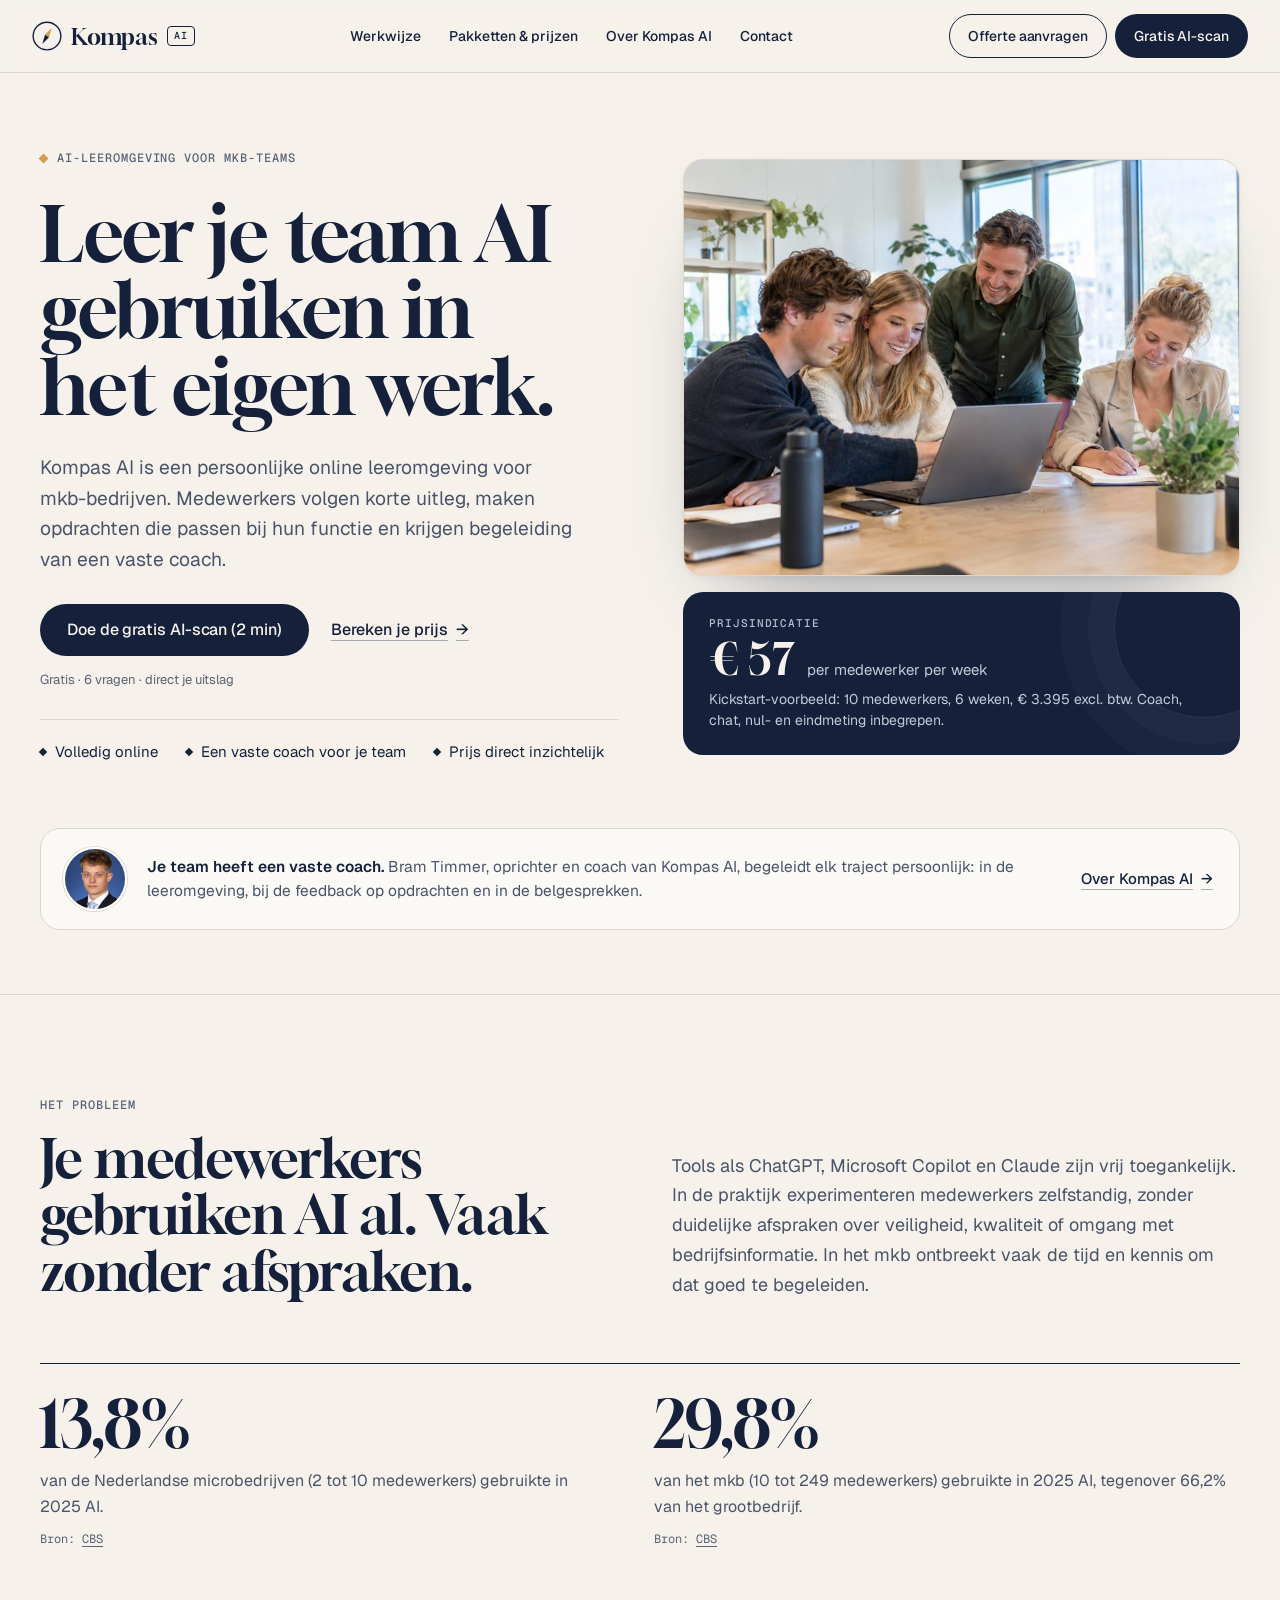
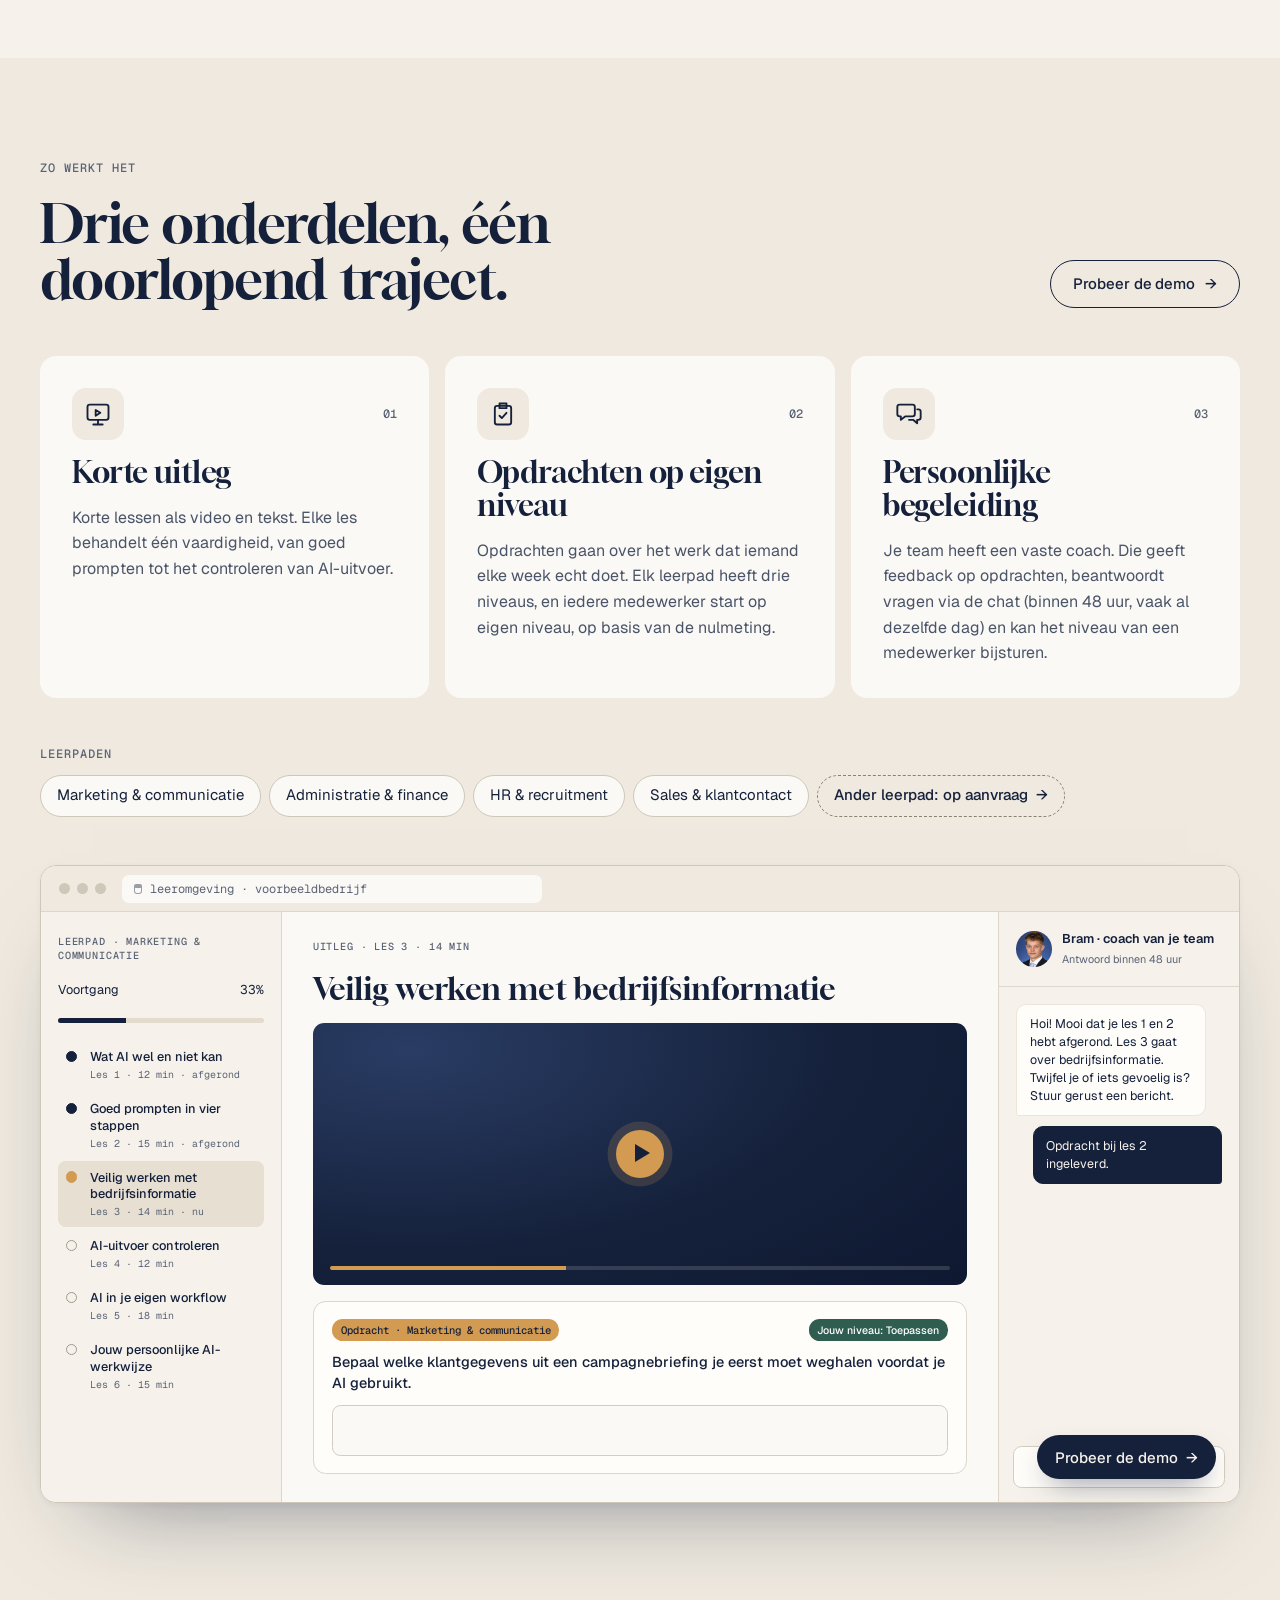
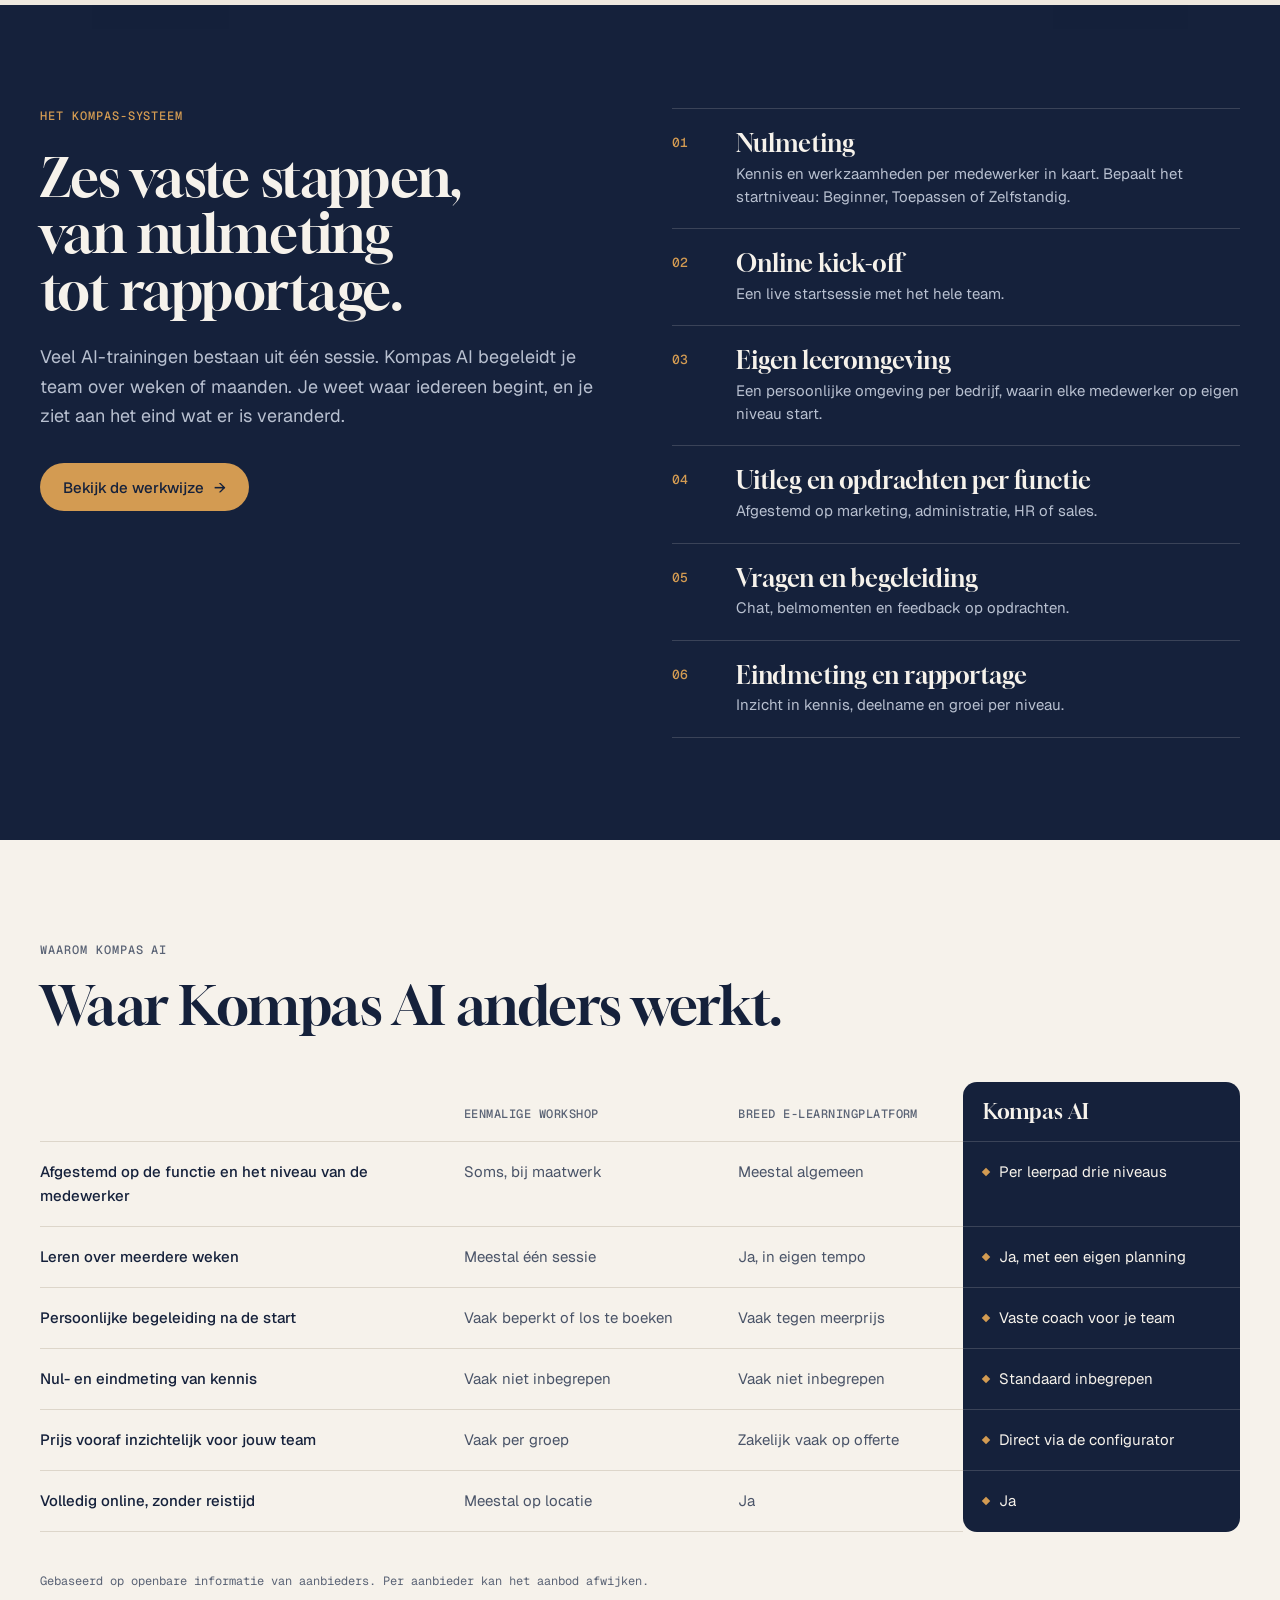
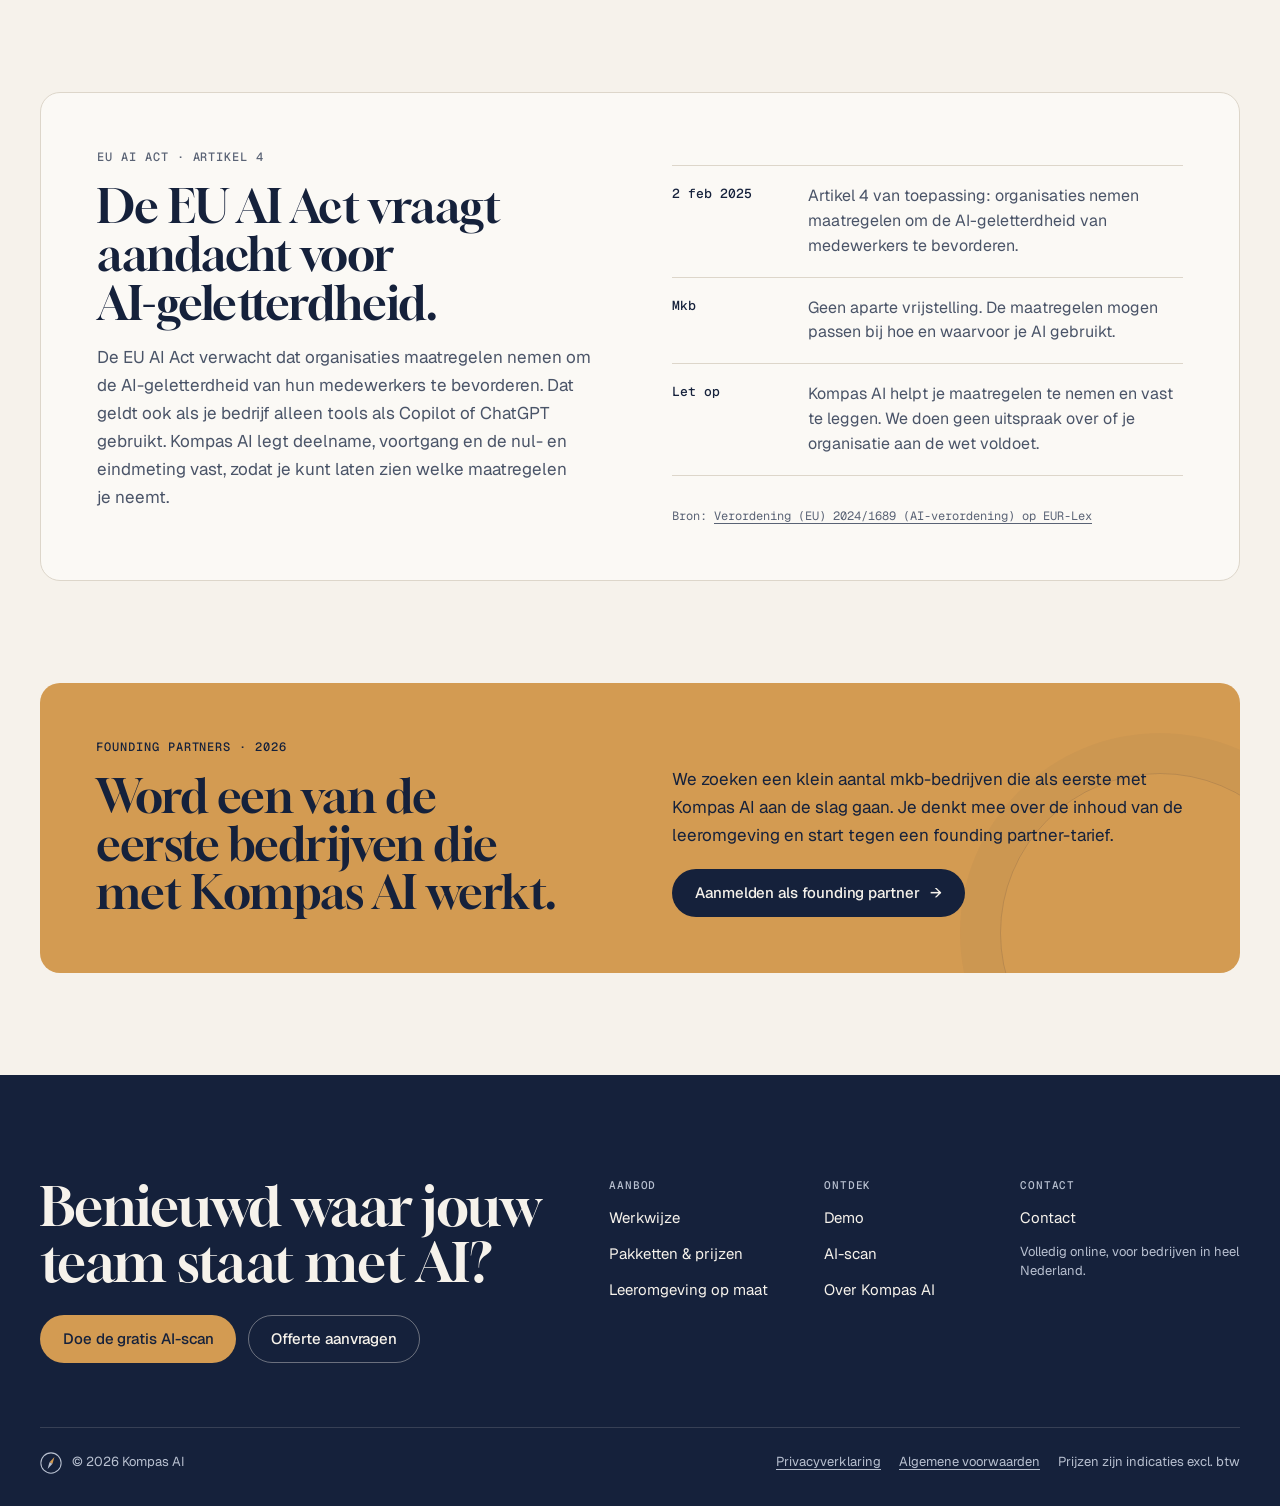
<file: index.html>
<!doctype html>
<html lang="nl">
<head>
<meta charset="utf-8">
<meta name="viewport" content="width=device-width, initial-scale=1">
<title>Kompas AI · AI-leeromgeving voor mkb-teams</title>
<meta name="description" content="Kompas AI is een persoonlijke online leeromgeving voor mkb-bedrijven. Korte uitleg, opdrachten per functie en een vaste coach. Bereken direct je prijs of doe de gratis AI-scan.">
<meta name="theme-color" content="#f6f2eb">
<link rel="icon" href="assets/img/favicon.svg" type="image/svg+xml">
<link rel="icon" href="assets/img/favicon-32.png" sizes="32x32" type="image/png">
<link rel="apple-touch-icon" href="assets/img/apple-touch-icon.png">
<meta property="og:type" content="website">
<meta property="og:locale" content="nl_NL">
<meta property="og:site_name" content="Kompas AI">
<meta property="og:title" content="Kompas AI · Leer je team AI gebruiken in het eigen werk">
<meta property="og:description" content="Persoonlijke online AI-leeromgeving voor mkb-teams: korte uitleg, opdrachten op eigen niveau en een vaste coach.">
<meta property="og:image" content="assets/img/og-image.jpg">
<meta name="twitter:card" content="summary_large_image">
<link rel="preconnect" href="https://fonts.googleapis.com">
<link rel="preconnect" href="https://fonts.gstatic.com" crossorigin>
<link rel="stylesheet" href="https://fonts.googleapis.com/css2?family=Geist:wght@400;500;600&amp;family=Geist+Mono:wght@400;500&amp;family=Gloock&amp;display=swap">
<link rel="stylesheet" href="assets/css/styles.css">
<link rel="preload" as="image" href="assets/img/team-800.jpg" imagesrcset="assets/img/team-800.jpg 800w, assets/img/team-1400.jpg 1400w" imagesizes="(min-width: 1024px) 590px, 100vw">
<script>document.documentElement.className += ' js';</script>
<script src="assets/js/config.js" defer></script>
<script src="assets/js/core.js" defer></script>
<script src="assets/js/site.js" defer></script>
<script type="application/ld+json">
{"@context":"https://schema.org","@type":"Organization","name":"Kompas AI","description":"Persoonlijke online AI-leeromgeving voor mkb-teams, met korte uitleg, opdrachten per functie en een vaste coach.","areaServed":{"@type":"Country","name":"Nederland"},"founder":{"@type":"Person","name":"Bram Timmer"}}
</script>
</head>
<body data-page="home">
<a class="skip-link" href="#main">Naar de inhoud</a>

<header class="site-header" data-header>
  <div class="header__bar">
    <a class="brand" href="index.html" aria-label="Kompas AI, naar de homepage">
      <svg class="brand__mark" viewBox="0 0 32 32" aria-hidden="true"><circle cx="16" cy="16" r="14.75" fill="none" stroke="currentColor" stroke-width="1.5"/><g transform="rotate(30 16 16)"><path d="M16 6 18.5 16h-5z" fill="#d39b52"/><path d="M13.5 16h5L16 26z" fill="currentColor"/></g></svg>
      <span class="brand__name">Kompas</span><span class="brand__tag">AI</span>
    </a>
    <nav class="nav" aria-label="Hoofdmenu">
      <a href="werkwijze.html" data-nav="werkwijze">Werkwijze</a>
      <a href="pakketten.html" data-nav="pakketten">Pakketten &amp; prijzen</a>
      <a href="over.html" data-nav="over">Over Kompas AI</a>
      <a href="contact.html" data-nav="contact">Contact</a>
    </nav>
    <div class="header__actions">
      <a class="header__login" href="#" data-login hidden>Inloggen</a>
      <a class="btn btn--outline btn--sm header__offerte" href="contact.html?type=offerte" data-cta="Offerte">Offerte aanvragen</a>
      <a class="btn btn--primary btn--sm" href="ai-scan.html" data-hide-on-scan><span class="label-lg">Gratis AI-scan</span><span class="label-sm">Gratis scan</span></a>
      <button class="menu-toggle" type="button" data-menu-toggle aria-expanded="false" aria-controls="mobiel-menu" aria-label="Menu openen"><span></span><span></span><span></span></button>
    </div>
  </div>
  <nav class="mobile-menu" id="mobiel-menu" aria-label="Hoofdmenu" hidden>
    <a class="mobile-menu__scan" href="ai-scan.html" data-nav="ai-scan">Gratis AI-scan <span class="arrow" aria-hidden="true">→</span></a>
    <a href="werkwijze.html" data-nav="werkwijze">Werkwijze</a>
    <a href="pakketten.html" data-nav="pakketten">Pakketten &amp; prijzen</a>
    <a href="over.html" data-nav="over">Over Kompas AI</a>
    <a href="contact.html" data-nav="contact">Contact</a>
    <a class="mobile-menu__offerte" href="contact.html?type=offerte" data-cta="Offerte">Offerte aanvragen</a>
    <a class="mobile-menu__login" href="#" data-login hidden>Inloggen</a>
  </nav>
</header>

<main id="main">

  <!-- Hero -->
  <section class="hero">
    <div class="container">
      <div class="hero__grid">
        <div class="hero__copy">
          <p class="eyebrow eyebrow--dot">AI-leeromgeving voor mkb-teams</p>
          <h1 class="display">Leer je team AI gebruiken in het eigen werk.</h1>
          <p class="lead">Kompas AI is een persoonlijke online leeromgeving voor mkb-bedrijven. Medewerkers volgen korte uitleg, maken opdrachten die passen bij hun functie en krijgen begeleiding van een vaste coach.</p>
          <div class="hero__ctas">
            <a class="btn btn--primary btn--lg" href="ai-scan.html">Doe de gratis AI-scan (2 min)</a>
            <a class="link-arrow" href="pakketten.html">Bereken je prijs <span class="arrow" aria-hidden="true">→</span></a>
          </div>
          <p class="hero__micro">Gratis · 6 vragen · direct je uitslag</p>
          <ul class="trust-row">
            <li>Volledig online</li>
            <li>Een vaste coach voor je team</li>
            <li>Prijs direct inzichtelijk</li>
          </ul>
        </div>
        <div class="hero__media">
          <figure class="media media--4x3 hero__photo">
            <img src="assets/img/team-800.jpg" srcset="assets/img/team-800.jpg 800w, assets/img/team-1400.jpg 1400w" sizes="(min-width: 1024px) 590px, 100vw" width="1400" height="1050" alt="Vier collega’s kijken samen naar een laptop aan een vergadertafel" fetchpriority="high">
          </figure>
          <div class="price-anchor">
            <span class="price-anchor__label">Prijsindicatie</span>
            <span class="price-anchor__amount"><span data-anchor="pw">€ 57</span> <small>per medewerker per week</small></span>
            <span class="price-anchor__note">Kickstart-voorbeeld: <span data-anchor="emp">10</span> medewerkers, <span data-anchor="weeks">6</span> weken, <span data-anchor="total">€ 3.395</span> excl. btw. Coach, chat, nul- en eindmeting inbegrepen.</span>
          </div>
        </div>
      </div>

      <div class="coach-band reveal">
        <img class="coach-band__photo" src="assets/img/bram-240.jpg" width="64" height="64" alt="Portret van Bram Timmer" loading="lazy">
        <p class="coach-band__text"><strong>Je team heeft een vaste coach.</strong> Bram Timmer, oprichter en coach van Kompas AI, begeleidt elk traject persoonlijk: in de leeromgeving, bij de feedback op opdrachten en in de belgesprekken.</p>
        <a class="link-arrow link-arrow--sm" href="over.html">Over Kompas AI <span class="arrow" aria-hidden="true">→</span></a>
      </div>
    </div>
  </section>

  <!-- Het probleem -->
  <section class="section section--line">
    <div class="container">
      <div class="split split--end reveal">
        <div class="stack-16">
          <p class="eyebrow">Het probleem</p>
          <h2 class="h2">Je medewerkers gebruiken AI al. Vaak zonder afspraken.</h2>
        </div>
        <p class="text-lg">Tools als ChatGPT, Microsoft Copilot en Claude zijn vrij toegankelijk. In de praktijk experimenteren medewerkers zelfstandig, zonder duidelijke afspraken over veiligheid, kwaliteit of omgang met bedrijfsinformatie. In het mkb ontbreekt vaak de tijd en kennis om dat goed te begeleiden.</p>
      </div>
      <div class="stats" data-stats data-stagger>
        <div class="stat">
          <div class="stat__num">13,8%</div>
          <p class="text">van de Nederlandse microbedrijven (2 tot 10 medewerkers) gebruikte in 2025 AI.</p>
          <span class="stat__src">Bron: <a href="https://www.cbs.nl/nl-nl/longread/rapportages/2026/gebruik-van-ai-technologie-door-nederlandse-microbedrijven" target="_blank" rel="noopener">CBS</a></span>
        </div>
        <div class="stat">
          <div class="stat__num">29,8%</div>
          <p class="text">van het mkb (10 tot 249 medewerkers) gebruikte in 2025 AI, tegenover 66,2% van het grootbedrijf.</p>
          <span class="stat__src">Bron: <a href="https://www.cbs.nl/nl-nl/longread/rapportages/2026/gebruik-van-ai-technologie-door-nederlandse-microbedrijven" target="_blank" rel="noopener">CBS</a></span>
        </div>
        <div class="stat" data-kvk-stat hidden>
          <div class="stat__num">7%</div>
          <p class="text">van de Nederlandse ondernemers is goed op de hoogte van de EU AI Act.</p>
          <span class="stat__src">Bron: KVK, via <span data-bind="kvkBron"></span></span>
        </div>
      </div>
    </div>
  </section>

  <!-- Zo werkt het -->
  <section class="section section--sand">
    <div class="container stack-48">
      <div class="section-head section-head--row reveal">
        <div>
          <p class="eyebrow">Zo werkt het</p>
          <h2 class="h2">Drie onderdelen, één doorlopend traject.</h2>
        </div>
        <a class="btn btn--outline" href="demo.html">Probeer de demo <span class="arrow" aria-hidden="true">→</span></a>
      </div>
      <div class="grid cols-3" data-stagger>
        <article class="card">
          <div class="card__top">
            <span class="icon-tile"><svg viewBox="0 0 24 24" fill="none" stroke="currentColor" stroke-width="1.6" stroke-linecap="round" stroke-linejoin="round" aria-hidden="true"><rect x="3" y="4" width="18" height="13" rx="2"/><path d="M10 8.5v5l4-2.5z"/><path d="M8 21h8M12 17v4"/></svg></span>
            <span class="card__num">01</span>
          </div>
          <h3 class="h3">Korte uitleg</h3>
          <p class="text">Korte lessen als video en tekst. Elke les behandelt één vaardigheid, van goed prompten tot het controleren van AI-uitvoer.</p>
        </article>
        <article class="card">
          <div class="card__top">
            <span class="icon-tile"><svg viewBox="0 0 24 24" fill="none" stroke="currentColor" stroke-width="1.6" stroke-linecap="round" stroke-linejoin="round" aria-hidden="true"><rect x="5" y="5" width="14" height="16" rx="2"/><path d="M9 3h6v4H9z"/><path d="M9 13.5l2 2 4-4.5"/></svg></span>
            <span class="card__num">02</span>
          </div>
          <h3 class="h3">Opdrachten op eigen niveau</h3>
          <p class="text">Opdrachten gaan over het werk dat iemand elke week echt doet. Elk leerpad heeft drie niveaus, en iedere medewerker start op eigen niveau, op basis van de nulmeting.</p>
        </article>
        <article class="card">
          <div class="card__top">
            <span class="icon-tile"><svg viewBox="0 0 24 24" fill="none" stroke="currentColor" stroke-width="1.6" stroke-linecap="round" stroke-linejoin="round" aria-hidden="true"><path d="M4 4h11a2 2 0 0 1 2 2v6a2 2 0 0 1-2 2H9l-4 3v-3H4a2 2 0 0 1-2-2V6a2 2 0 0 1 2-2z"/><path d="M19 8h1a2 2 0 0 1 2 2v5a2 2 0 0 1-2 2h-1v3l-3.5-3H12"/></svg></span>
            <span class="card__num">03</span>
          </div>
          <h3 class="h3">Persoonlijke begeleiding</h3>
          <p class="text">Je team heeft een vaste coach. Die geeft feedback op opdrachten, beantwoordt vragen via de chat (<span data-bind="chatReactietijd">binnen 48 uur, vaak al dezelfde dag</span>) en kan het niveau van een medewerker bijsturen.</p>
        </article>
      </div>
      <div class="stack-12 reveal">
        <span class="eyebrow">Leerpaden</span>
        <div class="chip-row" data-leerpaden="chip">
          <span class="chip" data-lp>Marketing &amp; communicatie</span>
          <span class="chip" data-lp>Administratie &amp; finance</span>
          <span class="chip" data-lp>HR &amp; recruitment</span>
          <span class="chip" data-lp>Sales &amp; klantcontact</span>
          <a class="chip chip--dashed" href="contact.html?type=leerpad-op-aanvraag" data-cta="Leerpad op aanvraag">Ander leerpad: op aanvraag <span class="arrow" aria-hidden="true">→</span></a>
        </div>
      </div>

      <a class="shot reveal" href="demo.html" aria-label="Probeer de demo van de leeromgeving">
        <div class="window" aria-hidden="true">
          <div class="window__bar"><span class="window__dots"><i></i><i></i><i></i></span><span class="window__url">leeromgeving · voorbeeldbedrijf</span></div>
          <div class="mock">
            <div class="mock__side">
              <span class="mock__label">Leerpad · Marketing &amp; communicatie</span>
              <div class="mock__prog"><span>Voortgang</span><span class="mono">33%</span></div>
              <div class="mock__track"><i></i></div>
              <ul class="mock__lessons">
                <li class="done"><span>Wat AI wel en niet kan<small>Les 1 · 12 min · afgerond</small></span></li>
                <li class="done"><span>Goed prompten in vier stappen<small>Les 2 · 15 min · afgerond</small></span></li>
                <li class="now"><span>Veilig werken met bedrijfsinformatie<small>Les 3 · 14 min · nu</small></span></li>
                <li><span>AI-uitvoer controleren<small>Les 4 · 12 min</small></span></li>
                <li><span>AI in je eigen workflow<small>Les 5 · 18 min</small></span></li>
                <li><span>Jouw persoonlijke AI-werkwijze<small>Les 6 · 15 min</small></span></li>
              </ul>
            </div>
            <div class="mock__main">
              <span class="mock__label">Uitleg · Les 3 · 14 min</span>
              <span class="mock__title">Veilig werken met bedrijfsinformatie</span>
              <div class="mock__video"><span class="mock__play"></span></div>
              <div class="mock__task">
                <div class="mock__badges"><span class="b1">Opdracht · Marketing &amp; communicatie</span><span class="b2">Jouw niveau: Toepassen</span></div>
                <p>Bepaal welke klantgegevens uit een campagnebriefing je eerst moet weghalen voordat je AI gebruikt.</p>
                <div class="mock__input"></div>
              </div>
            </div>
            <div class="mock__chat">
              <div class="mock__coach"><img src="assets/img/bram-240.jpg" alt="" width="40" height="40" loading="lazy"><span><b>Bram · coach van je team</b><small>Antwoord binnen 48 uur</small></span></div>
              <div class="mock__msgs">
                <div class="mock__msg">Hoi! Mooi dat je les 1 en 2 hebt afgerond. Les 3 gaat over bedrijfsinformatie. Twijfel je of iets gevoelig is? Stuur gerust een bericht.</div>
                <div class="mock__msg mock__msg--me">Opdracht bij les 2 ingeleverd.</div>
              </div>
              <div class="mock__send"></div>
            </div>
          </div>
        </div>
        <span class="shot__cta">Probeer de demo <span class="arrow" aria-hidden="true">→</span></span>
      </a>
    </div>
  </section>

  <!-- Het Kompas-systeem -->
  <section class="section section--ink on-ink">
    <div class="container split">
      <div class="stack-24 reveal" style="align-items:flex-start">
        <p class="eyebrow">Het Kompas-systeem</p>
        <h2 class="h2">Zes vaste stappen, van nulmeting tot rapportage.</h2>
        <p class="text-lg">Veel AI-trainingen bestaan uit één sessie. Kompas AI begeleidt je team over weken of maanden. Je weet waar iedereen begint, en je ziet aan het eind wat er is veranderd.</p>
        <a class="btn btn--accent" href="werkwijze.html" style="margin-top:8px">Bekijk de werkwijze <span class="arrow" aria-hidden="true">→</span></a>
      </div>
      <ol class="step-rows" data-stagger>
        <li><span class="step-rows__n">01</span><div><div class="step-rows__t">Nulmeting</div><div class="step-rows__d">Kennis en werkzaamheden per medewerker in kaart. Bepaalt het startniveau: Beginner, Toepassen of Zelfstandig.</div></div></li>
        <li><span class="step-rows__n">02</span><div><div class="step-rows__t">Online kick-off</div><div class="step-rows__d">Een live startsessie met het hele team.</div></div></li>
        <li><span class="step-rows__n">03</span><div><div class="step-rows__t">Eigen leeromgeving</div><div class="step-rows__d">Een persoonlijke omgeving per bedrijf, waarin elke medewerker op eigen niveau start.</div></div></li>
        <li><span class="step-rows__n">04</span><div><div class="step-rows__t">Uitleg en opdrachten per functie</div><div class="step-rows__d">Afgestemd op marketing, administratie, HR of sales.</div></div></li>
        <li><span class="step-rows__n">05</span><div><div class="step-rows__t">Vragen en begeleiding</div><div class="step-rows__d">Chat, belmomenten en feedback op opdrachten.</div></div></li>
        <li><span class="step-rows__n">06</span><div><div class="step-rows__t">Eindmeting en rapportage</div><div class="step-rows__d">Inzicht in kennis, deelname en groei per niveau.</div></div></li>
      </ol>
    </div>
  </section>

  <!-- Waarom Kompas AI -->
  <section class="section">
    <div class="container stack-40">
      <div class="section-head reveal">
        <p class="eyebrow">Waarom Kompas AI</p>
        <h2 class="h2">Waar Kompas AI anders werkt.</h2>
      </div>
      <div class="compare reveal">
        <table class="compare-table">
          <caption class="sr-only">Vergelijking van Kompas AI met een eenmalige workshop en een breed e-learningplatform</caption>
          <thead>
            <tr><td></td><th scope="col">Eenmalige workshop</th><th scope="col">Breed e-learningplatform</th><th scope="col" class="is-kompas">Kompas AI</th></tr>
          </thead>
          <tbody>
            <tr><th scope="row">Afgestemd op de functie en het niveau van de medewerker</th><td>Soms, bij maatwerk</td><td>Meestal algemeen</td><td class="is-kompas">Per leerpad drie niveaus</td></tr>
            <tr><th scope="row">Leren over meerdere weken</th><td>Meestal één sessie</td><td>Ja, in eigen tempo</td><td class="is-kompas">Ja, met een eigen planning</td></tr>
            <tr><th scope="row">Persoonlijke begeleiding na de start</th><td>Vaak beperkt of los te boeken</td><td>Vaak tegen meerprijs</td><td class="is-kompas">Vaste coach voor je team</td></tr>
            <tr><th scope="row">Nul- en eindmeting van kennis</th><td>Vaak niet inbegrepen</td><td>Vaak niet inbegrepen</td><td class="is-kompas">Standaard inbegrepen</td></tr>
            <tr><th scope="row">Prijs vooraf inzichtelijk voor jouw team</th><td>Vaak per groep</td><td>Zakelijk vaak op offerte</td><td class="is-kompas">Direct via de configurator</td></tr>
            <tr><th scope="row">Volledig online, zonder reistijd</th><td>Meestal op locatie</td><td>Ja</td><td class="is-kompas">Ja</td></tr>
          </tbody>
        </table>
        <div class="compare-cards">
          <div class="compare-card"><h3>Afgestemd op de functie en het niveau van de medewerker</h3><div class="compare-card__k"><span>Kompas AI</span><span>Per leerpad drie niveaus</span></div><div class="compare-card__o"><div><span>Eenmalige workshop</span><span>Soms, bij maatwerk</span></div><div><span>E-learningplatform</span><span>Meestal algemeen</span></div></div></div>
          <div class="compare-card"><h3>Leren over meerdere weken</h3><div class="compare-card__k"><span>Kompas AI</span><span>Ja, met een eigen planning</span></div><div class="compare-card__o"><div><span>Eenmalige workshop</span><span>Meestal één sessie</span></div><div><span>E-learningplatform</span><span>Ja, in eigen tempo</span></div></div></div>
          <div class="compare-card"><h3>Persoonlijke begeleiding na de start</h3><div class="compare-card__k"><span>Kompas AI</span><span>Vaste coach voor je team</span></div><div class="compare-card__o"><div><span>Eenmalige workshop</span><span>Vaak beperkt of los te boeken</span></div><div><span>E-learningplatform</span><span>Vaak tegen meerprijs</span></div></div></div>
          <div class="compare-card"><h3>Nul- en eindmeting van kennis</h3><div class="compare-card__k"><span>Kompas AI</span><span>Standaard inbegrepen</span></div><div class="compare-card__o"><div><span>Eenmalige workshop</span><span>Vaak niet inbegrepen</span></div><div><span>E-learningplatform</span><span>Vaak niet inbegrepen</span></div></div></div>
          <div class="compare-card"><h3>Prijs vooraf inzichtelijk voor jouw team</h3><div class="compare-card__k"><span>Kompas AI</span><span>Direct via de configurator</span></div><div class="compare-card__o"><div><span>Eenmalige workshop</span><span>Vaak per groep</span></div><div><span>E-learningplatform</span><span>Zakelijk vaak op offerte</span></div></div></div>
          <div class="compare-card"><h3>Volledig online, zonder reistijd</h3><div class="compare-card__k"><span>Kompas AI</span><span>Ja</span></div><div class="compare-card__o"><div><span>Eenmalige workshop</span><span>Meestal op locatie</span></div><div><span>E-learningplatform</span><span>Ja</span></div></div></div>
        </div>
      </div>
      <p class="mono-sm">Gebaseerd op openbare informatie van aanbieders<span data-bind="cmpDatum"></span>. Per aanbieder kan het aanbod afwijken.</p>
    </div>
  </section>

  <!-- EU AI Act — [CONTROLEER bij EUR-Lex voor publicatie] -->
  <section class="section section--flush-top">
    <div class="container">
      <div class="ai-act split reveal" data-check="[CONTROLEER bij EUR-Lex voor publicatie]">
        <div class="stack-16">
          <p class="eyebrow">EU AI Act · artikel 4</p>
          <h2 class="h2 h2--sm">De EU AI Act vraagt aandacht voor AI-geletterdheid.</h2>
          <p class="text-md">De EU AI Act verwacht dat organisaties maatregelen nemen om de AI-geletterdheid van hun medewerkers te bevorderen. Dat geldt ook als je bedrijf alleen tools als Copilot of ChatGPT gebruikt. Kompas AI legt deelname, voortgang en de nul- en eindmeting vast, zodat je kunt laten zien welke maatregelen je neemt.</p>
        </div>
        <div class="stack-16">
          <dl class="def-rows">
            <div><dt>2 feb 2025</dt><dd>Artikel 4 van toepassing: organisaties nemen maatregelen om de AI-geletterdheid van medewerkers te bevorderen.</dd></div>
            <div><dt>Mkb</dt><dd>Geen aparte vrijstelling. De maatregelen mogen passen bij hoe en waarvoor je AI gebruikt.</dd></div>
            <div><dt>Let op</dt><dd>Kompas AI helpt je maatregelen te nemen en vast te leggen. We doen geen uitspraak over of je organisatie aan de wet voldoet.</dd></div>
          </dl>
          <p class="source-link">Bron: <a href="https://eur-lex.europa.eu/eli/reg/2024/1689/oj" target="_blank" rel="noopener">Verordening (EU) 2024/1689 (AI-verordening) op EUR-Lex</a></p>
        </div>
      </div>
    </div>
  </section>

  <!-- Founding partners -->
  <section class="section section--flush-top" data-founding>
    <div class="container">
      <div class="founding split split--end reveal">
        <div class="stack-16">
          <p class="eyebrow">Founding partners · 2026</p>
          <h2 class="h2 h2--sm">Word een van de eerste bedrijven die met Kompas AI werkt.</h2>
        </div>
        <div class="stack-20" style="align-items:flex-start">
          <p class="text-md" style="color:var(--ink)">We zoeken een klein aantal mkb-bedrijven die als eerste met Kompas AI aan de slag gaan. Je denkt mee over de inhoud van de leeromgeving en start tegen een founding partner-tarief.</p>
          <a class="btn btn--primary" href="contact.html?type=founding-partner" data-cta="Founding partner">Aanmelden als founding partner <span class="arrow" aria-hidden="true">→</span></a>
        </div>
      </div>
    </div>
  </section>

</main>

<footer class="site-footer">
  <div class="container footer__inner">
    <div class="footer__top">
      <div class="footer__cta">
        <h2 class="h2">Benieuwd waar jouw team staat met AI?</h2>
        <div class="row">
          <a class="btn btn--accent" href="ai-scan.html" data-hide-on-scan>Doe de gratis AI-scan</a>
          <a class="btn btn--ghost-light" href="contact.html?type=offerte" data-cta="Offerte">Offerte aanvragen</a>
        </div>
      </div>
      <div class="footer__cols">
        <div class="footer__col"><span class="footer__head">Aanbod</span><a href="werkwijze.html">Werkwijze</a><a href="pakketten.html">Pakketten &amp; prijzen</a><a href="leeromgeving-op-maat.html">Leeromgeving op maat</a></div>
        <div class="footer__col"><span class="footer__head">Ontdek</span><a href="demo.html">Demo</a><a href="ai-scan.html">AI-scan</a><a href="over.html">Over Kompas AI</a><a href="#" data-login hidden>Inloggen</a></div>
        <div class="footer__col"><span class="footer__head">Contact</span><a href="contact.html" data-cta="Kennismaking">Contact</a><a href="#" data-email data-if="contactEmail" hidden></a><p class="footer__note">Volledig online, voor bedrijven in heel Nederland.</p></div>
      </div>
    </div>
    <div class="footer__bottom">
      <div class="footer__legal">
        <svg class="footer__mark" viewBox="0 0 32 32" aria-hidden="true"><circle cx="16" cy="16" r="14.75" fill="none" stroke="currentColor" stroke-width="1.5"/><g transform="rotate(30 16 16)"><path d="M16 6 18.5 16h-5z" fill="#d39b52"/><path d="M13.5 16h5L16 26z" fill="currentColor"/></g></svg>
        <span>© <span data-year>2026</span> Kompas AI</span><span data-bedrijfsregel hidden></span>
      </div>
      <div class="footer__links"><a href="privacy.html">Privacyverklaring</a><a href="voorwaarden.html">Algemene voorwaarden</a><span>Prijzen zijn indicaties excl. btw</span></div>
    </div>
  </div>
</footer>
<!-- Cloudflare Web Analytics --><script type='module' src='https://static.cloudflareinsights.com/beacon.min.js' data-cf-beacon='{"token": "598e565c293a40a98e3f20c729a58fe7"}'></script><!-- End Cloudflare Web Analytics -->
</body>
</html>
</file>
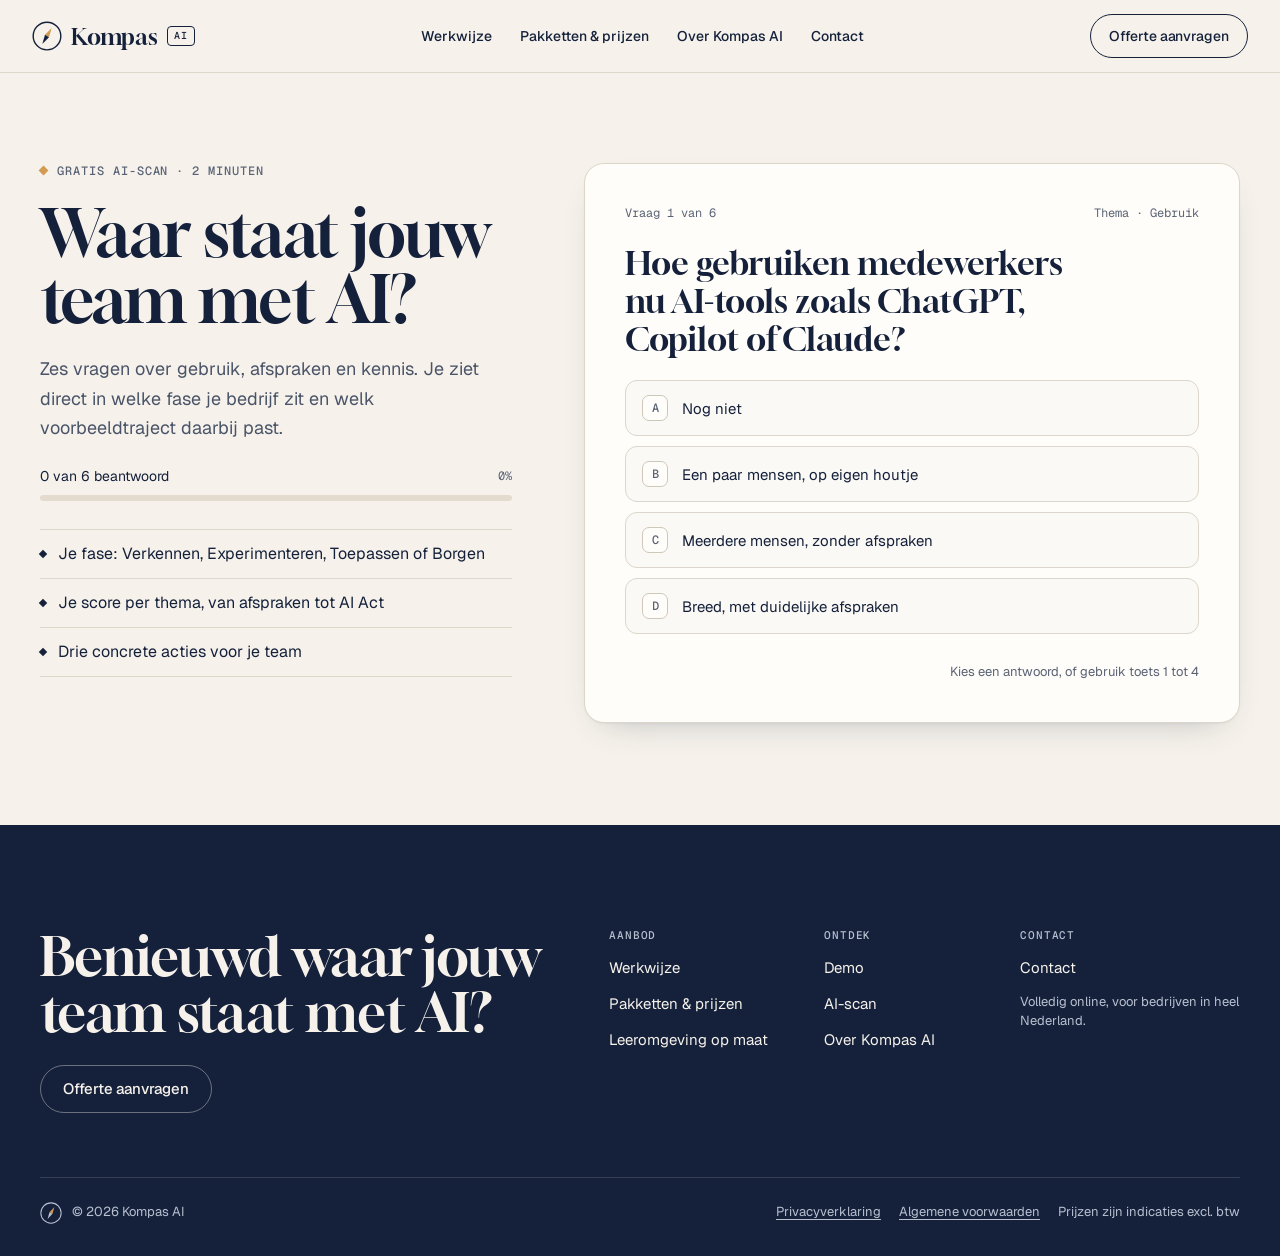
<file: ai-scan.html>
<!doctype html>
<html lang="nl">
<head>
<meta charset="utf-8">
<meta name="viewport" content="width=device-width, initial-scale=1">
<title>Gratis AI-scan · Waar staat jouw team met AI? · Kompas AI</title>
<meta name="description" content="Doe de gratis AI-scan: zes vragen over gebruik, afspraken en kennis. Je ziet direct in welke fase je bedrijf zit, je score per thema en drie concrete acties.">
<meta name="theme-color" content="#f6f2eb">
<link rel="icon" href="assets/img/favicon.svg" type="image/svg+xml">
<link rel="icon" href="assets/img/favicon-32.png" sizes="32x32" type="image/png">
<link rel="apple-touch-icon" href="assets/img/apple-touch-icon.png">
<meta property="og:type" content="website">
<meta property="og:locale" content="nl_NL">
<meta property="og:site_name" content="Kompas AI">
<meta property="og:title" content="Gratis AI-scan · Waar staat jouw team met AI?">
<meta property="og:description" content="Zes vragen, twee minuten. Direct je fase en drie concrete acties.">
<meta property="og:image" content="assets/img/og-image.jpg">
<meta name="twitter:card" content="summary_large_image">
<link rel="preconnect" href="https://fonts.googleapis.com">
<link rel="preconnect" href="https://fonts.gstatic.com" crossorigin>
<link rel="stylesheet" href="https://fonts.googleapis.com/css2?family=Geist:wght@400;500;600&amp;family=Geist+Mono:wght@400;500&amp;family=Gloock&amp;display=swap">
<link rel="stylesheet" href="assets/css/styles.css">
<script>document.documentElement.className += ' js';</script>
<script src="assets/js/config.js" defer></script>
<script src="assets/js/core.js" defer></script>
<script src="assets/js/site.js" defer></script>
<script src="assets/js/forms.js" defer></script>
<script src="assets/js/scan.js" defer></script>
</head>
<body data-page="ai-scan">
<a class="skip-link" href="#main">Naar de inhoud</a>

<header class="site-header" data-header>
  <div class="header__bar">
    <a class="brand" href="index.html" aria-label="Kompas AI, naar de homepage">
      <svg class="brand__mark" viewBox="0 0 32 32" aria-hidden="true"><circle cx="16" cy="16" r="14.75" fill="none" stroke="currentColor" stroke-width="1.5"/><g transform="rotate(30 16 16)"><path d="M16 6 18.5 16h-5z" fill="#d39b52"/><path d="M13.5 16h5L16 26z" fill="currentColor"/></g></svg>
      <span class="brand__name">Kompas</span><span class="brand__tag">AI</span>
    </a>
    <nav class="nav" aria-label="Hoofdmenu">
      <a href="werkwijze.html" data-nav="werkwijze">Werkwijze</a>
      <a href="pakketten.html" data-nav="pakketten">Pakketten &amp; prijzen</a>
      <a href="over.html" data-nav="over">Over Kompas AI</a>
      <a href="contact.html" data-nav="contact">Contact</a>
    </nav>
    <div class="header__actions">
      <a class="header__login" href="#" data-login hidden>Inloggen</a>
      <a class="btn btn--outline btn--sm header__offerte" href="contact.html?type=offerte" data-cta="Offerte">Offerte aanvragen</a>
      <a class="btn btn--primary btn--sm" href="ai-scan.html" data-hide-on-scan><span class="label-lg">Gratis AI-scan</span><span class="label-sm">Gratis scan</span></a>
      <button class="menu-toggle" type="button" data-menu-toggle aria-expanded="false" aria-controls="mobiel-menu" aria-label="Menu openen"><span></span><span></span><span></span></button>
    </div>
  </div>
  <nav class="mobile-menu" id="mobiel-menu" aria-label="Hoofdmenu" hidden>
    <a class="mobile-menu__scan" href="ai-scan.html" data-nav="ai-scan">Gratis AI-scan <span class="arrow" aria-hidden="true">→</span></a>
    <a href="werkwijze.html" data-nav="werkwijze">Werkwijze</a>
    <a href="pakketten.html" data-nav="pakketten">Pakketten &amp; prijzen</a>
    <a href="over.html" data-nav="over">Over Kompas AI</a>
    <a href="contact.html" data-nav="contact">Contact</a>
    <a class="mobile-menu__offerte" href="contact.html?type=offerte" data-cta="Offerte">Offerte aanvragen</a>
    <a class="mobile-menu__login" href="#" data-login hidden>Inloggen</a>
  </nav>
</header>

<main id="main">
  <section class="container scan">
    <div class="scan__intro">
      <p class="eyebrow eyebrow--dot">Gratis AI-scan · 2 minuten</p>
      <h1 class="title title--md">Waar staat jouw team met AI?</h1>
      <p class="text-lg">Zes vragen over gebruik, afspraken en kennis. Je ziet direct in welke fase je bedrijf zit en welk voorbeeldtraject daarbij past.</p>
      <div class="stack-8">
        <div class="row" style="justify-content:space-between;font-size:14px"><span><span data-scan-count>0</span> van 6 beantwoord</span><span class="mono-sm" data-scan-pct>0%</span></div>
        <div class="progress progress--gold"><i data-scan-bar style="width:0"></i></div>
      </div>
      <ul class="check-list" style="margin-top:6px">
        <li>Je fase: Verkennen, Experimenteren, Toepassen of Borgen</li>
        <li>Je score per thema, van afspraken tot AI Act</li>
        <li>Drie concrete acties voor je team</li>
      </ul>
    </div>

    <div aria-live="polite">
      <div class="scan__card" data-scan>
        <noscript><p class="text">Zet JavaScript aan om de AI-scan te doen. Je kunt ook direct <a href="contact.html">contact opnemen</a>.</p></noscript>
      </div>
      <div data-scan-result hidden></div>
    </div>
  </section>
</main>

<footer class="site-footer">
  <div class="container footer__inner">
    <div class="footer__top">
      <div class="footer__cta">
        <h2 class="h2">Benieuwd waar jouw team staat met AI?</h2>
        <div class="row">
          <a class="btn btn--accent" href="ai-scan.html" data-hide-on-scan>Doe de gratis AI-scan</a>
          <a class="btn btn--ghost-light" href="contact.html?type=offerte" data-cta="Offerte">Offerte aanvragen</a>
        </div>
      </div>
      <div class="footer__cols">
        <div class="footer__col"><span class="footer__head">Aanbod</span><a href="werkwijze.html">Werkwijze</a><a href="pakketten.html">Pakketten &amp; prijzen</a><a href="leeromgeving-op-maat.html">Leeromgeving op maat</a></div>
        <div class="footer__col"><span class="footer__head">Ontdek</span><a href="demo.html">Demo</a><a href="ai-scan.html">AI-scan</a><a href="over.html">Over Kompas AI</a><a href="#" data-login hidden>Inloggen</a></div>
        <div class="footer__col"><span class="footer__head">Contact</span><a href="contact.html" data-cta="Kennismaking">Contact</a><a href="#" data-email data-if="contactEmail" hidden></a><p class="footer__note">Volledig online, voor bedrijven in heel Nederland.</p></div>
      </div>
    </div>
    <div class="footer__bottom">
      <div class="footer__legal">
        <svg class="footer__mark" viewBox="0 0 32 32" aria-hidden="true"><circle cx="16" cy="16" r="14.75" fill="none" stroke="currentColor" stroke-width="1.5"/><g transform="rotate(30 16 16)"><path d="M16 6 18.5 16h-5z" fill="#d39b52"/><path d="M13.5 16h5L16 26z" fill="currentColor"/></g></svg>
        <span>© <span data-year>2026</span> Kompas AI</span><span data-bedrijfsregel hidden></span>
      </div>
      <div class="footer__links"><a href="privacy.html">Privacyverklaring</a><a href="voorwaarden.html">Algemene voorwaarden</a><span>Prijzen zijn indicaties excl. btw</span></div>
    </div>
  </div>
</footer>
<!-- Cloudflare Web Analytics --><script type='module' src='https://static.cloudflareinsights.com/beacon.min.js' data-cf-beacon='{"token": "598e565c293a40a98e3f20c729a58fe7"}'></script><!-- End Cloudflare Web Analytics -->
</body>
</html>
</file>
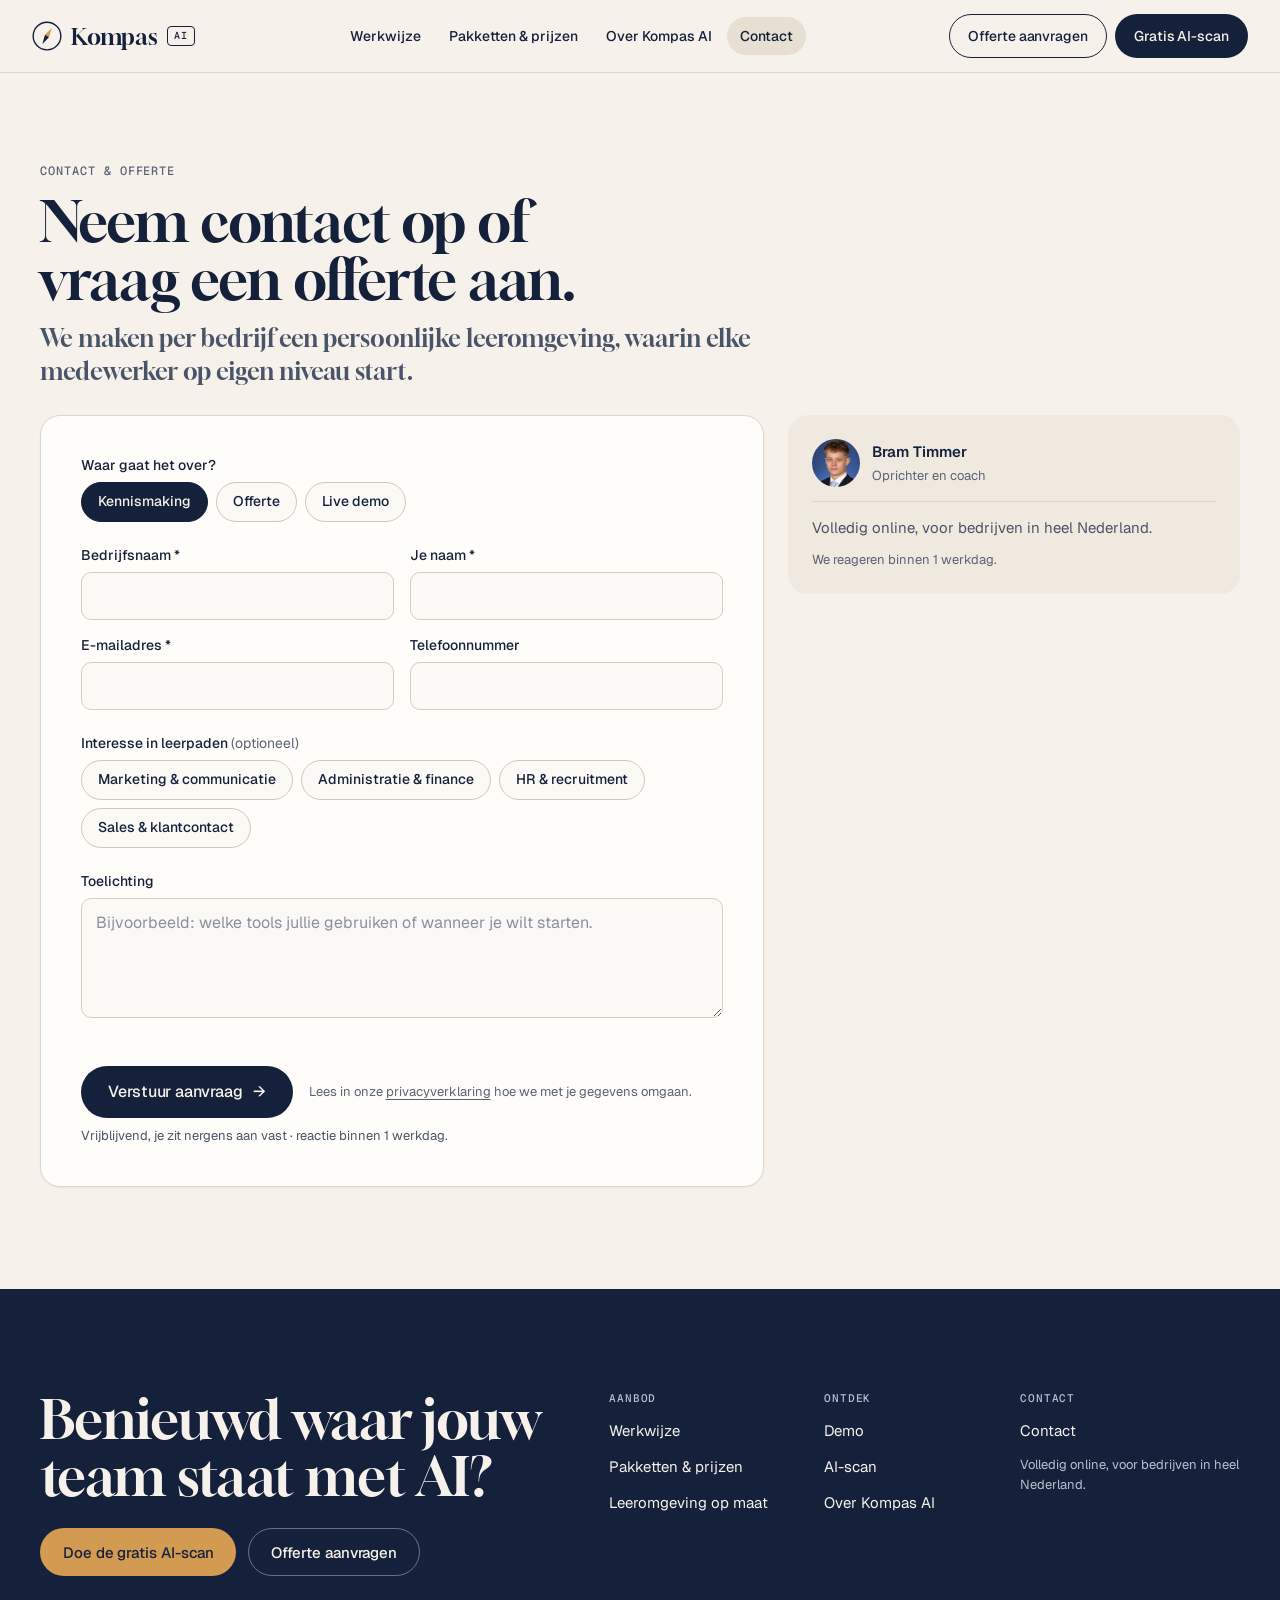
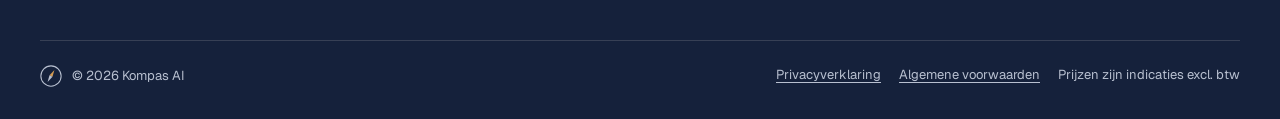
<file: contact.html>
<!doctype html>
<html lang="nl">
<head>
<meta charset="utf-8">
<meta name="viewport" content="width=device-width, initial-scale=1">
<title>Contact en offerte · Kompas AI</title>
<meta name="description" content="Neem contact op met Kompas AI of vraag een vrijblijvende offerte aan. Je configuratie en planning gaan direct mee met je aanvraag.">
<meta name="theme-color" content="#f6f2eb">
<link rel="icon" href="assets/img/favicon.svg" type="image/svg+xml">
<link rel="icon" href="assets/img/favicon-32.png" sizes="32x32" type="image/png">
<link rel="apple-touch-icon" href="assets/img/apple-touch-icon.png">
<meta property="og:type" content="website">
<meta property="og:locale" content="nl_NL">
<meta property="og:site_name" content="Kompas AI">
<meta property="og:title" content="Contact en offerte · Kompas AI">
<meta property="og:description" content="Neem contact op of vraag een offerte aan.">
<meta property="og:image" content="assets/img/og-image.jpg">
<meta name="twitter:card" content="summary_large_image">
<link rel="preconnect" href="https://fonts.googleapis.com">
<link rel="preconnect" href="https://fonts.gstatic.com" crossorigin>
<link rel="stylesheet" href="https://fonts.googleapis.com/css2?family=Geist:wght@400;500;600&amp;family=Geist+Mono:wght@400;500&amp;family=Gloock&amp;display=swap">
<link rel="stylesheet" href="assets/css/styles.css">
<script>document.documentElement.className += ' js';</script>
<script src="assets/js/config.js" defer></script>
<script src="assets/js/core.js" defer></script>
<script src="assets/js/site.js" defer></script>
<script src="assets/js/planner.js" defer></script>
<script src="assets/js/forms.js" defer></script>
<script src="assets/js/contact.js" defer></script>
</head>
<body data-page="contact">
<a class="skip-link" href="#main">Naar de inhoud</a>

<header class="site-header" data-header>
  <div class="header__bar">
    <a class="brand" href="index.html" aria-label="Kompas AI, naar de homepage">
      <svg class="brand__mark" viewBox="0 0 32 32" aria-hidden="true"><circle cx="16" cy="16" r="14.75" fill="none" stroke="currentColor" stroke-width="1.5"/><g transform="rotate(30 16 16)"><path d="M16 6 18.5 16h-5z" fill="#d39b52"/><path d="M13.5 16h5L16 26z" fill="currentColor"/></g></svg>
      <span class="brand__name">Kompas</span><span class="brand__tag">AI</span>
    </a>
    <nav class="nav" aria-label="Hoofdmenu">
      <a href="werkwijze.html" data-nav="werkwijze">Werkwijze</a>
      <a href="pakketten.html" data-nav="pakketten">Pakketten &amp; prijzen</a>
      <a href="over.html" data-nav="over">Over Kompas AI</a>
      <a href="contact.html" data-nav="contact">Contact</a>
    </nav>
    <div class="header__actions">
      <a class="header__login" href="#" data-login hidden>Inloggen</a>
      <a class="btn btn--outline btn--sm header__offerte" href="contact.html?type=offerte" data-cta="Offerte">Offerte aanvragen</a>
      <a class="btn btn--primary btn--sm" href="ai-scan.html" data-hide-on-scan><span class="label-lg">Gratis AI-scan</span><span class="label-sm">Gratis scan</span></a>
      <button class="menu-toggle" type="button" data-menu-toggle aria-expanded="false" aria-controls="mobiel-menu" aria-label="Menu openen"><span></span><span></span><span></span></button>
    </div>
  </div>
  <nav class="mobile-menu" id="mobiel-menu" aria-label="Hoofdmenu" hidden>
    <a class="mobile-menu__scan" href="ai-scan.html" data-nav="ai-scan">Gratis AI-scan <span class="arrow" aria-hidden="true">→</span></a>
    <a href="werkwijze.html" data-nav="werkwijze">Werkwijze</a>
    <a href="pakketten.html" data-nav="pakketten">Pakketten &amp; prijzen</a>
    <a href="over.html" data-nav="over">Over Kompas AI</a>
    <a href="contact.html" data-nav="contact">Contact</a>
    <a class="mobile-menu__offerte" href="contact.html?type=offerte" data-cta="Offerte">Offerte aanvragen</a>
    <a class="mobile-menu__login" href="#" data-login hidden>Inloggen</a>
  </nav>
</header>

<main id="main">
  <!-- Formulier -->
  <div data-view="form">
    <section class="container page-head" style="padding-bottom:28px;gap:14px">
      <p class="eyebrow">Contact &amp; offerte</p>
      <h1 class="title" id="form-titel" style="font-size:clamp(36px,4.4vw,60px);max-width:900px">Neem contact op of vraag een offerte aan.</h1>
      <p class="serif-lead" style="max-width:760px">We maken per bedrijf een persoonlijke leeromgeving, waarin elke medewerker op eigen niveau start.</p>
    </section>

    <div class="container contact-layout">
      <div class="stack-16" style="min-width:0">
        <form class="form-card" id="aanvraag" novalidate aria-labelledby="form-titel">
          <span class="test-notice" data-show="testMode" hidden>Testmodus: dit formulier verstuurt nog niets</span>
          <div class="stack-8" role="group" aria-labelledby="type-label">
            <span class="field-label" id="type-label">Waar gaat het over?</span>
            <div class="chip-row" data-list="formTypes"></div>
          </div>
          <div class="form-grid">
            <div class="field">
              <label class="field__label" for="f-bedrijf">Bedrijfsnaam *</label>
              <input class="input" id="f-bedrijf" name="bedrijf" type="text" autocomplete="organization" aria-required="true" data-attr="aria-invalid:ai.bedrijf;aria-describedby:ad.bedrijf">
              <span class="field__error" id="f-bedrijf-fout" data-show="err.bedrijf" hidden>Vul de bedrijfsnaam in.</span>
            </div>
            <div class="field">
              <label class="field__label" for="f-naam">Je naam *</label>
              <input class="input" id="f-naam" name="naam" type="text" autocomplete="name" aria-required="true" data-attr="aria-invalid:ai.naam;aria-describedby:ad.naam">
              <span class="field__error" id="f-naam-fout" data-show="err.naam" hidden>Vul je naam in.</span>
            </div>
            <div class="field">
              <label class="field__label" for="f-email">E-mailadres *</label>
              <input class="input" id="f-email" name="email" type="email" autocomplete="email" aria-required="true" data-attr="aria-invalid:ai.email;aria-describedby:ad.email">
              <span class="field__error" id="f-email-fout" data-show="err.email" hidden>Vul een geldig e-mailadres in, bijvoorbeeld naam@bedrijf.nl.</span>
            </div>
            <div class="field">
              <label class="field__label" for="f-telefoon">Telefoonnummer</label>
              <input class="input" id="f-telefoon" name="telefoon" type="tel" autocomplete="tel">
            </div>
          </div>

          <div class="stack-8" role="group" aria-labelledby="lp-label" data-show="isB" hidden>
            <span class="field-label" id="lp-label">Voor welke leerpaden?</span>
            <div class="chip-row" data-list="lpChips"></div>
            <span class="field__hint">Gekoppeld aan je configuratie. We verdelen de medewerkers automatisch; het aantal per leerpad pas je aan bij Pakketten &amp; prijzen.</span>
          </div>
          <div class="field" data-show="anderField" hidden>
            <label class="field__label" for="f-ander">Ander leerpad: welke functie of afdeling?</label>
            <input class="input" id="f-ander" type="text" placeholder="Bijvoorbeeld: klantenservice">
          </div>
          <div class="stack-8" role="group" aria-labelledby="lpi-label" data-show="isA">
            <span class="field-label" id="lpi-label">Interesse in leerpaden <span style="font-weight:400;color:var(--text-3)">(optioneel)</span></span>
            <div class="chip-row" data-list="lpiChips"></div>
          </div>

          <div class="field">
            <label class="field__label" for="f-bericht">Toelichting</label>
            <textarea class="textarea" id="f-bericht" name="bericht" placeholder="Bijvoorbeeld: welke tools jullie gebruiken of wanneer je wilt starten."></textarea>
          </div>
          <label class="checkbox" data-show="showCfgOpt" hidden>
            <input type="checkbox" id="f-config">
            <span class="checkbox__box" aria-hidden="true"><svg viewBox="0 0 12 12"><path d="M2.5 6.2 5 8.6l4.5-5" fill="none" stroke="currentColor" stroke-width="1.8" stroke-linecap="round" stroke-linejoin="round"/></svg></span>
            Stuur mijn configuratie mee
          </label>
          <p class="text-sm" data-show="isB" hidden>Je configuratie en planning gaan mee met deze aanvraag.</p>
          <div class="hp" aria-hidden="true"><label>Laat dit veld leeg <input type="text" id="f-website" tabindex="-1" autocomplete="off"></label></div>
          <div aria-live="polite" class="stack-8">
            <div class="notice notice--error" data-show="hasErrors" hidden>Controleer de gemarkeerde velden.</div>
            <div class="notice notice--error" data-show="sendError" hidden data-text="sendError"></div>
          </div>
          <div class="submit-row">
            <button type="submit" class="btn btn--primary btn--lg" data-attr="disabled:sending"><span data-text="submitLabel">Verstuur aanvraag</span> <span class="arrow" aria-hidden="true">→</span></button>
            <span class="text-xs">Lees in onze <a href="privacy.html">privacyverklaring</a> hoe we met je gegevens omgaan.</span>
            <span class="text-xs" style="flex-basis:100%;order:3;color:var(--text-2)" data-bind="vrijblijvend">Vrijblijvend, je zit nergens aan vast · reactie binnen 1 werkdag.</span>
          </div>
        </form>

        <section class="summary" data-show="isB" hidden aria-labelledby="cfg-titel">
          <div class="summary__head">
            <h2 class="h4" id="cfg-titel">Jouw configuratie</h2>
            <a class="btn btn--gold-line btn--xxs" href="pakketten.html#configurator">Pas aan</a>
          </div>
          <dl class="kv" data-list="summaryRows"></dl>
          <div class="total" style="flex-direction:row;flex-wrap:wrap;justify-content:space-between;align-items:flex-end;gap:12px">
            <div class="stack" style="gap:2px">
              <span class="total__label">Indicatie, excl. btw</span>
              <span class="total__amount total__amount--sm" data-text="totalFmt"></span>
              <span class="total__pp"><span data-text="perEmpFmt"></span> per medewerker<span data-show="cfg.ander.on" hidden> · exclusief leerpaden op aanvraag</span></span>
            </div>
            <button type="button" class="btn btn--ghost-light btn--xs" data-action="togglePlan" aria-controls="volledige-planning" data-attr="aria-expanded:planExp" data-text="planLabel">Bekijk volledige planning</button>
          </div>
          <span class="total__note" data-show="groot" hidden>Groot voorstel: bij deze omvang stemmen we de begeleiding en planning eerst met je af.</span>
        </section>
        <div class="cfg-panel" style="padding:clamp(18px,3vw,28px)" id="volledige-planning" data-show="showPlan" hidden><div data-planner="form"></div></div>
      </div>

      <aside class="contact-aside" aria-label="Direct contact">
        <div class="contact-aside__photo">
          <img src="assets/img/bram-240.jpg" alt="" width="48" height="48" loading="lazy">
          <div class="stack" style="gap:2px"><b style="font-weight:600">Bram Timmer</b><span class="text-xs">Oprichter en coach</span></div>
        </div>
        <span class="eyebrow" style="font-size:11px" data-if="contactEmail" hidden>Direct contact</span>
        <a href="#" data-email data-if="contactEmail" hidden></a>
        <span class="text" style="font-size:15px">Volledig online, voor bedrijven in heel Nederland.</span>
        <span class="text-xs" data-if="contactReactietijd">We reageren <span data-bind="contactReactietijd">binnen 1 werkdag</span>.</span>
      </aside>
    </div>
  </div>

  <!-- Bevestiging -->
  <section class="container stack-48" data-view="sent" hidden style="max-width:1180px;padding-block:clamp(56px,7vw,96px) clamp(64px,8vw,112px)">
    <div class="stack-16" style="align-items:flex-start">
      <span class="confirm-icon" aria-hidden="true"><span></span></span>
      <span class="eyebrow">Aanvraag · <span data-text="sent.type"></span></span>
      <h1 class="title title--md" id="bedankt-titel" tabindex="-1" style="outline:none">Bedankt, <span data-text="sent.naam"></span>.</h1>
      <p class="text-lg" style="max-width:720px">We hebben de aanvraag voor <span data-text="sent.bedrijf"></span> ontvangen.</p>
      <span class="test-notice" data-show="sent.test" hidden>Testmodus: er is niets verstuurd. Zo ziet de bevestiging eruit.</span>
    </div>

    <div class="stack-16" data-show="sentA" hidden style="padding-top:28px;border-top:1px solid var(--ink)">
      <h2 class="h2" style="font-size:clamp(28px,3.2vw,40px)">We nemen contact op om een moment te plannen.</h2>
      <p class="text" data-if="contactReactietijd">We nemen <span data-bind="contactReactietijd">binnen 1 werkdag</span> contact met je op.</p>
      <p class="text" data-show="sent.cfgSent" hidden>Je configuratie is meegestuurd.</p>
      <button type="button" class="btn btn--soft btn--sm" style="align-self:flex-start" data-action="newForm">Nieuwe aanvraag</button>
    </div>

    <div class="stack-20" data-show="sentB" hidden>
      <h2 class="h2" style="font-size:clamp(30px,3.4vw,44px)">Dit maken we voor jullie</h2>
      <div class="grid cols-2">
        <div class="card card--ink" style="padding:28px;gap:10px"><span class="mono-sm" style="color:var(--gold);font-weight:500">01 · PER BEDRIJF</span><span class="h4" style="line-height:1.2">Een eigen, persoonlijke leeromgeving</span><span class="text" style="font-size:15px">Ingericht op jullie tools, functies, leerpaden en afspraken. Leerpaden: <span data-text="lpSummary"></span>.</span></div>
        <div class="card card--line" style="padding:28px;gap:10px"><span class="mono-sm" style="font-weight:500">02 · PER MEDEWERKER</span><span class="h4" style="line-height:1.2">Een start op eigen niveau</span><span class="text" style="font-size:15px">Op basis van de nulmeting start iedere medewerker als Beginner, Toepassen of Zelfstandig. Opdrachten en tempo sluiten daarop aan.</span></div>
      </div>
      <div class="cfg-panel" style="padding:clamp(18px,3vw,32px);gap:18px;display:flex;flex-direction:column">
        <div class="row" style="justify-content:space-between;align-items:flex-end">
          <div class="stack" style="gap:6px"><span class="mono-sm" style="font-weight:500">03 · DE PLANNING</span><span class="h4" style="line-height:1.2">Zoals jullie die hebben ingesteld</span></div>
          <a class="btn btn--outline btn--sm" href="pakketten.html#configurator">Pas aan en verstuur opnieuw</a>
        </div>
        <div data-planner="sent"></div>
        <div class="row" style="justify-content:space-between;padding-top:14px;border-top:1px solid var(--line-3);font-size:14px;color:var(--text-2)">
          <span><span data-text="emp"></span> medewerkers · <span data-text="werkdagen"></span> werkdagen · <span data-text="leren"></span></span>
          <span style="font:400 24px var(--font-serif);color:var(--ink)"><span data-text="totalFmt"></span> <span style="font:400 13px var(--font-sans);color:var(--text-3)">indicatie excl. btw</span></span>
        </div>
      </div>
      <div class="stack-16" style="margin-top:28px">
        <h2 class="h2" style="font-size:clamp(26px,3vw,36px)">Zo gaat het verder</h2>
        <p class="text" data-if="contactReactietijd">We nemen <span data-bind="contactReactietijd">binnen 1 werkdag</span> contact met je op.</p>
        <ol class="next-steps">
          <li><span>01</span><span>Een online intakegesprek van ongeveer 30 minuten.</span></li>
          <li><span>02</span><span>Daarna een definitieve offerte op basis van jullie traject.</span></li>
        </ol>
        <button type="button" class="btn btn--soft btn--sm" style="align-self:flex-start" data-action="newForm">Nieuwe aanvraag</button>
      </div>
    </div>
  </section>
</main>

<footer class="site-footer">
  <div class="container footer__inner">
    <div class="footer__top">
      <div class="footer__cta">
        <h2 class="h2">Benieuwd waar jouw team staat met AI?</h2>
        <div class="row">
          <a class="btn btn--accent" href="ai-scan.html" data-hide-on-scan>Doe de gratis AI-scan</a>
          <a class="btn btn--ghost-light" href="contact.html?type=offerte" data-cta="Offerte">Offerte aanvragen</a>
        </div>
      </div>
      <div class="footer__cols">
        <div class="footer__col"><span class="footer__head">Aanbod</span><a href="werkwijze.html">Werkwijze</a><a href="pakketten.html">Pakketten &amp; prijzen</a><a href="leeromgeving-op-maat.html">Leeromgeving op maat</a></div>
        <div class="footer__col"><span class="footer__head">Ontdek</span><a href="demo.html">Demo</a><a href="ai-scan.html">AI-scan</a><a href="over.html">Over Kompas AI</a><a href="#" data-login hidden>Inloggen</a></div>
        <div class="footer__col"><span class="footer__head">Contact</span><a href="contact.html" data-cta="Kennismaking">Contact</a><a href="#" data-email data-if="contactEmail" hidden></a><p class="footer__note">Volledig online, voor bedrijven in heel Nederland.</p></div>
      </div>
    </div>
    <div class="footer__bottom">
      <div class="footer__legal">
        <svg class="footer__mark" viewBox="0 0 32 32" aria-hidden="true"><circle cx="16" cy="16" r="14.75" fill="none" stroke="currentColor" stroke-width="1.5"/><g transform="rotate(30 16 16)"><path d="M16 6 18.5 16h-5z" fill="#d39b52"/><path d="M13.5 16h5L16 26z" fill="currentColor"/></g></svg>
        <span>© <span data-year>2026</span> Kompas AI</span><span data-bedrijfsregel hidden></span>
      </div>
      <div class="footer__links"><a href="privacy.html">Privacyverklaring</a><a href="voorwaarden.html">Algemene voorwaarden</a><span>Prijzen zijn indicaties excl. btw</span></div>
    </div>
  </div>
</footer>
<!-- Cloudflare Web Analytics --><script type='module' src='https://static.cloudflareinsights.com/beacon.min.js' data-cf-beacon='{"token": "598e565c293a40a98e3f20c729a58fe7"}'></script><!-- End Cloudflare Web Analytics -->
</body>
</html>
</file>
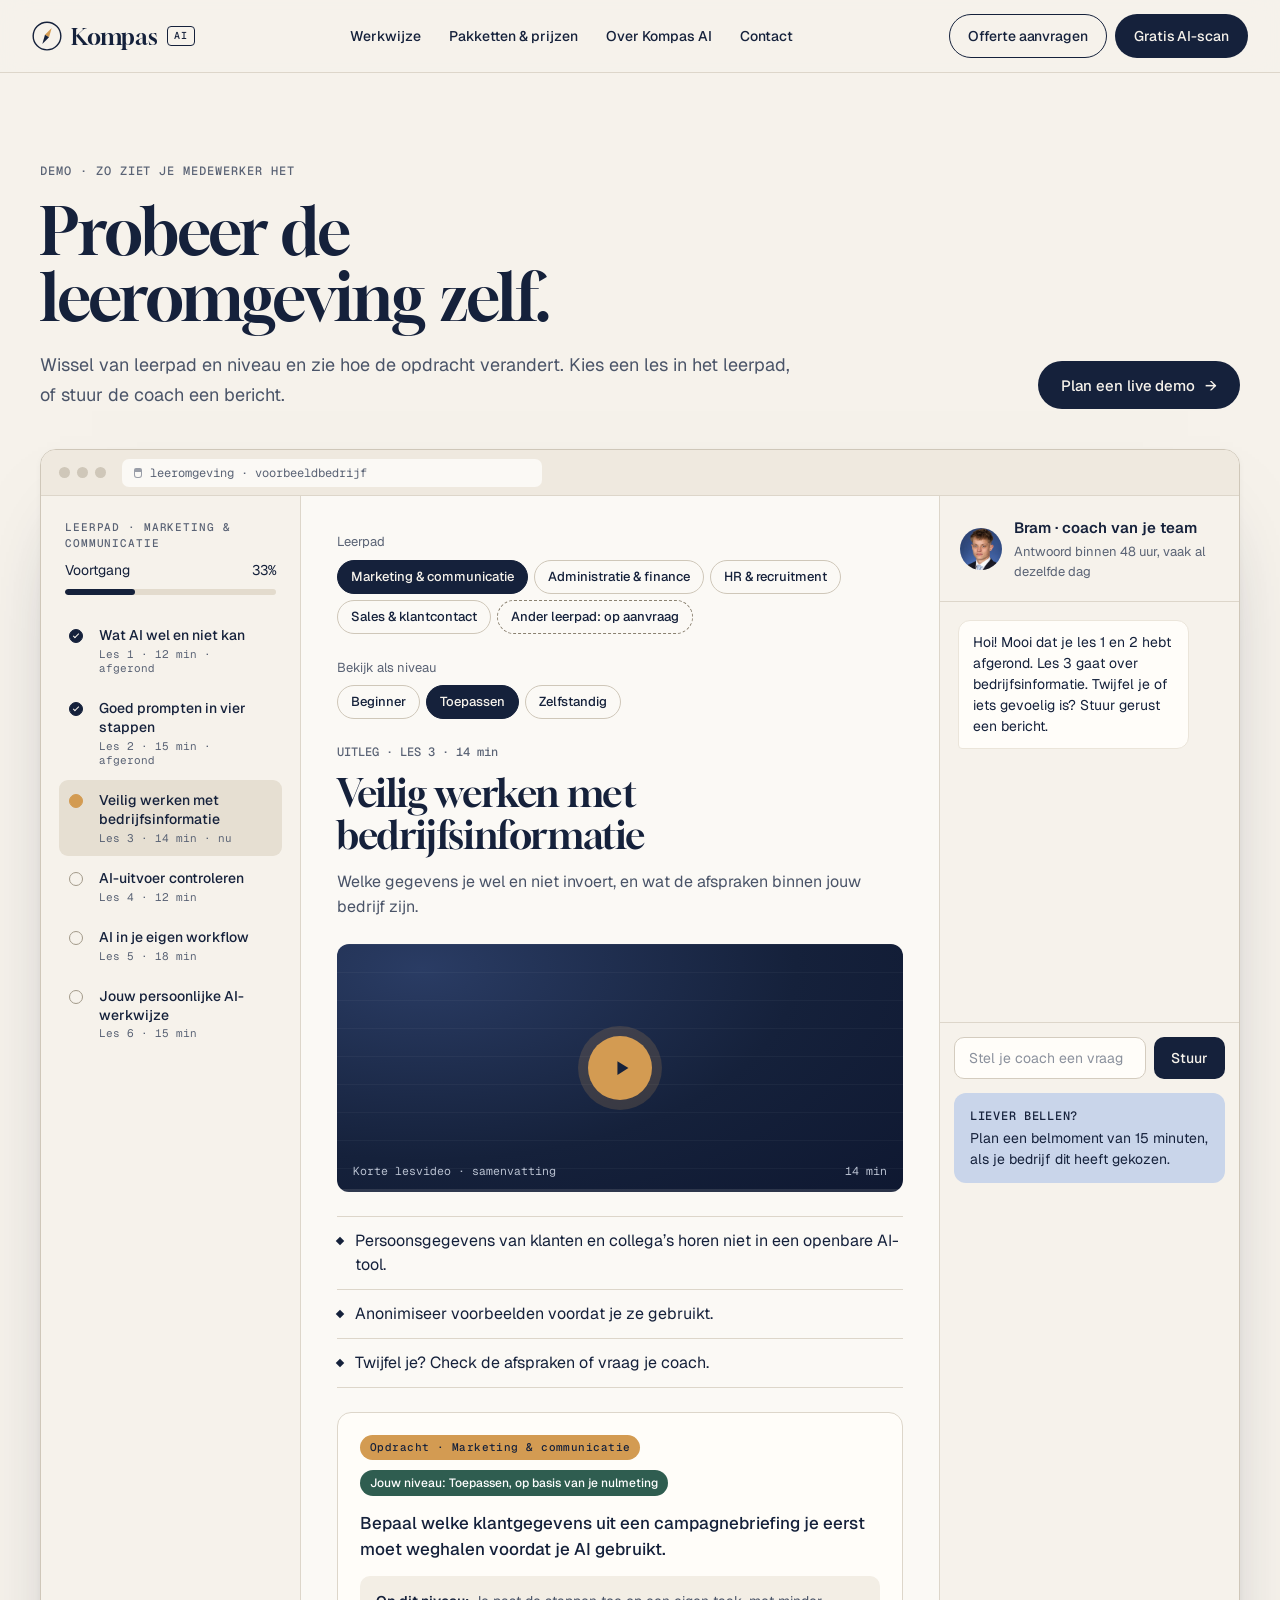
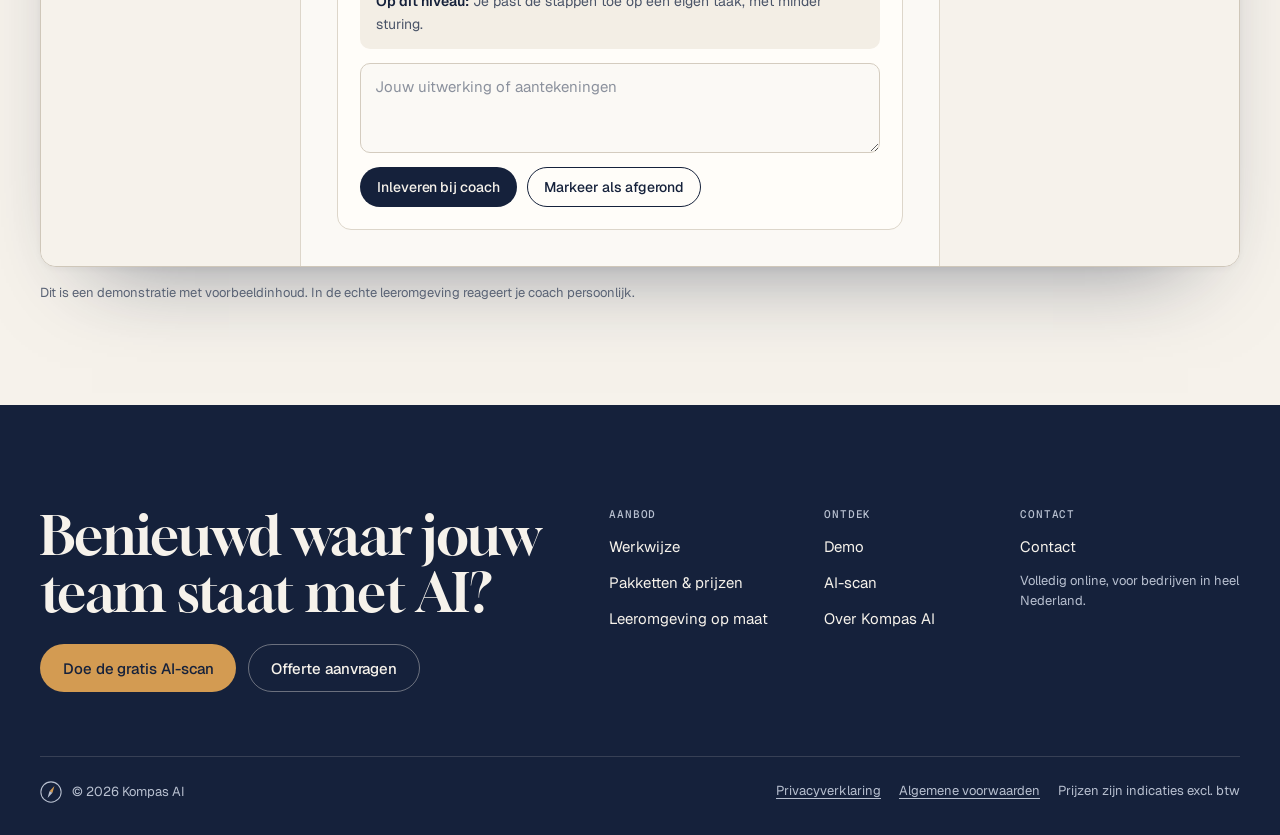
<file: demo.html>
<!doctype html>
<html lang="nl">
<head>
<meta charset="utf-8">
<meta name="viewport" content="width=device-width, initial-scale=1">
<title>Demo · Probeer de leeromgeving · Kompas AI</title>
<meta name="description" content="Probeer de Kompas AI-leeromgeving zelf: wissel van leerpad en niveau, bekijk een les en stuur de coach een bericht.">
<meta name="theme-color" content="#f6f2eb">
<link rel="icon" href="assets/img/favicon.svg" type="image/svg+xml">
<link rel="icon" href="assets/img/favicon-32.png" sizes="32x32" type="image/png">
<link rel="apple-touch-icon" href="assets/img/apple-touch-icon.png">
<meta property="og:type" content="website">
<meta property="og:locale" content="nl_NL">
<meta property="og:site_name" content="Kompas AI">
<meta property="og:title" content="Probeer de leeromgeving · Kompas AI">
<meta property="og:description" content="Wissel van leerpad en niveau en zie hoe de opdracht verandert.">
<meta property="og:image" content="assets/img/og-image.jpg">
<meta name="twitter:card" content="summary_large_image">
<link rel="preconnect" href="https://fonts.googleapis.com">
<link rel="preconnect" href="https://fonts.gstatic.com" crossorigin>
<link rel="stylesheet" href="https://fonts.googleapis.com/css2?family=Geist:wght@400;500;600&amp;family=Geist+Mono:wght@400;500&amp;family=Gloock&amp;display=swap">
<link rel="stylesheet" href="assets/css/styles.css">
<script>document.documentElement.className += ' js';</script>
<script src="assets/js/config.js" defer></script>
<script src="assets/js/core.js" defer></script>
<script src="assets/js/site.js" defer></script>
<script src="assets/js/demo.js" defer></script>
</head>
<body data-page="demo">
<a class="skip-link" href="#main">Naar de inhoud</a>

<header class="site-header" data-header>
  <div class="header__bar">
    <a class="brand" href="index.html" aria-label="Kompas AI, naar de homepage">
      <svg class="brand__mark" viewBox="0 0 32 32" aria-hidden="true"><circle cx="16" cy="16" r="14.75" fill="none" stroke="currentColor" stroke-width="1.5"/><g transform="rotate(30 16 16)"><path d="M16 6 18.5 16h-5z" fill="#d39b52"/><path d="M13.5 16h5L16 26z" fill="currentColor"/></g></svg>
      <span class="brand__name">Kompas</span><span class="brand__tag">AI</span>
    </a>
    <nav class="nav" aria-label="Hoofdmenu">
      <a href="werkwijze.html" data-nav="werkwijze">Werkwijze</a>
      <a href="pakketten.html" data-nav="pakketten">Pakketten &amp; prijzen</a>
      <a href="over.html" data-nav="over">Over Kompas AI</a>
      <a href="contact.html" data-nav="contact">Contact</a>
    </nav>
    <div class="header__actions">
      <a class="header__login" href="#" data-login hidden>Inloggen</a>
      <a class="btn btn--outline btn--sm header__offerte" href="contact.html?type=offerte" data-cta="Offerte">Offerte aanvragen</a>
      <a class="btn btn--primary btn--sm" href="ai-scan.html" data-hide-on-scan><span class="label-lg">Gratis AI-scan</span><span class="label-sm">Gratis scan</span></a>
      <button class="menu-toggle" type="button" data-menu-toggle aria-expanded="false" aria-controls="mobiel-menu" aria-label="Menu openen"><span></span><span></span><span></span></button>
    </div>
  </div>
  <nav class="mobile-menu" id="mobiel-menu" aria-label="Hoofdmenu" hidden>
    <a class="mobile-menu__scan" href="ai-scan.html" data-nav="ai-scan">Gratis AI-scan <span class="arrow" aria-hidden="true">→</span></a>
    <a href="werkwijze.html" data-nav="werkwijze">Werkwijze</a>
    <a href="pakketten.html" data-nav="pakketten">Pakketten &amp; prijzen</a>
    <a href="over.html" data-nav="over">Over Kompas AI</a>
    <a href="contact.html" data-nav="contact">Contact</a>
    <a class="mobile-menu__offerte" href="contact.html?type=offerte" data-cta="Offerte">Offerte aanvragen</a>
    <a class="mobile-menu__login" href="#" data-login hidden>Inloggen</a>
  </nav>
</header>

<main id="main">
  <section class="container page-head" style="padding-bottom:40px">
    <div class="row" style="justify-content:space-between;align-items:flex-end;gap:24px">
      <div class="stack-20" style="max-width:760px">
        <p class="eyebrow">Demo · zo ziet je medewerker het</p>
        <h1 class="title title--md">Probeer de leeromgeving zelf.</h1>
        <p class="text-lg">Wissel van leerpad en niveau en zie hoe de opdracht verandert. Kies een les in het leerpad, of stuur de coach een bericht.</p>
      </div>
      <a class="btn btn--primary" href="contact.html?type=live-demo" data-cta="Live demo">Plan een live demo <span class="arrow" aria-hidden="true">→</span></a>
    </div>
  </section>

  <section class="container" style="padding-bottom:var(--section-y)">
    <div class="window" data-demo>
      <div class="window__bar"><span class="window__dots" aria-hidden="true"><i></i><i></i><i></i></span><span class="window__url">leeromgeving · voorbeeldbedrijf</span></div>
      <div class="app-tabs" role="group" aria-label="Toon onderdeel van de leeromgeving">
        <button type="button" aria-controls="paneel-lessen" aria-pressed="false" data-tab="lessen">Lessen</button>
        <button type="button" aria-controls="paneel-les" aria-pressed="true" data-tab="les">Les &amp; opdracht</button>
        <button type="button" aria-controls="paneel-coach" aria-pressed="false" data-tab="coach">Coach</button>
      </div>
      <div class="app">
        <aside class="app__side" id="paneel-lessen" data-panel="lessen" aria-label="Leerpad">
          <div class="stack-8" style="padding:0 6px">
            <span class="eyebrow" style="font-size:11px">Leerpad · <span data-demo="roleName">Marketing &amp; communicatie</span></span>
            <div class="row" style="justify-content:space-between;font-size:14px"><span>Voortgang</span><span class="mono" data-demo="progress">33%</span></div>
            <div class="progress"><i data-demo="progressBar" style="width:33%"></i></div>
          </div>
          <ol class="lesson-list" data-demo="lessons"></ol>
        </aside>

        <div class="app__main is-active" id="paneel-les" data-panel="les">
          <div class="stack-8">
            <span class="text-xs">Leerpad</span>
            <div class="chip-row" style="gap:6px" role="group" aria-label="Leerpad" data-demo="roles"></div>
          </div>
          <div class="stack-8">
            <span class="text-xs">Bekijk als niveau</span>
            <div class="chip-row" style="gap:6px" role="group" aria-label="Niveau" data-demo="levels"></div>
          </div>
          <div class="stack-12">
            <span class="mono-sm" style="font-weight:500" data-demo="lessonMeta">UITLEG · LES 3 · 14 min</span>
            <h2 class="h2" style="font-size:clamp(28px,3vw,38px);line-height:1.1" data-demo="lessonTitle">Veilig werken met bedrijfsinformatie</h2>
            <p class="text" data-demo="lessonSum"></p>
          </div>
          <div class="video" data-demo="video">
            <button type="button" class="video__play" data-demo="play" aria-label="Speel de samenvatting van deze les af"><svg viewBox="0 0 24 24" aria-hidden="true"><path d="M7 4.5v15l12-7.5z" fill="currentColor"/></svg></button>
            <div class="video__meta"><span>Korte lesvideo · samenvatting</span><span data-demo="videoDur">14 min</span></div>
            <div class="video__bar"><i data-demo="videoBar"></i></div>
          </div>
          <ul class="check-list" style="border:0" data-demo="points"></ul>
          <div class="task">
            <div class="row" style="justify-content:space-between;gap:10px">
              <span class="badge badge--gold">Opdracht · <span data-demo="roleName2">Marketing &amp; communicatie</span></span>
              <span class="badge badge--green">Jouw niveau: <span data-demo="levelName">Toepassen</span>, op basis van je nulmeting</span>
            </div>
            <p style="font-size:17px;line-height:1.55;font-weight:500" data-demo="task"></p>
            <p class="explain" style="font-size:14px"><span><b>Op dit niveau:</b> <span data-demo="levelHint"></span></span></p>
            <label class="sr-only" for="taak-invoer">Jouw uitwerking</label>
            <textarea class="textarea" id="taak-invoer" placeholder="Jouw uitwerking of aantekeningen" style="min-height:90px;font-size:15px"></textarea>
            <div class="row" style="gap:10px">
              <button type="button" class="btn btn--primary btn--xs" data-demo="submit">Inleveren bij coach</button>
              <button type="button" class="btn btn--outline btn--xs" data-demo="done">Markeer als afgerond</button>
            </div>
          </div>
        </div>

        <aside class="app__chat" id="paneel-coach" data-panel="coach" aria-label="Chat met je coach">
          <div class="chat-head">
            <span class="avatar"><img src="assets/img/bram-240.jpg" alt="" width="42" height="42" loading="lazy"></span>
            <div class="stack" style="gap:2px"><span style="font-weight:600;font-size:15px">Bram · coach van je team</span><span class="text-xs">Antwoord <span data-bind="chatReactietijd">binnen 48 uur, vaak al dezelfde dag</span></span></div>
          </div>
          <div class="chat-log" data-demo="chat" role="log" aria-live="polite" aria-label="Berichten"></div>
          <form class="chat-form" data-demo="chatForm">
            <label class="sr-only" for="chat-invoer">Bericht aan je coach</label>
            <input class="input" id="chat-invoer" type="text" placeholder="Stel je coach een vraag" autocomplete="off">
            <button type="submit" class="btn btn--primary btn--xs" style="border-radius:10px;height:42px">Stuur</button>
          </form>
          <div class="call-note"><span class="mono-sm" style="font-weight:500;letter-spacing:.06em;text-transform:uppercase;color:var(--ink)">Liever bellen?</span><span style="font-size:14px;line-height:1.45">Plan een belmoment van 15 minuten, als je bedrijf dit heeft gekozen.</span></div>
        </aside>
      </div>
    </div>
    <p class="text-xs" style="margin-top:16px">Dit is een demonstratie met voorbeeldinhoud. In de echte leeromgeving reageert je coach persoonlijk.</p>
  </section>
</main>

<footer class="site-footer">
  <div class="container footer__inner">
    <div class="footer__top">
      <div class="footer__cta">
        <h2 class="h2">Benieuwd waar jouw team staat met AI?</h2>
        <div class="row">
          <a class="btn btn--accent" href="ai-scan.html" data-hide-on-scan>Doe de gratis AI-scan</a>
          <a class="btn btn--ghost-light" href="contact.html?type=offerte" data-cta="Offerte">Offerte aanvragen</a>
        </div>
      </div>
      <div class="footer__cols">
        <div class="footer__col"><span class="footer__head">Aanbod</span><a href="werkwijze.html">Werkwijze</a><a href="pakketten.html">Pakketten &amp; prijzen</a><a href="leeromgeving-op-maat.html">Leeromgeving op maat</a></div>
        <div class="footer__col"><span class="footer__head">Ontdek</span><a href="demo.html">Demo</a><a href="ai-scan.html">AI-scan</a><a href="over.html">Over Kompas AI</a><a href="#" data-login hidden>Inloggen</a></div>
        <div class="footer__col"><span class="footer__head">Contact</span><a href="contact.html" data-cta="Kennismaking">Contact</a><a href="#" data-email data-if="contactEmail" hidden></a><p class="footer__note">Volledig online, voor bedrijven in heel Nederland.</p></div>
      </div>
    </div>
    <div class="footer__bottom">
      <div class="footer__legal">
        <svg class="footer__mark" viewBox="0 0 32 32" aria-hidden="true"><circle cx="16" cy="16" r="14.75" fill="none" stroke="currentColor" stroke-width="1.5"/><g transform="rotate(30 16 16)"><path d="M16 6 18.5 16h-5z" fill="#d39b52"/><path d="M13.5 16h5L16 26z" fill="currentColor"/></g></svg>
        <span>© <span data-year>2026</span> Kompas AI</span><span data-bedrijfsregel hidden></span>
      </div>
      <div class="footer__links"><a href="privacy.html">Privacyverklaring</a><a href="voorwaarden.html">Algemene voorwaarden</a><span>Prijzen zijn indicaties excl. btw</span></div>
    </div>
  </div>
</footer>
<!-- Cloudflare Web Analytics --><script type='module' src='https://static.cloudflareinsights.com/beacon.min.js' data-cf-beacon='{"token": "598e565c293a40a98e3f20c729a58fe7"}'></script><!-- End Cloudflare Web Analytics -->
</body>
</html>
</file>
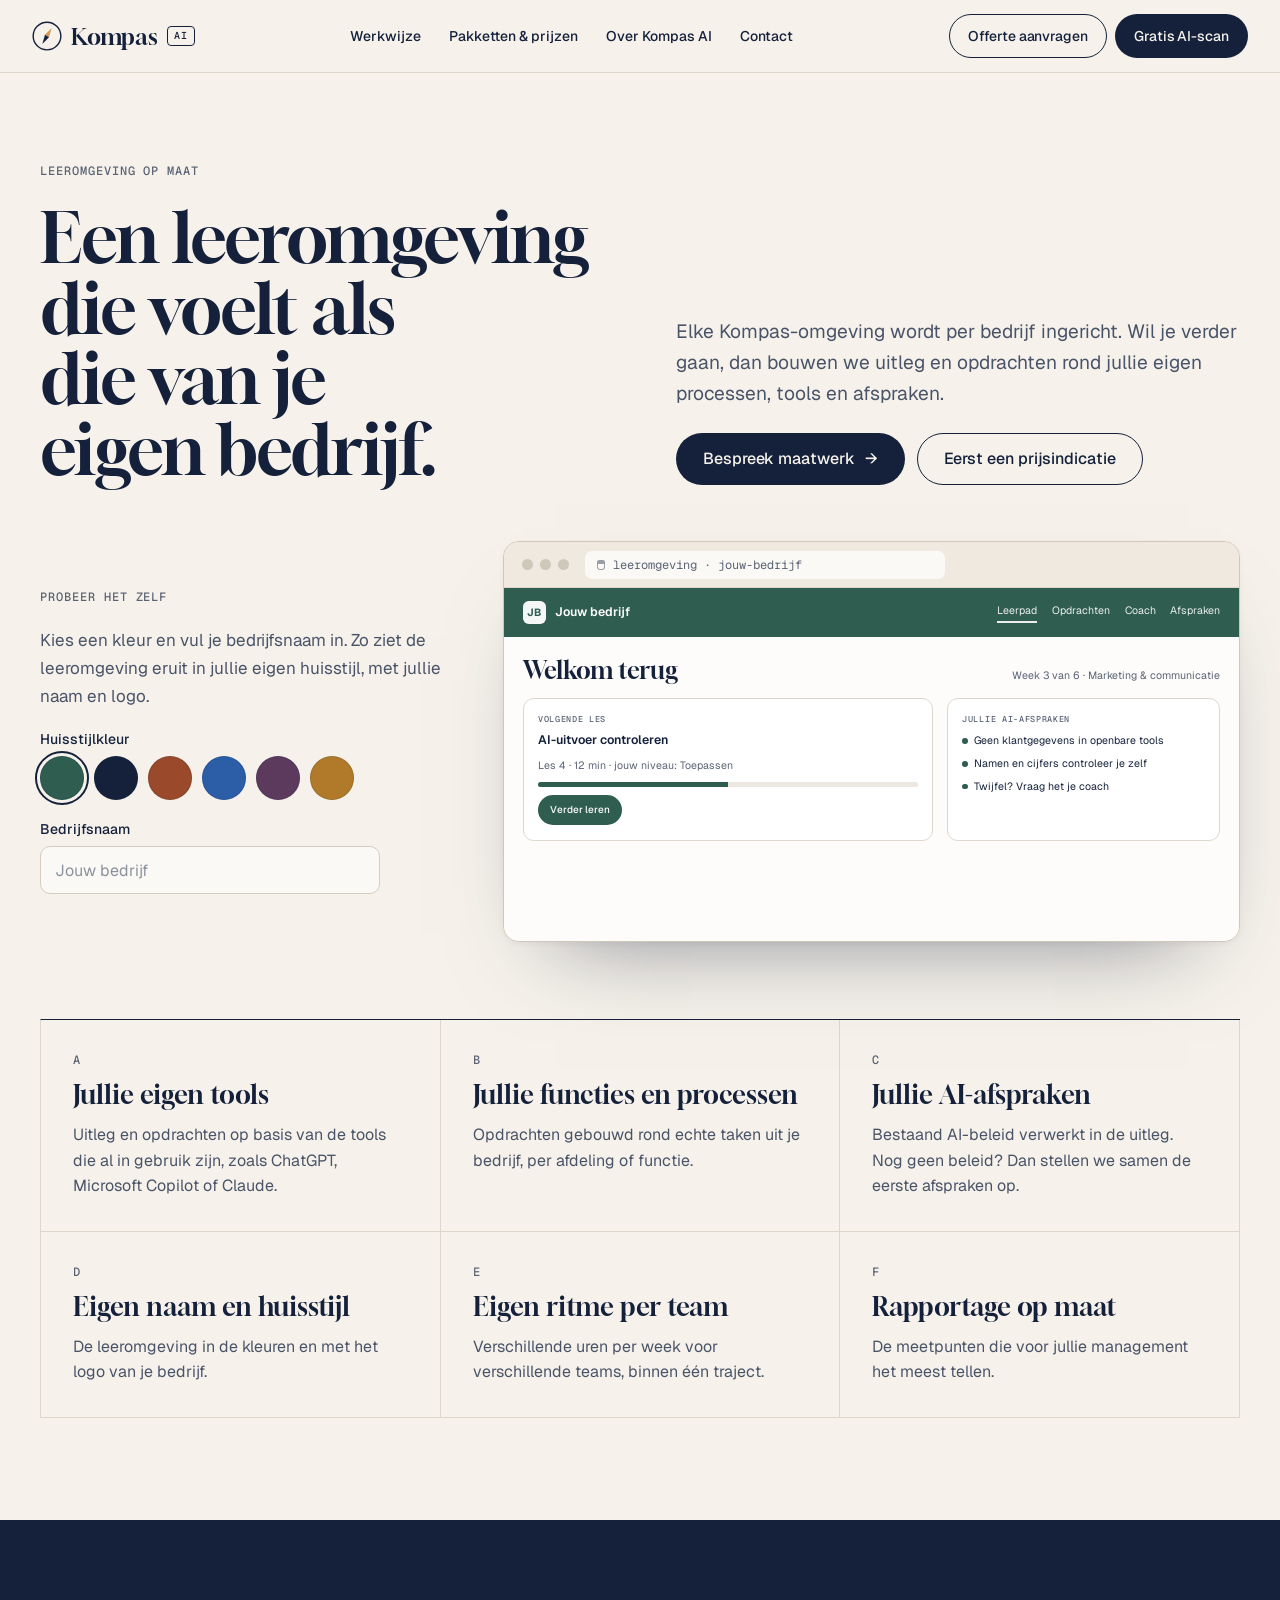
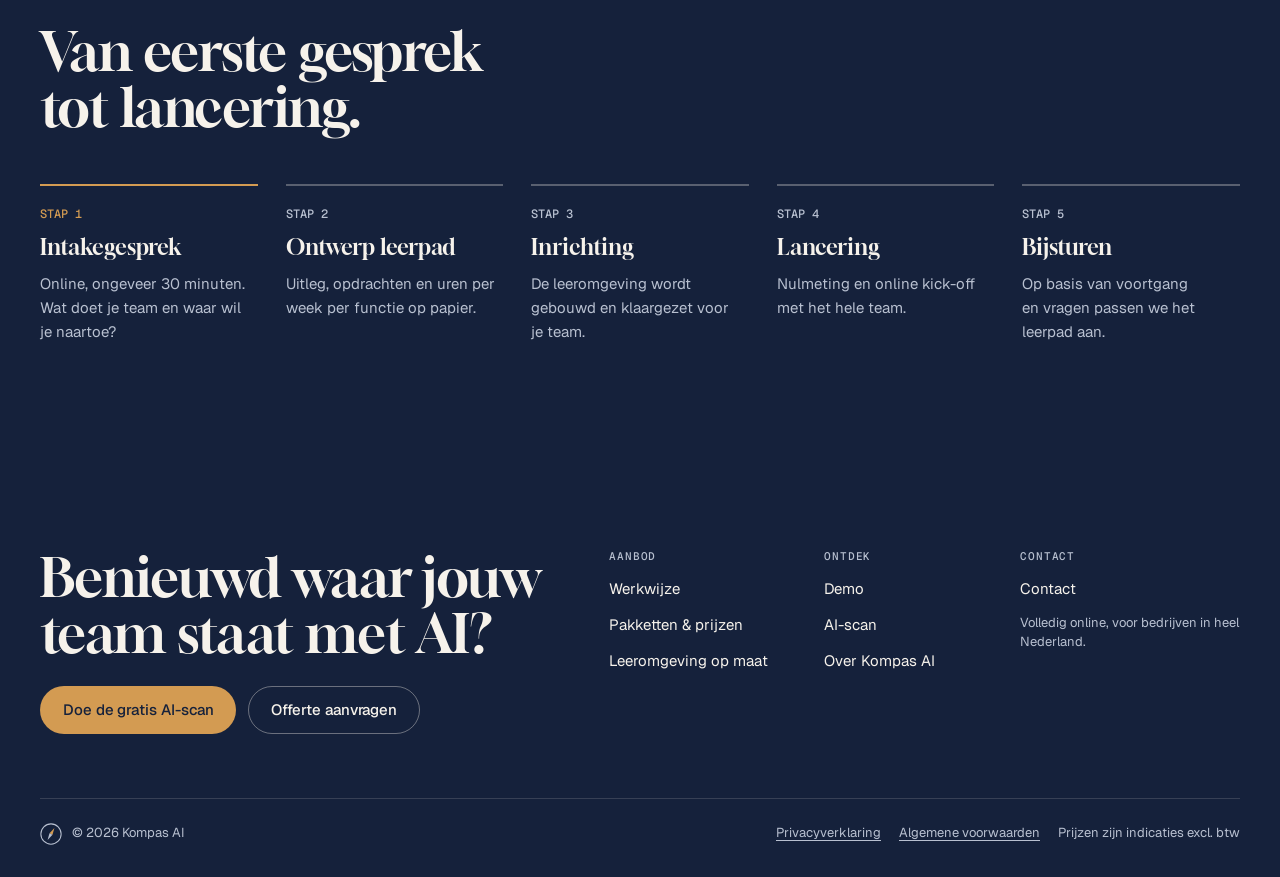
<file: leeromgeving-op-maat.html>
<!doctype html>
<html lang="nl">
<head>
<meta charset="utf-8">
<meta name="viewport" content="width=device-width, initial-scale=1">
<title>Leeromgeving op maat · Kompas AI</title>
<meta name="description" content="Een AI-leeromgeving die voelt als die van je eigen bedrijf: jullie tools, functies, processen, AI-afspraken en huisstijl.">
<meta name="theme-color" content="#f6f2eb">
<link rel="icon" href="assets/img/favicon.svg" type="image/svg+xml">
<link rel="icon" href="assets/img/favicon-32.png" sizes="32x32" type="image/png">
<link rel="apple-touch-icon" href="assets/img/apple-touch-icon.png">
<meta property="og:type" content="website">
<meta property="og:locale" content="nl_NL">
<meta property="og:site_name" content="Kompas AI">
<meta property="og:title" content="Leeromgeving op maat · Kompas AI">
<meta property="og:description" content="Een leeromgeving die voelt als die van je eigen bedrijf.">
<meta property="og:image" content="assets/img/og-image.jpg">
<meta name="twitter:card" content="summary_large_image">
<link rel="preconnect" href="https://fonts.googleapis.com">
<link rel="preconnect" href="https://fonts.gstatic.com" crossorigin>
<link rel="stylesheet" href="https://fonts.googleapis.com/css2?family=Geist:wght@400;500;600&amp;family=Geist+Mono:wght@400;500&amp;family=Gloock&amp;display=swap">
<link rel="stylesheet" href="assets/css/styles.css">
<script>document.documentElement.className += ' js';</script>
<script src="assets/js/config.js" defer></script>
<script src="assets/js/core.js" defer></script>
<script src="assets/js/site.js" defer></script>
<script src="assets/js/maatwerk.js" defer></script>
</head>
<body data-page="maatwerk">
<a class="skip-link" href="#main">Naar de inhoud</a>

<header class="site-header" data-header>
  <div class="header__bar">
    <a class="brand" href="index.html" aria-label="Kompas AI, naar de homepage">
      <svg class="brand__mark" viewBox="0 0 32 32" aria-hidden="true"><circle cx="16" cy="16" r="14.75" fill="none" stroke="currentColor" stroke-width="1.5"/><g transform="rotate(30 16 16)"><path d="M16 6 18.5 16h-5z" fill="#d39b52"/><path d="M13.5 16h5L16 26z" fill="currentColor"/></g></svg>
      <span class="brand__name">Kompas</span><span class="brand__tag">AI</span>
    </a>
    <nav class="nav" aria-label="Hoofdmenu">
      <a href="werkwijze.html" data-nav="werkwijze">Werkwijze</a>
      <a href="pakketten.html" data-nav="pakketten">Pakketten &amp; prijzen</a>
      <a href="over.html" data-nav="over">Over Kompas AI</a>
      <a href="contact.html" data-nav="contact">Contact</a>
    </nav>
    <div class="header__actions">
      <a class="header__login" href="#" data-login hidden>Inloggen</a>
      <a class="btn btn--outline btn--sm header__offerte" href="contact.html?type=offerte" data-cta="Offerte">Offerte aanvragen</a>
      <a class="btn btn--primary btn--sm" href="ai-scan.html" data-hide-on-scan><span class="label-lg">Gratis AI-scan</span><span class="label-sm">Gratis scan</span></a>
      <button class="menu-toggle" type="button" data-menu-toggle aria-expanded="false" aria-controls="mobiel-menu" aria-label="Menu openen"><span></span><span></span><span></span></button>
    </div>
  </div>
  <nav class="mobile-menu" id="mobiel-menu" aria-label="Hoofdmenu" hidden>
    <a class="mobile-menu__scan" href="ai-scan.html" data-nav="ai-scan">Gratis AI-scan <span class="arrow" aria-hidden="true">→</span></a>
    <a href="werkwijze.html" data-nav="werkwijze">Werkwijze</a>
    <a href="pakketten.html" data-nav="pakketten">Pakketten &amp; prijzen</a>
    <a href="over.html" data-nav="over">Over Kompas AI</a>
    <a href="contact.html" data-nav="contact">Contact</a>
    <a class="mobile-menu__offerte" href="contact.html?type=offerte" data-cta="Offerte">Offerte aanvragen</a>
    <a class="mobile-menu__login" href="#" data-login hidden>Inloggen</a>
  </nav>
</header>

<main id="main">
  <section class="container page-head" style="padding-bottom:clamp(40px,5vw,56px)">
    <div class="split split--end" style="gap:40px 72px">
      <div class="stack-24">
        <p class="eyebrow">Leeromgeving op maat</p>
        <h1 class="title">Een leeromgeving die voelt als die van je eigen bedrijf.</h1>
      </div>
      <div class="stack-24" style="align-items:flex-start">
        <p class="lead">Elke Kompas-omgeving wordt per bedrijf ingericht. Wil je verder gaan, dan bouwen we uitleg en opdrachten rond jullie eigen processen, tools en afspraken.</p>
        <div class="row">
          <a class="btn btn--primary btn--lg" href="contact.html?type=offerte" data-cta="Offerte">Bespreek maatwerk <span class="arrow" aria-hidden="true">→</span></a>
          <a class="btn btn--outline btn--lg" href="pakketten.html">Eerst een prijsindicatie</a>
        </div>
      </div>
    </div>
  </section>

  <section class="container" style="padding-bottom:clamp(48px,6vw,80px)">
    <div class="brand-demo reveal" data-brand-demo>
      <div class="stack-20">
        <p class="eyebrow">Probeer het zelf</p>
        <p class="text-md">Kies een kleur en vul je bedrijfsnaam in. Zo ziet de leeromgeving eruit in jullie eigen huisstijl, met jullie naam en logo.</p>
        <div class="stack-8">
          <span class="field-label" id="swatch-label">Huisstijlkleur</span>
          <div class="swatches" role="group" aria-labelledby="swatch-label">
            <button type="button" class="swatch" style="--sw:#2f5d50" data-color="#2f5d50" aria-label="Groen" aria-pressed="true"></button>
            <button type="button" class="swatch" style="--sw:#15213b" data-color="#15213b" aria-label="Donkerblauw" aria-pressed="false"></button>
            <button type="button" class="swatch" style="--sw:#9a4a2b" data-color="#9a4a2b" aria-label="Terracotta" aria-pressed="false"></button>
            <button type="button" class="swatch" style="--sw:#2b5ea7" data-color="#2b5ea7" aria-label="Blauw" aria-pressed="false"></button>
            <button type="button" class="swatch" style="--sw:#5b3a5e" data-color="#5b3a5e" aria-label="Aubergine" aria-pressed="false"></button>
            <button type="button" class="swatch" style="--sw:#b07a2a" data-color="#b07a2a" aria-label="Oker" aria-pressed="false"></button>
          </div>
        </div>
        <label class="field" style="max-width:340px"><span class="field__label">Bedrijfsnaam</span><input class="input" type="text" maxlength="28" placeholder="Jouw bedrijf" data-brand-name autocomplete="organization"></label>
      </div>
      <div class="window bmock" aria-hidden="true" data-brand-mock>
        <div class="window__bar"><span class="window__dots"><i></i><i></i><i></i></span><span class="window__url" data-brand-url>leeromgeving · jouw-bedrijf</span></div>
        <div class="bm">
          <div class="bm__top">
            <span class="bm__logo"><i data-brand-initials>JB</i><span data-brand-label>Jouw bedrijf</span></span>
            <span class="bm__nav"><span>Leerpad</span><span>Opdrachten</span><span>Coach</span><span>Afspraken</span></span>
          </div>
          <div class="bm__body">
            <div class="bm__hello"><h3>Welkom terug</h3><span>Week 3 van 6 · Marketing &amp; communicatie</span></div>
            <div class="bm__card">
              <small>Volgende les</small>
              <b>AI-uitvoer controleren</b>
              <span style="font-size:.9em;color:var(--text-3)">Les 4 · 12 min · jouw niveau: Toepassen</span>
              <div class="bm__bar"><i></i></div>
              <span class="bm__btn">Verder leren</span>
            </div>
            <div class="bm__card">
              <small>Jullie AI-afspraken</small>
              <div class="bm__list"><span>Geen klantgegevens in openbare tools</span><span>Namen en cijfers controleer je zelf</span><span>Twijfel? Vraag het je coach</span></div>
            </div>
          </div>
        </div>
      </div>
    </div>
  </section>

  <section class="container" style="padding-bottom:var(--section-y)">
    <div class="feature-grid" data-stagger>
      <div><span class="card__num">A</span><h2 class="h4" style="font-size:26px">Jullie eigen tools</h2><p class="text">Uitleg en opdrachten op basis van de tools die al in gebruik zijn, zoals ChatGPT, Microsoft Copilot of Claude.</p></div>
      <div><span class="card__num">B</span><h2 class="h4" style="font-size:26px">Jullie functies en processen</h2><p class="text">Opdrachten gebouwd rond echte taken uit je bedrijf, per afdeling of functie.</p></div>
      <div><span class="card__num">C</span><h2 class="h4" style="font-size:26px">Jullie AI-afspraken</h2><p class="text">Bestaand AI-beleid verwerkt in de uitleg. Nog geen beleid? Dan stellen we samen de eerste afspraken op.</p></div>
      <div><span class="card__num">D</span><h2 class="h4" style="font-size:26px">Eigen naam en huisstijl</h2><p class="text">De leeromgeving in de kleuren en met het logo van je bedrijf.</p></div>
      <div><span class="card__num">E</span><h2 class="h4" style="font-size:26px">Eigen ritme per team</h2><p class="text">Verschillende uren per week voor verschillende teams, binnen één traject.</p></div>
      <div><span class="card__num">F</span><h2 class="h4" style="font-size:26px">Rapportage op maat</h2><p class="text">De meetpunten die voor jullie management het meest tellen.</p></div>
    </div>
  </section>

  <section class="section section--ink on-ink">
    <div class="container stack-48">
      <h2 class="h2 reveal" style="max-width:720px">Van eerste gesprek tot lancering.</h2>
      <ol class="grid cols-5 grid--28" role="list" data-stagger style="list-style:none;padding:0">
        <li class="phase"><span class="phase__n">STAP 1</span><span class="h5">Intakegesprek</span><span class="text" style="font-size:15px">Online, ongeveer 30 minuten. Wat doet je team en waar wil je naartoe?</span></li>
        <li class="phase"><span class="phase__n">STAP 2</span><span class="h5">Ontwerp leerpad</span><span class="text" style="font-size:15px">Uitleg, opdrachten en uren per week per functie op papier.</span></li>
        <li class="phase"><span class="phase__n">STAP 3</span><span class="h5">Inrichting</span><span class="text" style="font-size:15px">De leeromgeving wordt gebouwd en klaargezet voor je team.</span></li>
        <li class="phase"><span class="phase__n">STAP 4</span><span class="h5">Lancering</span><span class="text" style="font-size:15px">Nulmeting en online kick-off met het hele team.</span></li>
        <li class="phase"><span class="phase__n">STAP 5</span><span class="h5">Bijsturen</span><span class="text" style="font-size:15px">Op basis van voortgang en vragen passen we het leerpad aan.</span></li>
      </ol>
    </div>
  </section>
</main>

<footer class="site-footer">
  <div class="container footer__inner">
    <div class="footer__top">
      <div class="footer__cta">
        <h2 class="h2">Benieuwd waar jouw team staat met AI?</h2>
        <div class="row">
          <a class="btn btn--accent" href="ai-scan.html" data-hide-on-scan>Doe de gratis AI-scan</a>
          <a class="btn btn--ghost-light" href="contact.html?type=offerte" data-cta="Offerte">Offerte aanvragen</a>
        </div>
      </div>
      <div class="footer__cols">
        <div class="footer__col"><span class="footer__head">Aanbod</span><a href="werkwijze.html">Werkwijze</a><a href="pakketten.html">Pakketten &amp; prijzen</a><a href="leeromgeving-op-maat.html">Leeromgeving op maat</a></div>
        <div class="footer__col"><span class="footer__head">Ontdek</span><a href="demo.html">Demo</a><a href="ai-scan.html">AI-scan</a><a href="over.html">Over Kompas AI</a><a href="#" data-login hidden>Inloggen</a></div>
        <div class="footer__col"><span class="footer__head">Contact</span><a href="contact.html" data-cta="Kennismaking">Contact</a><a href="#" data-email data-if="contactEmail" hidden></a><p class="footer__note">Volledig online, voor bedrijven in heel Nederland.</p></div>
      </div>
    </div>
    <div class="footer__bottom">
      <div class="footer__legal">
        <svg class="footer__mark" viewBox="0 0 32 32" aria-hidden="true"><circle cx="16" cy="16" r="14.75" fill="none" stroke="currentColor" stroke-width="1.5"/><g transform="rotate(30 16 16)"><path d="M16 6 18.5 16h-5z" fill="#d39b52"/><path d="M13.5 16h5L16 26z" fill="currentColor"/></g></svg>
        <span>© <span data-year>2026</span> Kompas AI</span><span data-bedrijfsregel hidden></span>
      </div>
      <div class="footer__links"><a href="privacy.html">Privacyverklaring</a><a href="voorwaarden.html">Algemene voorwaarden</a><span>Prijzen zijn indicaties excl. btw</span></div>
    </div>
  </div>
</footer>
<!-- Cloudflare Web Analytics --><script type='module' src='https://static.cloudflareinsights.com/beacon.min.js' data-cf-beacon='{"token": "598e565c293a40a98e3f20c729a58fe7"}'></script><!-- End Cloudflare Web Analytics -->
</body>
</html>
</file>
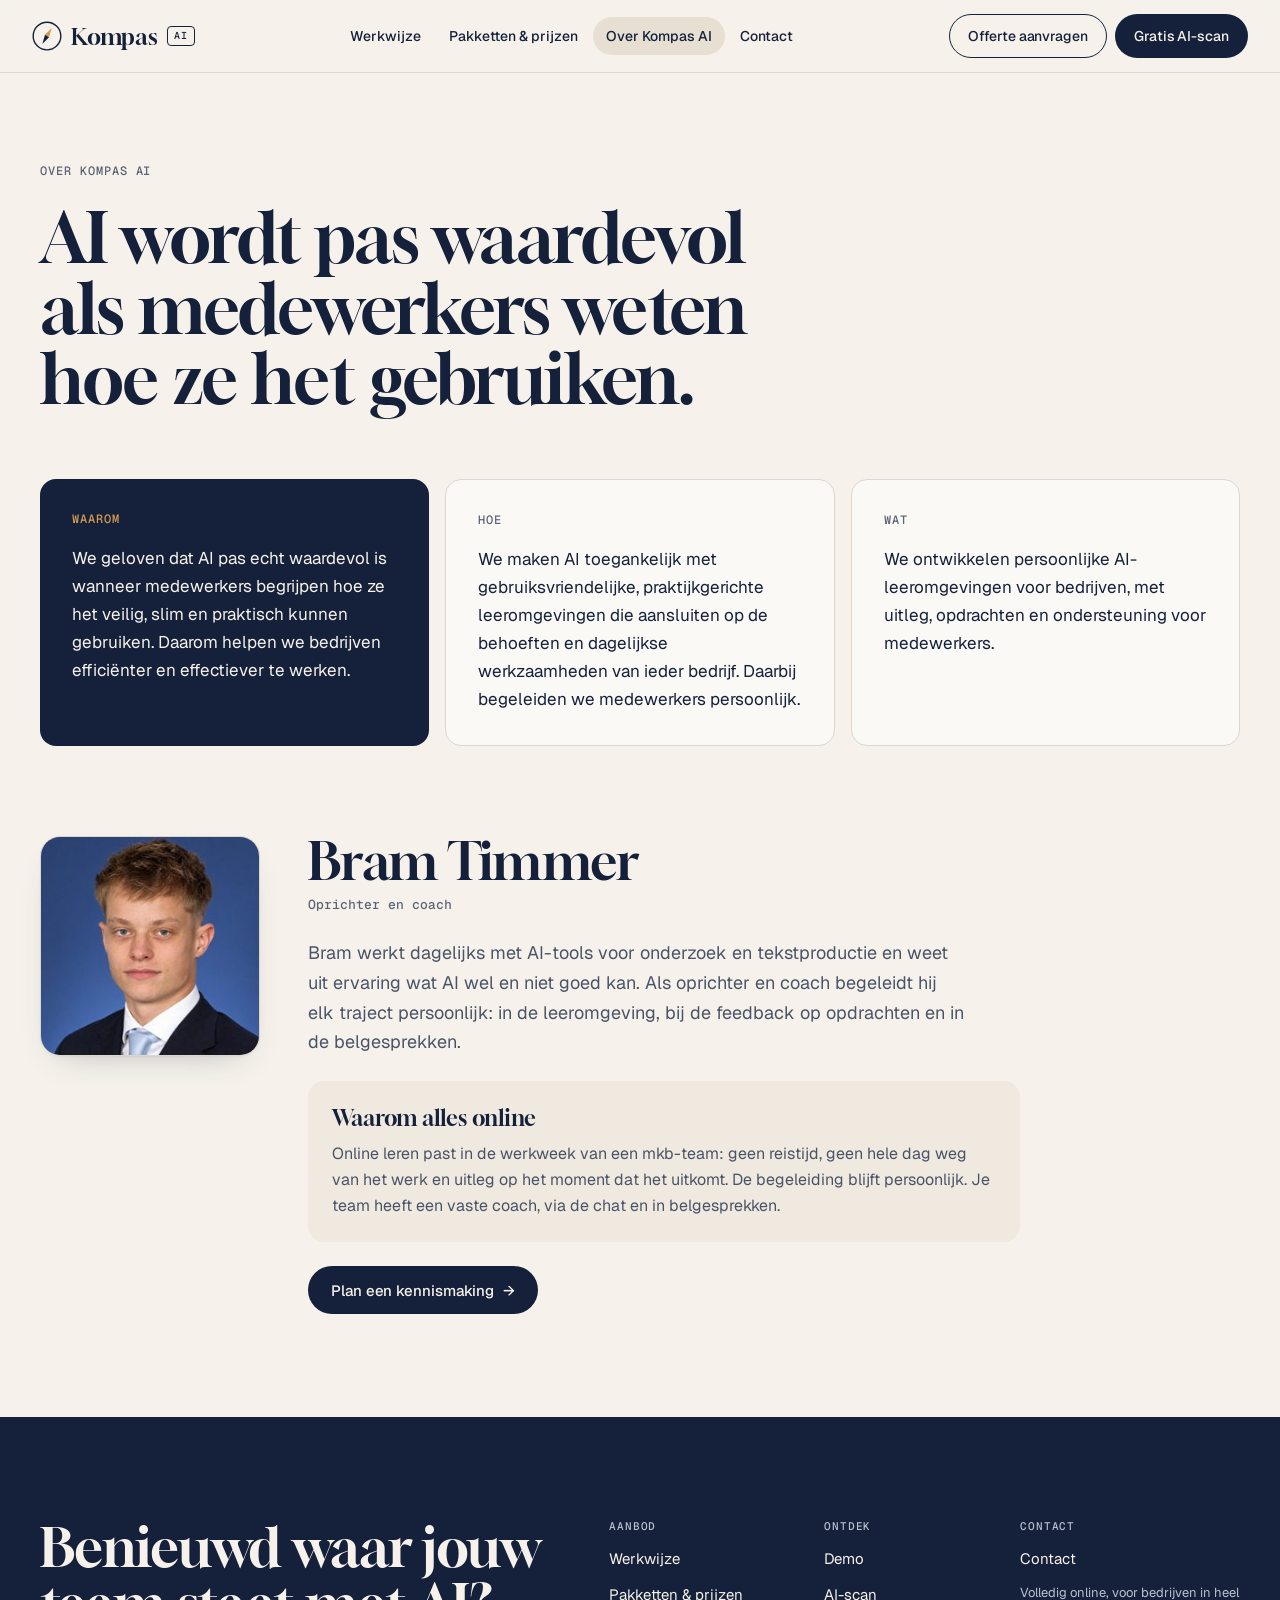
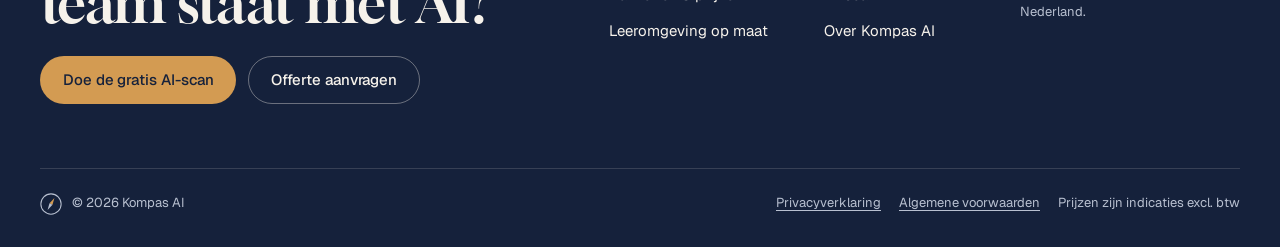
<file: over.html>
<!doctype html>
<html lang="nl">
<head>
<meta charset="utf-8">
<meta name="viewport" content="width=device-width, initial-scale=1">
<title>Over Kompas AI · Kompas AI</title>
<meta name="description" content="Kompas AI helpt mkb-bedrijven AI veilig, slim en praktisch te gebruiken, met persoonlijke online leeromgevingen en een vaste coach: oprichter Bram Timmer.">
<meta name="theme-color" content="#f6f2eb">
<link rel="icon" href="assets/img/favicon.svg" type="image/svg+xml">
<link rel="icon" href="assets/img/favicon-32.png" sizes="32x32" type="image/png">
<link rel="apple-touch-icon" href="assets/img/apple-touch-icon.png">
<meta property="og:type" content="website">
<meta property="og:locale" content="nl_NL">
<meta property="og:site_name" content="Kompas AI">
<meta property="og:title" content="Over Kompas AI">
<meta property="og:description" content="AI wordt pas waardevol als medewerkers weten hoe ze het gebruiken.">
<meta property="og:image" content="assets/img/og-image.jpg">
<meta name="twitter:card" content="summary_large_image">
<link rel="preconnect" href="https://fonts.googleapis.com">
<link rel="preconnect" href="https://fonts.gstatic.com" crossorigin>
<link rel="stylesheet" href="https://fonts.googleapis.com/css2?family=Geist:wght@400;500;600&amp;family=Geist+Mono:wght@400;500&amp;family=Gloock&amp;display=swap">
<link rel="stylesheet" href="assets/css/styles.css">
<script>document.documentElement.className += ' js';</script>
<script src="assets/js/config.js" defer></script>
<script src="assets/js/core.js" defer></script>
<script src="assets/js/site.js" defer></script>
</head>
<body data-page="over">
<a class="skip-link" href="#main">Naar de inhoud</a>

<header class="site-header" data-header>
  <div class="header__bar">
    <a class="brand" href="index.html" aria-label="Kompas AI, naar de homepage">
      <svg class="brand__mark" viewBox="0 0 32 32" aria-hidden="true"><circle cx="16" cy="16" r="14.75" fill="none" stroke="currentColor" stroke-width="1.5"/><g transform="rotate(30 16 16)"><path d="M16 6 18.5 16h-5z" fill="#d39b52"/><path d="M13.5 16h5L16 26z" fill="currentColor"/></g></svg>
      <span class="brand__name">Kompas</span><span class="brand__tag">AI</span>
    </a>
    <nav class="nav" aria-label="Hoofdmenu">
      <a href="werkwijze.html" data-nav="werkwijze">Werkwijze</a>
      <a href="pakketten.html" data-nav="pakketten">Pakketten &amp; prijzen</a>
      <a href="over.html" data-nav="over">Over Kompas AI</a>
      <a href="contact.html" data-nav="contact">Contact</a>
    </nav>
    <div class="header__actions">
      <a class="header__login" href="#" data-login hidden>Inloggen</a>
      <a class="btn btn--outline btn--sm header__offerte" href="contact.html?type=offerte" data-cta="Offerte">Offerte aanvragen</a>
      <a class="btn btn--primary btn--sm" href="ai-scan.html" data-hide-on-scan><span class="label-lg">Gratis AI-scan</span><span class="label-sm">Gratis scan</span></a>
      <button class="menu-toggle" type="button" data-menu-toggle aria-expanded="false" aria-controls="mobiel-menu" aria-label="Menu openen"><span></span><span></span><span></span></button>
    </div>
  </div>
  <nav class="mobile-menu" id="mobiel-menu" aria-label="Hoofdmenu" hidden>
    <a class="mobile-menu__scan" href="ai-scan.html" data-nav="ai-scan">Gratis AI-scan <span class="arrow" aria-hidden="true">→</span></a>
    <a href="werkwijze.html" data-nav="werkwijze">Werkwijze</a>
    <a href="pakketten.html" data-nav="pakketten">Pakketten &amp; prijzen</a>
    <a href="over.html" data-nav="over">Over Kompas AI</a>
    <a href="contact.html" data-nav="contact">Contact</a>
    <a class="mobile-menu__offerte" href="contact.html?type=offerte" data-cta="Offerte">Offerte aanvragen</a>
    <a class="mobile-menu__login" href="#" data-login hidden>Inloggen</a>
  </nav>
</header>

<main id="main">
  <section class="container page-head">
    <p class="eyebrow">Over Kompas AI</p>
    <h1 class="title" style="max-width:980px">AI wordt pas waardevol als medewerkers weten hoe ze het gebruiken.</h1>
  </section>

  <section class="container" style="padding-bottom:var(--section-y)">
    <div class="grid cols-3" data-stagger>
      <article class="card card--ink"><span class="eyebrow eyebrow--gold">Waarom</span><p class="text-md" style="color:var(--on-ink)">We geloven dat AI pas echt waardevol is wanneer medewerkers begrijpen hoe ze het veilig, slim en praktisch kunnen gebruiken. Daarom helpen we bedrijven efficiënter en effectiever te werken.</p></article>
      <article class="card card--line"><span class="eyebrow">Hoe</span><p class="text-md" style="color:var(--ink)">We maken AI toegankelijk met gebruiksvriendelijke, praktijkgerichte leeromgevingen die aansluiten op de behoeften en dagelijkse werkzaamheden van ieder bedrijf. Daarbij begeleiden we medewerkers persoonlijk.</p></article>
      <article class="card card--line"><span class="eyebrow">Wat</span><p class="text-md" style="color:var(--ink)">We ontwikkelen persoonlijke AI-leeromgevingen voor bedrijven, met uitleg, opdrachten en ondersteuning voor medewerkers.</p></article>
    </div>

    <div class="bio reveal" style="margin-top:clamp(56px,7vw,96px)">
      <figure class="bio__photo"><img src="assets/img/bram-640.jpg" srcset="assets/img/bram-240.jpg 240w, assets/img/bram-640.jpg 640w" sizes="220px" width="640" height="640" alt="Portret van Bram Timmer" loading="lazy"></figure>
      <div class="stack-24">
        <div class="stack-8">
          <h2 class="h2" style="font-size:clamp(36px,4vw,52px);line-height:1">Bram Timmer</h2>
          <span class="mono-sm" style="font-size:13px;font-weight:500">Oprichter en coach</span>
        </div>
        <p class="text-lg">Bram werkt dagelijks met AI-tools voor onderzoek en tekstproductie en weet uit ervaring wat AI wel en niet goed kan. Als oprichter en coach begeleidt hij elk traject persoonlijk: in de leeromgeving, bij de feedback op opdrachten en in de belgesprekken.</p>
        <a class="link-arrow link-arrow--sm" href="#" target="_blank" rel="noopener" data-linkedin hidden>Bekijk het LinkedIn-profiel <span class="arrow" aria-hidden="true">→</span></a>
        <div class="card card--sand" style="padding:24px;gap:10px">
          <span class="h5">Waarom alles online</span>
          <p class="text">Online leren past in de werkweek van een mkb-team: geen reistijd, geen hele dag weg van het werk en uitleg op het moment dat het uitkomt. De begeleiding blijft persoonlijk. Je team heeft een vaste coach, via de chat en in belgesprekken.</p>
        </div>
        <div class="row">
          <a class="btn btn--primary" href="contact.html?type=kennismaking" data-cta="Kennismaking">Plan een kennismaking <span class="arrow" aria-hidden="true">→</span></a>
          <a class="text-link" href="#" data-email data-if="contactEmail" hidden></a>
        </div>
      </div>
    </div>
  </section>
</main>

<footer class="site-footer">
  <div class="container footer__inner">
    <div class="footer__top">
      <div class="footer__cta">
        <h2 class="h2">Benieuwd waar jouw team staat met AI?</h2>
        <div class="row">
          <a class="btn btn--accent" href="ai-scan.html" data-hide-on-scan>Doe de gratis AI-scan</a>
          <a class="btn btn--ghost-light" href="contact.html?type=offerte" data-cta="Offerte">Offerte aanvragen</a>
        </div>
      </div>
      <div class="footer__cols">
        <div class="footer__col"><span class="footer__head">Aanbod</span><a href="werkwijze.html">Werkwijze</a><a href="pakketten.html">Pakketten &amp; prijzen</a><a href="leeromgeving-op-maat.html">Leeromgeving op maat</a></div>
        <div class="footer__col"><span class="footer__head">Ontdek</span><a href="demo.html">Demo</a><a href="ai-scan.html">AI-scan</a><a href="over.html">Over Kompas AI</a><a href="#" data-login hidden>Inloggen</a></div>
        <div class="footer__col"><span class="footer__head">Contact</span><a href="contact.html" data-cta="Kennismaking">Contact</a><a href="#" data-email data-if="contactEmail" hidden></a><p class="footer__note">Volledig online, voor bedrijven in heel Nederland.</p></div>
      </div>
    </div>
    <div class="footer__bottom">
      <div class="footer__legal">
        <svg class="footer__mark" viewBox="0 0 32 32" aria-hidden="true"><circle cx="16" cy="16" r="14.75" fill="none" stroke="currentColor" stroke-width="1.5"/><g transform="rotate(30 16 16)"><path d="M16 6 18.5 16h-5z" fill="#d39b52"/><path d="M13.5 16h5L16 26z" fill="currentColor"/></g></svg>
        <span>© <span data-year>2026</span> Kompas AI</span><span data-bedrijfsregel hidden></span>
      </div>
      <div class="footer__links"><a href="privacy.html">Privacyverklaring</a><a href="voorwaarden.html">Algemene voorwaarden</a><span>Prijzen zijn indicaties excl. btw</span></div>
    </div>
  </div>
</footer>
<!-- Cloudflare Web Analytics --><script type='module' src='https://static.cloudflareinsights.com/beacon.min.js' data-cf-beacon='{"token": "598e565c293a40a98e3f20c729a58fe7"}'></script><!-- End Cloudflare Web Analytics -->
</body>
</html>
</file>
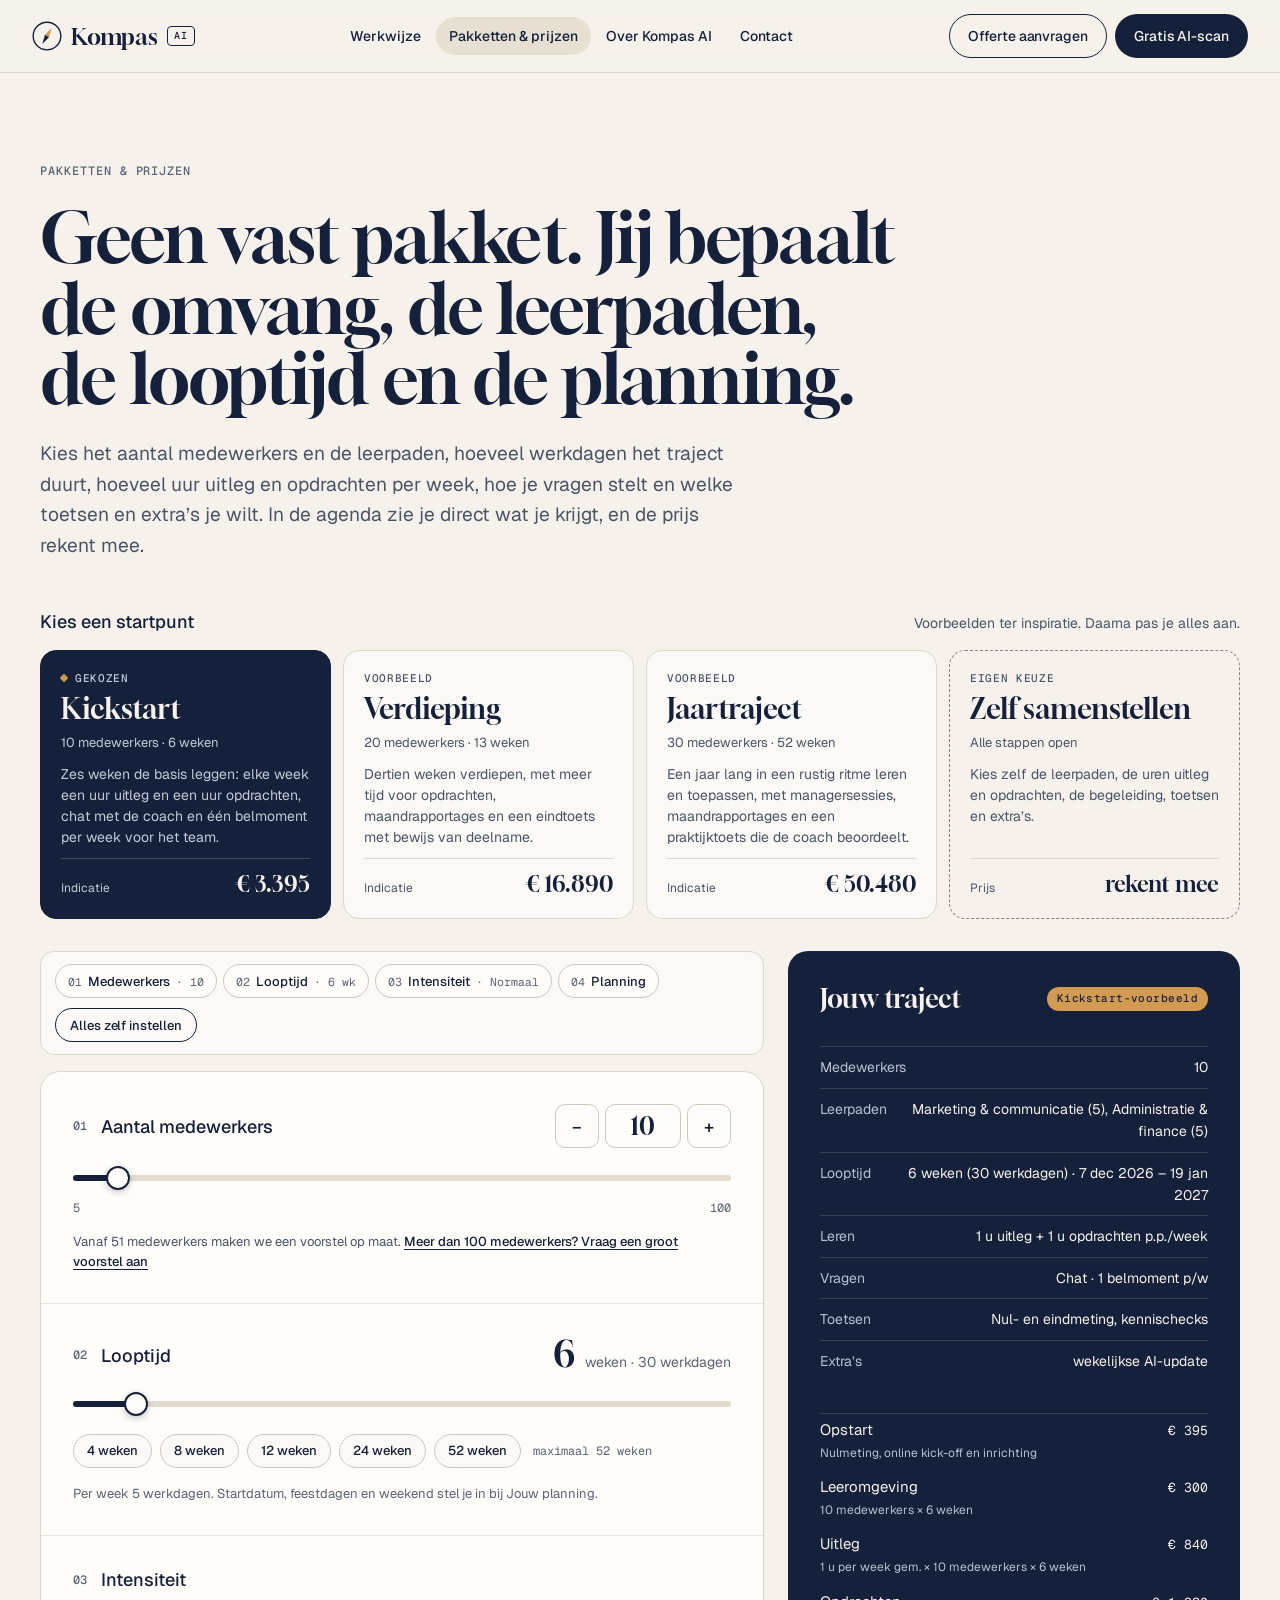
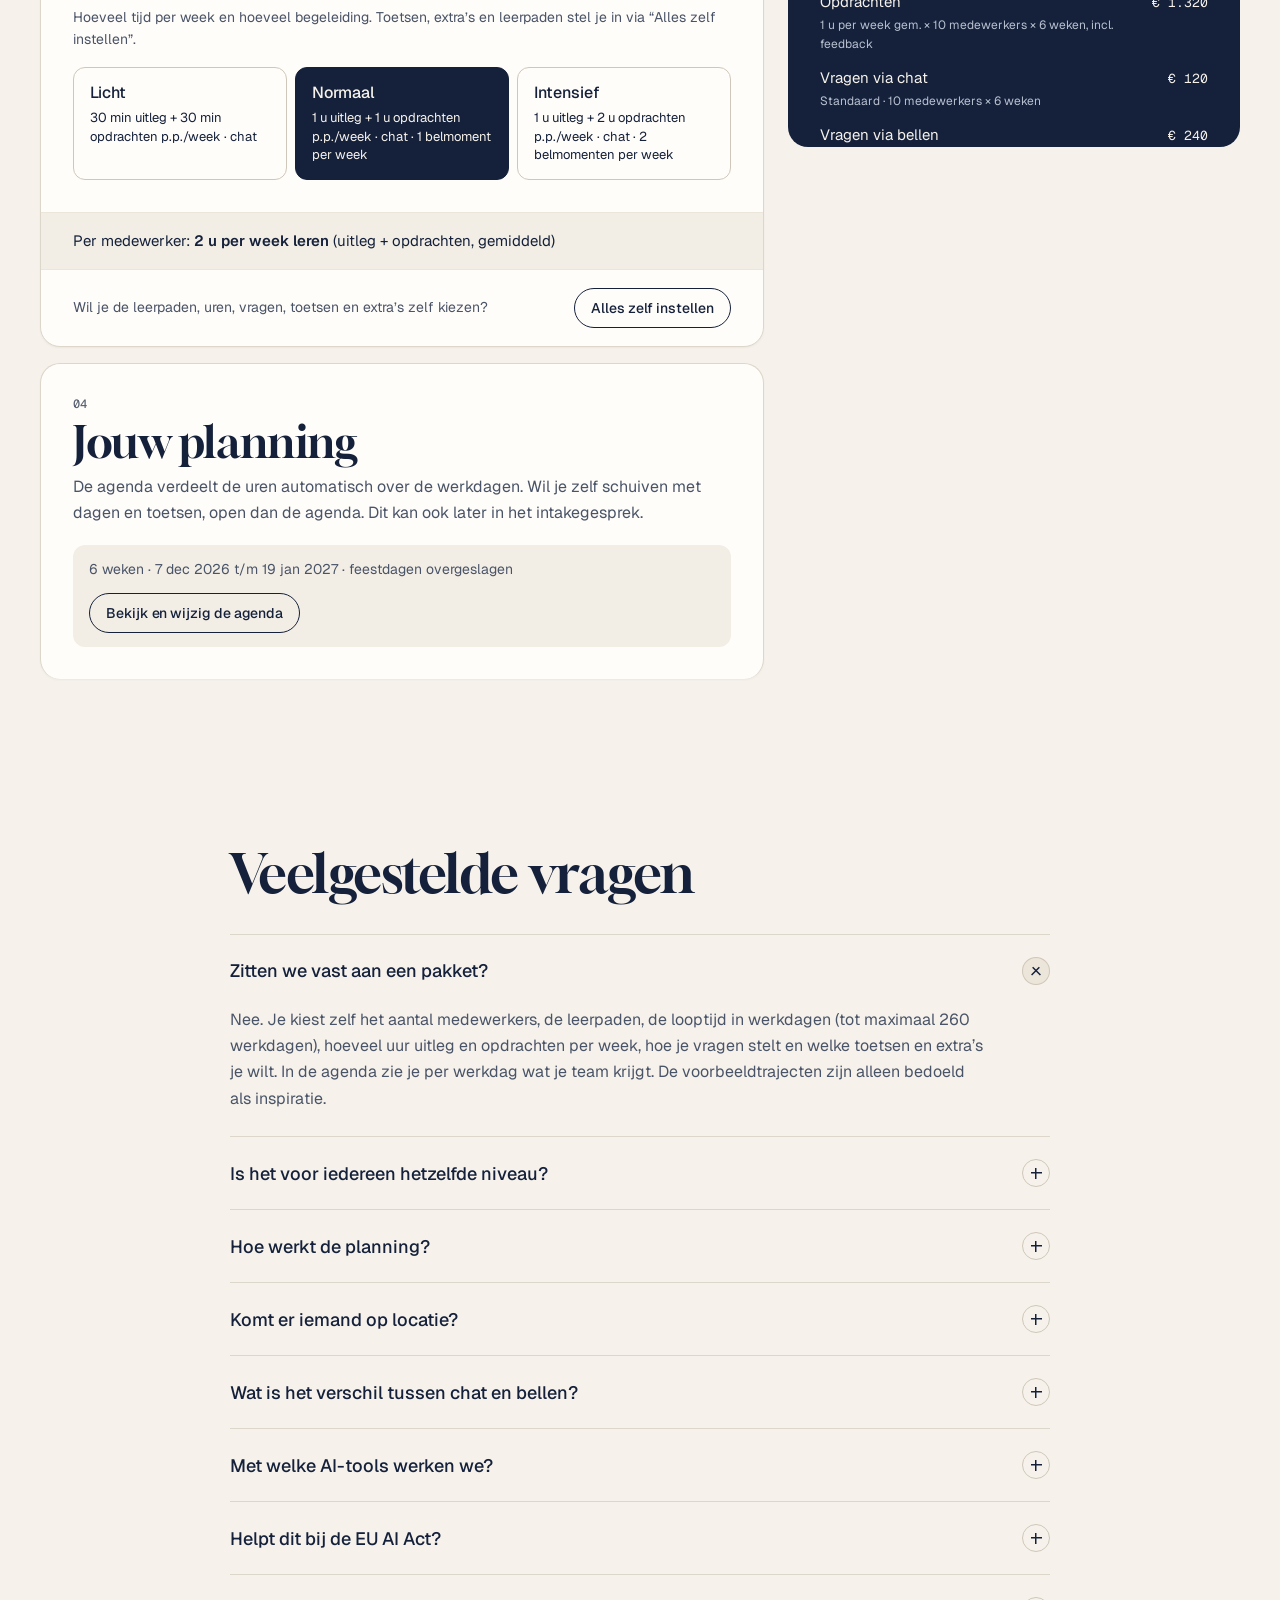
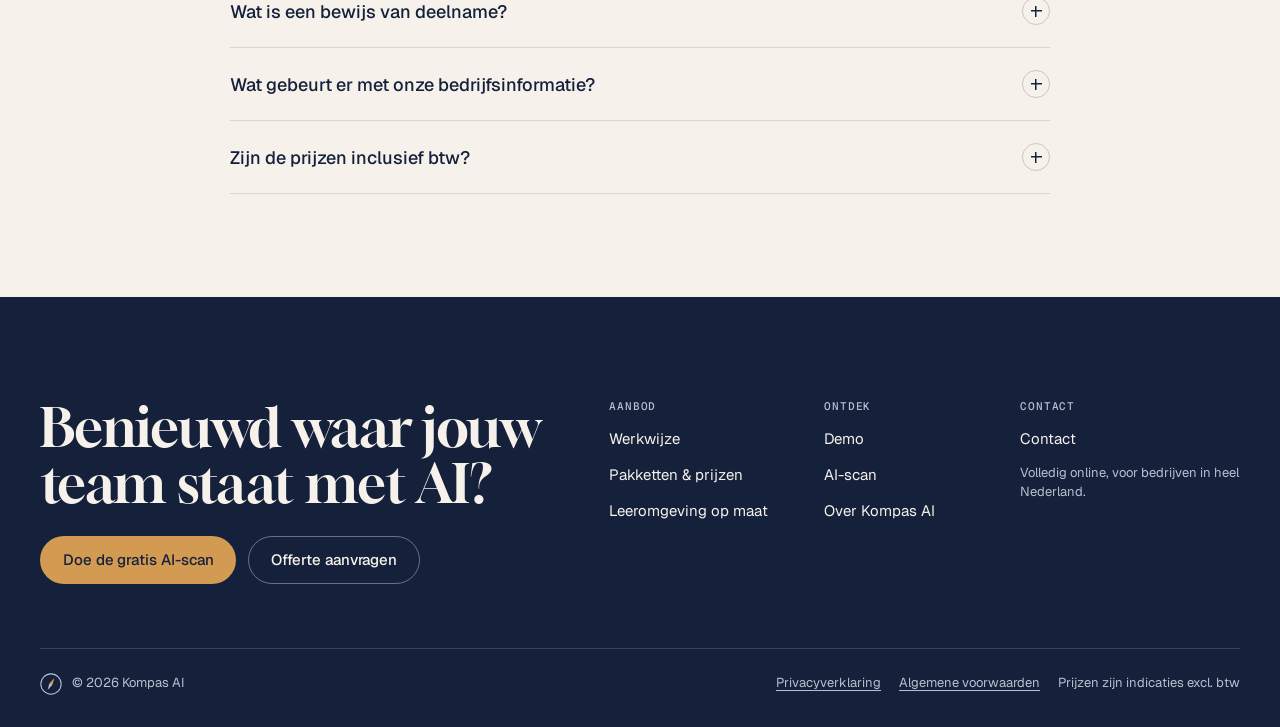
<file: pakketten.html>
<!doctype html>
<html lang="nl">
<head>
<meta charset="utf-8">
<meta name="viewport" content="width=device-width, initial-scale=1">
<title>Pakketten &amp; prijzen · Kompas AI</title>
<meta name="description" content="Stel je AI-traject zelf samen: aantal medewerkers, leerpaden, looptijd en begeleiding. Je ziet direct de prijs per medewerker, de prijsopbouw en de planning.">
<meta name="theme-color" content="#f6f2eb">
<link rel="icon" href="assets/img/favicon.svg" type="image/svg+xml">
<link rel="icon" href="assets/img/favicon-32.png" sizes="32x32" type="image/png">
<link rel="apple-touch-icon" href="assets/img/apple-touch-icon.png">
<meta property="og:type" content="website">
<meta property="og:locale" content="nl_NL">
<meta property="og:site_name" content="Kompas AI">
<meta property="og:title" content="Pakketten &amp; prijzen · Kompas AI">
<meta property="og:description" content="Geen vast pakket. Jij bepaalt de omvang, de leerpaden, de looptijd en de planning, en de prijs rekent mee.">
<meta property="og:image" content="assets/img/og-image.jpg">
<meta name="twitter:card" content="summary_large_image">
<link rel="preconnect" href="https://fonts.googleapis.com">
<link rel="preconnect" href="https://fonts.gstatic.com" crossorigin>
<link rel="stylesheet" href="https://fonts.googleapis.com/css2?family=Geist:wght@400;500;600&amp;family=Geist+Mono:wght@400;500&amp;family=Gloock&amp;display=swap">
<link rel="stylesheet" href="assets/css/styles.css">
<script>document.documentElement.className += ' js';</script>
<script src="assets/js/config.js" defer></script>
<script src="assets/js/core.js" defer></script>
<script src="assets/js/site.js" defer></script>
<script src="assets/js/planner.js" defer></script>
<script src="assets/js/configurator.js" defer></script>
<script type="application/ld+json">
{"@context":"https://schema.org","@type":"FAQPage","mainEntity":[
{"@type":"Question","name":"Zitten we vast aan een pakket?","acceptedAnswer":{"@type":"Answer","text":"Nee. Je kiest zelf het aantal medewerkers, de leerpaden, de looptijd in werkdagen, hoeveel uur uitleg en opdrachten per week, hoe je vragen stelt en welke toetsen en extra’s je wilt. In de agenda zie je per werkdag wat je team krijgt. De voorbeeldtrajecten zijn alleen bedoeld als inspiratie."}},
{"@type":"Question","name":"Is het voor iedereen hetzelfde niveau?","acceptedAnswer":{"@type":"Answer","text":"Nee. We maken per bedrijf een persoonlijke leeromgeving. Elk leerpad heeft drie niveaus: Beginner, Toepassen en Zelfstandig. De nulmeting bepaalt op welk niveau een medewerker start. Opdrachten en tempo sluiten daarop aan, en de coach kan tussentijds bijsturen. De eindmeting laat de groei zien."}},
{"@type":"Question","name":"Komt er iemand op locatie?","acceptedAnswer":{"@type":"Answer","text":"Nee, alles verloopt online: de leeromgeving, de kick-off, de chat en de belmomenten. Medewerkers leren vanaf hun eigen werkplek, zonder reistijd."}},
{"@type":"Question","name":"Met welke AI-tools werken we?","acceptedAnswer":{"@type":"Answer","text":"De uitleg en opdrachten sluiten aan op de tools die jullie al gebruiken, zoals ChatGPT, Microsoft Copilot of Claude. Je hebt geen nieuwe software nodig."}},
{"@type":"Question","name":"Zijn de prijzen inclusief btw?","acceptedAnswer":{"@type":"Answer","text":"Alle bedragen zijn indicaties exclusief btw, en exclusief leerpaden op aanvraag. Na een kort online intakegesprek ontvang je een definitieve offerte."}}
]}
</script>
</head>
<body data-page="pakketten">
<a class="skip-link" href="#main">Naar de inhoud</a>

<header class="site-header" data-header>
  <div class="header__bar">
    <a class="brand" href="index.html" aria-label="Kompas AI, naar de homepage">
      <svg class="brand__mark" viewBox="0 0 32 32" aria-hidden="true"><circle cx="16" cy="16" r="14.75" fill="none" stroke="currentColor" stroke-width="1.5"/><g transform="rotate(30 16 16)"><path d="M16 6 18.5 16h-5z" fill="#d39b52"/><path d="M13.5 16h5L16 26z" fill="currentColor"/></g></svg>
      <span class="brand__name">Kompas</span><span class="brand__tag">AI</span>
    </a>
    <nav class="nav" aria-label="Hoofdmenu">
      <a href="werkwijze.html" data-nav="werkwijze">Werkwijze</a>
      <a href="pakketten.html" data-nav="pakketten">Pakketten &amp; prijzen</a>
      <a href="over.html" data-nav="over">Over Kompas AI</a>
      <a href="contact.html" data-nav="contact">Contact</a>
    </nav>
    <div class="header__actions">
      <a class="header__login" href="#" data-login hidden>Inloggen</a>
      <a class="btn btn--outline btn--sm header__offerte" href="contact.html?type=offerte" data-cta="Offerte">Offerte aanvragen</a>
      <a class="btn btn--primary btn--sm" href="ai-scan.html" data-hide-on-scan><span class="label-lg">Gratis AI-scan</span><span class="label-sm">Gratis scan</span></a>
      <button class="menu-toggle" type="button" data-menu-toggle aria-expanded="false" aria-controls="mobiel-menu" aria-label="Menu openen"><span></span><span></span><span></span></button>
    </div>
  </div>
  <nav class="mobile-menu" id="mobiel-menu" aria-label="Hoofdmenu" hidden>
    <a class="mobile-menu__scan" href="ai-scan.html" data-nav="ai-scan">Gratis AI-scan <span class="arrow" aria-hidden="true">→</span></a>
    <a href="werkwijze.html" data-nav="werkwijze">Werkwijze</a>
    <a href="pakketten.html" data-nav="pakketten">Pakketten &amp; prijzen</a>
    <a href="over.html" data-nav="over">Over Kompas AI</a>
    <a href="contact.html" data-nav="contact">Contact</a>
    <a class="mobile-menu__offerte" href="contact.html?type=offerte" data-cta="Offerte">Offerte aanvragen</a>
    <a class="mobile-menu__login" href="#" data-login hidden>Inloggen</a>
  </nav>
</header>

<main id="main">
  <section class="container page-head" style="padding-bottom:clamp(32px,4vw,48px)">
    <div class="row"><p class="eyebrow">Pakketten &amp; prijzen</p><span class="badge badge--gold" data-if="pilot" hidden>Pilotfase</span></div>
    <h1 class="title">Geen vast pakket. Jij bepaalt de omvang, de leerpaden, de looptijd en de planning.</h1>
    <p class="lead">Kies het aantal medewerkers en de leerpaden, hoeveel werkdagen het traject duurt, hoeveel uur uitleg en opdrachten per week, hoe je vragen stelt en welke toetsen en extra’s je wilt. In de agenda zie je direct wat je krijgt, en de prijs rekent mee.</p>
  </section>

  <section class="container stack-16" aria-labelledby="startkeuze-titel" style="padding-bottom:32px">
    <div class="row" style="justify-content:space-between;align-items:baseline;gap:8px 16px">
      <h2 id="startkeuze-titel" style="font:500 18px var(--font-sans)">Kies een startpunt</h2>
      <span class="text-sm">Voorbeelden ter inspiratie. Daarna pas je alles aan.</span>
    </div>
    <div class="grid cols-4 grid--12" data-list="startCards">
      <div class="start-card"><span class="start-card__badge">Voorbeeld</span><span class="start-card__name">Kickstart</span><span class="start-card__meta">10 medewerkers · 6 weken</span><span class="start-card__desc">Zes weken de basis leggen: elke week een uur uitleg en een uur opdrachten, chat met de coach en één belmoment per week voor het team.</span><span class="start-card__foot"><span>Indicatie</span><span>€ 3.395</span></span></div>
      <div class="start-card"><span class="start-card__badge">Voorbeeld</span><span class="start-card__name">Verdieping</span><span class="start-card__meta">20 medewerkers · 13 weken</span><span class="start-card__desc">Dertien weken verdiepen, met meer tijd voor opdrachten, maandrapportages en een eindtoets met bewijs van deelname.</span><span class="start-card__foot"><span>Indicatie</span><span>€ 16.890</span></span></div>
      <div class="start-card"><span class="start-card__badge">Voorbeeld</span><span class="start-card__name">Jaartraject</span><span class="start-card__meta">30 medewerkers · 52 weken</span><span class="start-card__desc">Een jaar lang in een rustig ritme leren en toepassen, met managersessies, maandrapportages en een praktijktoets die de coach beoordeelt.</span><span class="start-card__foot"><span>Indicatie</span><span>€ 50.480</span></span></div>
    </div>
    <noscript><p class="notice notice--warn">Zet JavaScript aan om je traject samen te stellen en de prijs te berekenen. Of <a href="contact.html?type=offerte">vraag direct een offerte aan</a>.</p></noscript>
  </section>

  <section id="configurator" class="container cfg" data-cfg aria-label="Stel je traject samen">
    <div class="cfg__main">
      <div class="cfg-bar">
        <nav aria-label="Stappen" data-list="steps"></nav>
        <button type="button" class="btn btn--outline btn--xxs" data-action="toggleMode" data-attr="aria-expanded:modeExp" data-text="modeLabel">Alles zelf instellen</button>
      </div>

      <div class="cfg-panel">
        <!-- 01 Medewerkers -->
        <div class="cfg-step" id="stap-medewerkers">
          <div class="cfg-step__head">
            <div class="cfg-step__title"><span class="cfg-step__num">01</span><label for="aantal-medewerkers">Aantal medewerkers</label></div>
            <div class="stepper">
              <button type="button" class="stepper__btn" data-action="empDec" data-attr="disabled:empDecOff" aria-label="Eén medewerker minder">−</button>
              <input id="aantal-medewerkers" class="stepper__input" type="number" inputmode="numeric" min="5" max="100" value="10" data-attr="max:maxEmp">
              <button type="button" class="stepper__btn" data-action="empInc" data-attr="disabled:empIncOff" aria-label="Eén medewerker meer">+</button>
            </div>
          </div>
          <input type="range" class="range" id="emp-range" aria-label="Aantal medewerkers (schuifregelaar)" min="5" max="100" step="1" value="10" data-attr="max:maxEmp" data-style="--fill:fill.emp">
          <div class="range-scale"><span>5</span><span data-text="maxEmp">100</span></div>
          <p class="text-xs" style="color:var(--text-2)">Vanaf <span data-text="grootVanaf">51</span> medewerkers maken we een voorstel op maat. <a class="text-link" href="contact.html?type=groot-voorstel" data-cta="Groot voorstel">Meer dan <span data-text="maxEmp">100</span> medewerkers? Vraag een groot voorstel aan</a></p>
          <div class="notice notice--warn" data-show="groot" hidden>Bij deze omvang stemmen we de begeleiding en planning eerst met je af. De indicatie hieronder is een startpunt.</div>
        </div>

        <!-- 02 Leerpaden -->
        <div class="cfg-step" id="stap-leerpaden" data-show="isAlles" hidden>
          <div class="cfg-step__head">
            <div class="cfg-step__title"><span class="cfg-step__num">02</span><span>Leerpaden</span></div>
            <span class="cfg-value__sub"><span data-text="lpSum">10</span> van <span data-text="emp">10</span> verdeeld</span>
          </div>
          <p class="text-sm">Kies een of meer leerpaden. We verdelen je medewerkers automatisch naar verhouding; per leerpad kun je het aantal aanpassen. Elk leerpad heeft drie niveaus en de nulmeting bepaalt waar iemand start. Standaard leerpaden kosten niets extra.</p>
          <div class="chip-row" role="group" aria-label="Leerpaden" data-list="lpChips"></div>
          <div class="stack-8" data-list="lpRows"></div>
          <div class="lp-ander" data-show="cfg.ander.on" hidden>
            <label class="field"><span class="field__label">Ander leerpad: welke functie of afdeling?</span><input class="input input--sm" id="ander-tekst" type="text" placeholder="Bijvoorbeeld: klantenservice"></label>
            <div class="row" style="justify-content:space-between">
              <span class="text-xs" style="color:var(--text-2)">Prijs volgt in de offerte.</span>
              <div class="stepper">
                <button type="button" class="stepper__btn stepper__btn--sm" data-action="anderDec" aria-label="Ander leerpad: één medewerker minder">−</button>
                <span class="stepper__val" data-text="cfg.ander.n">0</span>
                <button type="button" class="stepper__btn stepper__btn--sm" data-action="anderInc" aria-label="Ander leerpad: één medewerker meer">+</button>
                <span class="text-xs">medewerkers</span>
              </div>
            </div>
          </div>
          <div class="notice notice--error" data-show="lpNone" hidden>Kies minstens één leerpad.</div>
          <div class="notice notice--error notice--row" data-show="lpWarn" hidden>
            <span>Je hebt de verdeling aangepast: <span data-text="lpSum"></span> van de <span data-text="emp"></span> medewerkers zijn verdeeld.</span>
            <button type="button" class="btn btn--xxs" style="border-color:var(--error-ink);color:var(--error-ink);background:transparent" data-action="lpEven">Verdeel automatisch</button>
          </div>
        </div>

        <!-- Looptijd -->
        <div class="cfg-step" id="stap-looptijd">
          <div class="cfg-step__head">
            <div class="cfg-step__title"><span class="cfg-step__num" data-text="nums.wd">02</span><span>Looptijd</span></div>
            <div class="cfg-value"><span class="cfg-value__big" data-text="weeks">6</span><span class="cfg-value__unit">weken · <span data-text="werkdagen">30</span> werkdagen</span></div>
          </div>
          <input type="range" class="range" id="wd-range" aria-label="Looptijd in weken" min="10" max="260" step="5" value="30" data-attr="max:maxWd;aria-valuetext:wdText" data-style="--fill:fill.wd">
          <div class="row" style="gap:8px">
            <div class="chip-row" role="group" aria-label="Snelkeuze looptijd" data-list="wdPresets"></div>
            <span class="mono-sm" style="margin-left:4px">maximaal <span data-text="maxWeeks">52</span> weken<span data-text="pilotNote"></span></span>
          </div>
          <p class="text-xs">Per week 5 werkdagen. Startdatum, feestdagen en weekend stel je in bij Jouw planning.</p>
        </div>

        <!-- 03 Intensiteit (snelle modus) -->
        <div class="cfg-step" id="stap-intensiteit" data-show="isSnel">
          <div class="cfg-step__title"><span class="cfg-step__num">03</span><span>Intensiteit</span></div>
          <p class="text-sm">Hoeveel tijd per week en hoeveel begeleiding. Toetsen, extra’s en leerpaden stel je in via “Alles zelf instellen”.</p>
          <div class="grid cols-3i" style="gap:8px" role="group" aria-label="Intensiteit" data-list="intensOpts"></div>
          <p class="text-xs" style="color:var(--text-2)" data-show="intensCustom" hidden>Je hebt de uren of de begeleiding zelf aangepast. Kies een intensiteit om terug te gaan naar een standaardinstelling.</p>
        </div>

        <!-- 04 Uitleg -->
        <div class="cfg-step" id="stap-uitleg" data-show="isAlles" hidden>
          <div class="cfg-step__head">
            <div class="cfg-step__title"><span class="cfg-step__num">04</span><span class="cfg-step__key" style="background:var(--ink)"></span><span>Uitleg</span></div>
            <div class="cfg-value"><span class="cfg-value__mid" data-text="uitlegH">1 u</span><span class="cfg-value__sub" data-text="sub.uitleg"></span></div>
          </div>
          <p class="text-sm">per week, per medewerker · <span data-text="rl.uitleg"></span></p>
          <input type="range" class="range" id="uitleg-range" aria-label="Uitleg per week" min="0" max="2" step="0.25" value="1" data-style="--fill:fill.uitleg">
          <div class="range-scale"><span>0</span><span>2 uur</span></div>
          <button type="button" class="explain-btn" data-disclosure aria-expanded="false" aria-controls="uitleg-info">Wat betekent dit?</button>
          <p class="explain" id="uitleg-info" hidden>Korte lessen als video en tekst. Elke les behandelt één vaardigheid. Medewerkers kijken en lezen op hun eigen moment.</p>
        </div>

        <!-- 05 Opdrachten -->
        <div class="cfg-step" id="stap-opdrachten" data-show="isAlles" hidden>
          <div class="cfg-step__head">
            <div class="cfg-step__title"><span class="cfg-step__num">05</span><span class="cfg-step__key" style="background:var(--gold)"></span><span>Opdrachten</span></div>
            <div class="cfg-value"><span class="cfg-value__mid" data-text="opdrachtH">1 u</span><span class="cfg-value__sub" data-text="sub.opdracht"></span></div>
          </div>
          <p class="text-sm">per week, per medewerker · <span data-text="rl.opdracht"></span>, inclusief feedback van de coach</p>
          <input type="range" class="range" id="opdracht-range" aria-label="Opdrachten per week" min="0" max="3" step="0.25" value="1" data-style="--fill:fill.opdracht">
          <div class="range-scale"><span>0</span><span>3 uur</span></div>
          <button type="button" class="explain-btn" data-disclosure aria-expanded="false" aria-controls="opdracht-info">Wat betekent dit?</button>
          <div class="explain" id="opdracht-info" hidden>
            <p>Praktische opdrachten, opgebouwd in niveaus van makkelijk naar moeilijk. Medewerkers voeren ze uit met echte AI-tools in hun eigen werk en krijgen feedback van de coach. Iedere medewerker start op zijn of haar niveau, op basis van de nulmeting.</p>
            <div class="grid" style="grid-template-columns:repeat(3,minmax(0,1fr));gap:8px">
              <div class="stack" style="gap:6px"><div class="level-bars"><span class="on"></span><span></span><span></span></div><b style="font-size:14px">1 · Beginner</b></div>
              <div class="stack" style="gap:6px"><div class="level-bars"><span class="on"></span><span class="on"></span><span></span></div><b style="font-size:14px">2 · Toepassen</b></div>
              <div class="stack" style="gap:6px"><div class="level-bars"><span class="on"></span><span class="on"></span><span class="on"></span></div><b style="font-size:14px">3 · Zelfstandig</b></div>
            </div>
          </div>
        </div>

        <!-- Uren per week -->
        <div class="cfg-learn">
          <span>Per medewerker: <b><span data-text="learnH">2 u</span> per week leren</b> (uitleg + opdrachten, gemiddeld)</span>
          <span class="notice notice--error" data-show="over4" hidden>Dat is veel naast het werk. Overweeg minder uren per week en meer werkdagen.</span>
        </div>

        <!-- 06 Vragen -->
        <div class="cfg-step" id="stap-vragen" data-show="isAlles" hidden>
          <div class="cfg-step__head">
            <div class="cfg-step__title"><span class="cfg-step__num">06</span><span class="cfg-step__key" style="background:var(--sky)"></span><span>Vragen stellen</span></div>
            <span class="cfg-value__sub" data-text="sub.vragen"></span>
          </div>
          <div class="grid cols-2 grid--12">
            <div class="box">
              <div class="row" style="justify-content:space-between;align-items:baseline;gap:8px"><b style="font-weight:600">Chat</b><span class="mono-sm" data-text="rl.chat"></span></div>
              <div class="seg" role="group" aria-label="Chat" data-list="chatOpts"></div>
              <span class="text-xs" style="color:var(--text-2)">Standaard: antwoord <span data-bind="chatReactietijd">binnen 48 uur, vaak al dezelfde dag</span>.</span>
            </div>
            <div class="box">
              <div class="row" style="justify-content:space-between;align-items:baseline;gap:8px"><b style="font-weight:600">Bellen</b><span class="mono-sm" data-text="rl.bellen"></span></div>
              <div class="stepper" style="justify-content:space-between">
                <button type="button" class="stepper__btn" data-action="bellenMin" aria-label="Eén belmoment minder">−</button>
                <span class="cfg-value__mid" style="flex:1;text-align:center" data-text="cfg.bellen">1</span>
                <button type="button" class="stepper__btn" data-action="bellenPlus" aria-label="Eén belmoment meer">+</button>
              </div>
              <span class="text-xs" style="color:var(--text-2)">Belmomenten van 15 minuten per week, voor het hele team.</span>
            </div>
          </div>
          <button type="button" class="explain-btn" data-disclosure aria-expanded="false" aria-controls="vragen-info">Wat betekent dit?</button>
          <div class="explain" id="vragen-info" hidden>
            <span><b>Chat:</b> stel een vraag in de leeromgeving. Je krijgt antwoord <span data-bind="chatReactietijd">binnen 48 uur, vaak al dezelfde dag</span>.</span>
            <span><b>Bellen:</b> een persoonlijk gesprek van 15 minuten met je coach, op afspraak. Dit kost extra omdat het meer persoonlijke tijd vraagt.</span>
          </div>
        </div>

        <!-- 07 Toetsen -->
        <div class="cfg-step" id="stap-toetsen" data-show="isAlles" hidden>
          <div class="cfg-step__head">
            <div class="cfg-step__title"><span class="cfg-step__num">07</span><span class="cfg-step__key" style="box-shadow:inset 0 0 0 2px var(--ink)"></span><span>Toetsen</span></div>
            <span class="cfg-value__sub" data-text="sub.toetsen"></span>
          </div>
          <div class="stack" style="gap:6px" data-list="toetsRows"></div>
          <p class="text-xs">Kennischecks, eindtoets en praktijktoets staan in de agenda. Je kunt de eindtoets en praktijktoets daar op een andere dag inplannen.</p>
        </div>

        <!-- 08 Extra's -->
        <div class="cfg-step" id="stap-extras" data-show="isAlles" hidden>
          <div class="cfg-step__head">
            <div class="cfg-step__title"><span class="cfg-step__num">08</span><span>Extra’s</span></div>
            <span class="cfg-value__sub" data-text="sub.extras"></span>
          </div>
          <div class="stack" style="gap:6px" data-list="extraRows"></div>
        </div>

        <div class="cfg-foot" data-show="isSnel">
          <span class="text-sm" style="flex:1 1 260px">Wil je de leerpaden, uren, vragen, toetsen en extra’s zelf kiezen?</span>
          <button type="button" class="btn btn--outline btn--xs" data-action="toggleMode" data-attr="aria-expanded:modeExp">Alles zelf instellen</button>
        </div>
      </div>

      <!-- Planning -->
      <div class="cfg-panel cfg-step" id="stap-planning" style="gap:20px">
        <div class="stack-8">
          <span class="cfg-step__num" data-text="nums.plan">04</span>
          <h2 class="h2" style="font-size:clamp(30px,3.4vw,44px)">Jouw planning</h2>
          <p class="text" style="max-width:760px">De agenda verdeelt de uren automatisch over de werkdagen. Wil je zelf schuiven met dagen en toetsen, open dan de agenda. Dit kan ook later in het intakegesprek.</p>
        </div>
        <div class="row" style="justify-content:space-between;padding:14px 16px;border-radius:12px;background:var(--sand-4)">
          <span class="text-sm" data-text="planRange"></span>
          <button type="button" class="btn btn--outline btn--xs" data-action="togglePlan" aria-controls="agenda" data-attr="aria-expanded:planExp" data-text="planLabel">Bekijk en wijzig de agenda</button>
        </div>
        <div id="agenda" data-show="planOpen" hidden><div data-planner></div></div>
      </div>
    </div>

    <!-- Samenvatting -->
    <aside class="summary summary--sticky" aria-label="Jouw traject en prijs">
      <div class="summary__head">
        <span class="summary__title">Jouw traject</span>
        <span class="badge badge--gold" data-show="isKickstart">Kickstart-voorbeeld</span>
        <span class="badge badge--line" data-show="notKickstart" hidden>Eigen configuratie</span>
      </div>
      <dl class="kv" data-list="summaryRows"></dl>
      <ul class="price-lines" data-list="priceLines"></ul>
      <div class="total" aria-live="polite">
        <span class="total__label">Totaal, excl. btw</span>
        <span class="total__amount" data-text="totalFmt">€ 3.395</span>
        <span class="total__pp"><span data-text="perEmpFmt">€ 340</span> per medewerker</span>
        <span class="total__note" data-show="cfg.ander.on" hidden>Exclusief leerpaden op aanvraag.</span>
      </div>
      <div class="summary__ctas">
        <a class="btn btn--accent btn--lg btn--block" href="contact.html?type=offerte" data-cta="Offerte" data-show="ctaNormal">Vraag offerte aan met deze configuratie</a>
        <div class="stack-12" data-show="ctaGroot" hidden>
          <a class="btn btn--accent btn--lg btn--block" href="contact.html?type=groot-voorstel" data-cta="Groot voorstel">Vraag een groot voorstel aan</a>
          <span class="summary__fine">Bij deze omvang stemmen we de begeleiding en planning eerst met je af.</span>
        </div>
        <span class="summary__center" data-bind="vrijblijvend">Vrijblijvend, je zit nergens aan vast · reactie binnen 1 werkdag.</span>
        <button type="button" class="btn btn--ghost-light btn--xs" data-action="loadKickstart">Terug naar het Kickstart-voorbeeld</button>
      </div>
      <p class="summary__fine">Dit is een indicatie exclusief btw. Na een kort online intakegesprek ontvang je een definitieve offerte.</p>
    </aside>
  </section>

  <!-- Prijsbalk (mobiel) -->
  <div class="price-bar-spacer" aria-hidden="true"></div>
  <div class="price-bar" role="region" aria-label="Prijsindicatie">
    <div class="price-bar__l">
      <span class="price-bar__k">Totaal, excl. btw</span>
      <span class="price-bar__v" data-text="totalFmt">€ 3.395</span>
      <span class="price-bar__s"><span data-text="perEmpFmt">€ 340</span> p.p. · <span data-text="weeks">6</span> weken</span>
    </div>
    <button type="button" class="btn btn--accent btn--sm" id="sheet-open" data-action="openSheet" aria-haspopup="dialog" aria-controls="opbouw">Bekijk opbouw</button>
  </div>
  <dialog class="sheet" id="opbouw" aria-labelledby="sheet-title">
    <div class="sheet__inner">
      <div class="sheet__head">
        <h2 id="sheet-title" class="h4">Opbouw van de prijs</h2>
        <button type="button" class="icon-btn" data-action="closeSheet" aria-label="Sluit opbouw">×</button>
      </div>
      <ul class="price-lines" data-list="priceLines"></ul>
      <div class="total">
        <span class="total__label">Totaal, excl. btw</span>
        <span class="total__amount total__amount--md" data-text="totalFmt"></span>
        <span class="total__pp"><span data-text="perEmpFmt"></span> per medewerker</span>
        <span class="total__note" data-show="cfg.ander.on" hidden>Exclusief leerpaden op aanvraag.</span>
      </div>
      <a class="btn btn--accent btn--lg btn--block" href="contact.html?type=offerte" data-cta="Offerte" data-show="ctaNormal">Vraag offerte aan met deze configuratie</a>
      <a class="btn btn--accent btn--lg btn--block" href="contact.html?type=groot-voorstel" data-cta="Groot voorstel" data-show="ctaGroot" hidden>Vraag een groot voorstel aan</a>
    </div>
  </dialog>

  <!-- Veelgestelde vragen — [CONTROLEER bij EUR-Lex voor publicatie] (FAQ EU AI Act) -->
  <section class="section" aria-labelledby="faq-titel">
    <div class="container container--narrow stack-32">
      <h2 class="h2" id="faq-titel">Veelgestelde vragen</h2>
      <div class="faq reveal" data-check="[CONTROLEER bij EUR-Lex voor publicatie] (FAQ EU AI Act)">
        <details name="faq" open><summary>Zitten we vast aan een pakket?</summary><p class="faq__a">Nee. Je kiest zelf het aantal medewerkers, de leerpaden, de looptijd in werkdagen (tot maximaal <span data-bind="maxWd">260</span> werkdagen<span data-bind="pilotNote"></span>), hoeveel uur uitleg en opdrachten per week, hoe je vragen stelt en welke toetsen en extra’s je wilt. In de agenda zie je per werkdag wat je team krijgt. De voorbeeldtrajecten zijn alleen bedoeld als inspiratie.</p></details>
        <details name="faq"><summary>Is het voor iedereen hetzelfde niveau?</summary><p class="faq__a">Nee. We maken per bedrijf een persoonlijke leeromgeving. Elk leerpad heeft drie niveaus: Beginner, Toepassen en Zelfstandig. De nulmeting bepaalt op welk niveau een medewerker start. Opdrachten en tempo sluiten daarop aan, en de coach kan tussentijds bijsturen. De eindmeting laat de groei zien.</p></details>
        <details name="faq"><summary>Hoe werkt de planning?</summary><p class="faq__a">Je kiest het aantal werkdagen en een startdatum. Feestdagen worden overgeslagen; het weekend kan op aanvraag. De agenda verdeelt de uren uitleg en opdrachten automatisch over de werkdagen. Per dag kun je dat aanpassen, en je kunt de eindtoets en praktijktoets zelf inplannen.</p></details>
        <details name="faq"><summary>Komt er iemand op locatie?</summary><p class="faq__a">Nee, alles verloopt online: de leeromgeving, de kick-off, de chat en de belmomenten. Medewerkers leren vanaf hun eigen werkplek, zonder reistijd.</p></details>
        <details name="faq"><summary>Wat is het verschil tussen chat en bellen?</summary><p class="faq__a">Via de chat stel je een vraag in de leeromgeving. Je krijgt antwoord <span data-bind="chatReactietijd">binnen 48 uur, vaak al dezelfde dag</span>. Bellen is een persoonlijk gesprek van 15 minuten met je coach, op afspraak. Dat vraagt meer persoonlijke tijd en kost daarom meer.</p></details>
        <details name="faq"><summary>Met welke AI-tools werken we?</summary><p class="faq__a">De uitleg en opdrachten sluiten aan op de tools die jullie al gebruiken, zoals ChatGPT, Microsoft Copilot of Claude. Je hebt geen nieuwe software nodig.</p></details>
        <details name="faq"><summary>Helpt dit bij de EU AI Act?</summary><p class="faq__a">De EU AI Act verwacht dat organisaties maatregelen nemen om de AI-geletterdheid van medewerkers te bevorderen. Een traject bij Kompas AI is zo’n maatregel. De nul- en eindmeting en de voortgang in de leeromgeving helpen je te laten zien welke maatregelen je neemt. We doen geen uitspraak over of je organisatie aan de wet voldoet.</p></details>
        <details name="faq"><summary>Wat is een bewijs van deelname?</summary><p class="faq__a">Na de eindtoets ontvangt een medewerker een bewijs van deelname. Dit is geen certificaat en geen bewijs dat je organisatie aan wetgeving voldoet.</p></details>
        <details name="faq"><summary>Wat gebeurt er met onze bedrijfsinformatie?</summary><p class="faq__a">Veilig omgaan met bedrijfsinformatie is een vast onderdeel van elk leerpad. Opdrachten werken met voorbeelden of geanonimiseerde gegevens. <span class="todo">[invullen na afstemming verwerkersovereenkomst]</span></p></details>
        <details name="faq"><summary>Zijn de prijzen inclusief btw?</summary><p class="faq__a">Alle bedragen zijn indicaties exclusief btw, en exclusief leerpaden op aanvraag. Na een kort online intakegesprek ontvang je een definitieve offerte.</p></details>
      </div>
    </div>
  </section>
</main>

<footer class="site-footer">
  <div class="container footer__inner">
    <div class="footer__top">
      <div class="footer__cta">
        <h2 class="h2">Benieuwd waar jouw team staat met AI?</h2>
        <div class="row">
          <a class="btn btn--accent" href="ai-scan.html" data-hide-on-scan>Doe de gratis AI-scan</a>
          <a class="btn btn--ghost-light" href="contact.html?type=offerte" data-cta="Offerte">Offerte aanvragen</a>
        </div>
      </div>
      <div class="footer__cols">
        <div class="footer__col"><span class="footer__head">Aanbod</span><a href="werkwijze.html">Werkwijze</a><a href="pakketten.html">Pakketten &amp; prijzen</a><a href="leeromgeving-op-maat.html">Leeromgeving op maat</a></div>
        <div class="footer__col"><span class="footer__head">Ontdek</span><a href="demo.html">Demo</a><a href="ai-scan.html">AI-scan</a><a href="over.html">Over Kompas AI</a><a href="#" data-login hidden>Inloggen</a></div>
        <div class="footer__col"><span class="footer__head">Contact</span><a href="contact.html" data-cta="Kennismaking">Contact</a><a href="#" data-email data-if="contactEmail" hidden></a><p class="footer__note">Volledig online, voor bedrijven in heel Nederland.</p></div>
      </div>
    </div>
    <div class="footer__bottom">
      <div class="footer__legal">
        <svg class="footer__mark" viewBox="0 0 32 32" aria-hidden="true"><circle cx="16" cy="16" r="14.75" fill="none" stroke="currentColor" stroke-width="1.5"/><g transform="rotate(30 16 16)"><path d="M16 6 18.5 16h-5z" fill="#d39b52"/><path d="M13.5 16h5L16 26z" fill="currentColor"/></g></svg>
        <span>© <span data-year>2026</span> Kompas AI</span><span data-bedrijfsregel hidden></span>
      </div>
      <div class="footer__links"><a href="privacy.html">Privacyverklaring</a><a href="voorwaarden.html">Algemene voorwaarden</a><span>Prijzen zijn indicaties excl. btw</span></div>
    </div>
  </div>
</footer>
<!-- Cloudflare Web Analytics --><script type='module' src='https://static.cloudflareinsights.com/beacon.min.js' data-cf-beacon='{"token": "598e565c293a40a98e3f20c729a58fe7"}'></script><!-- End Cloudflare Web Analytics -->
</body>
</html>
</file>
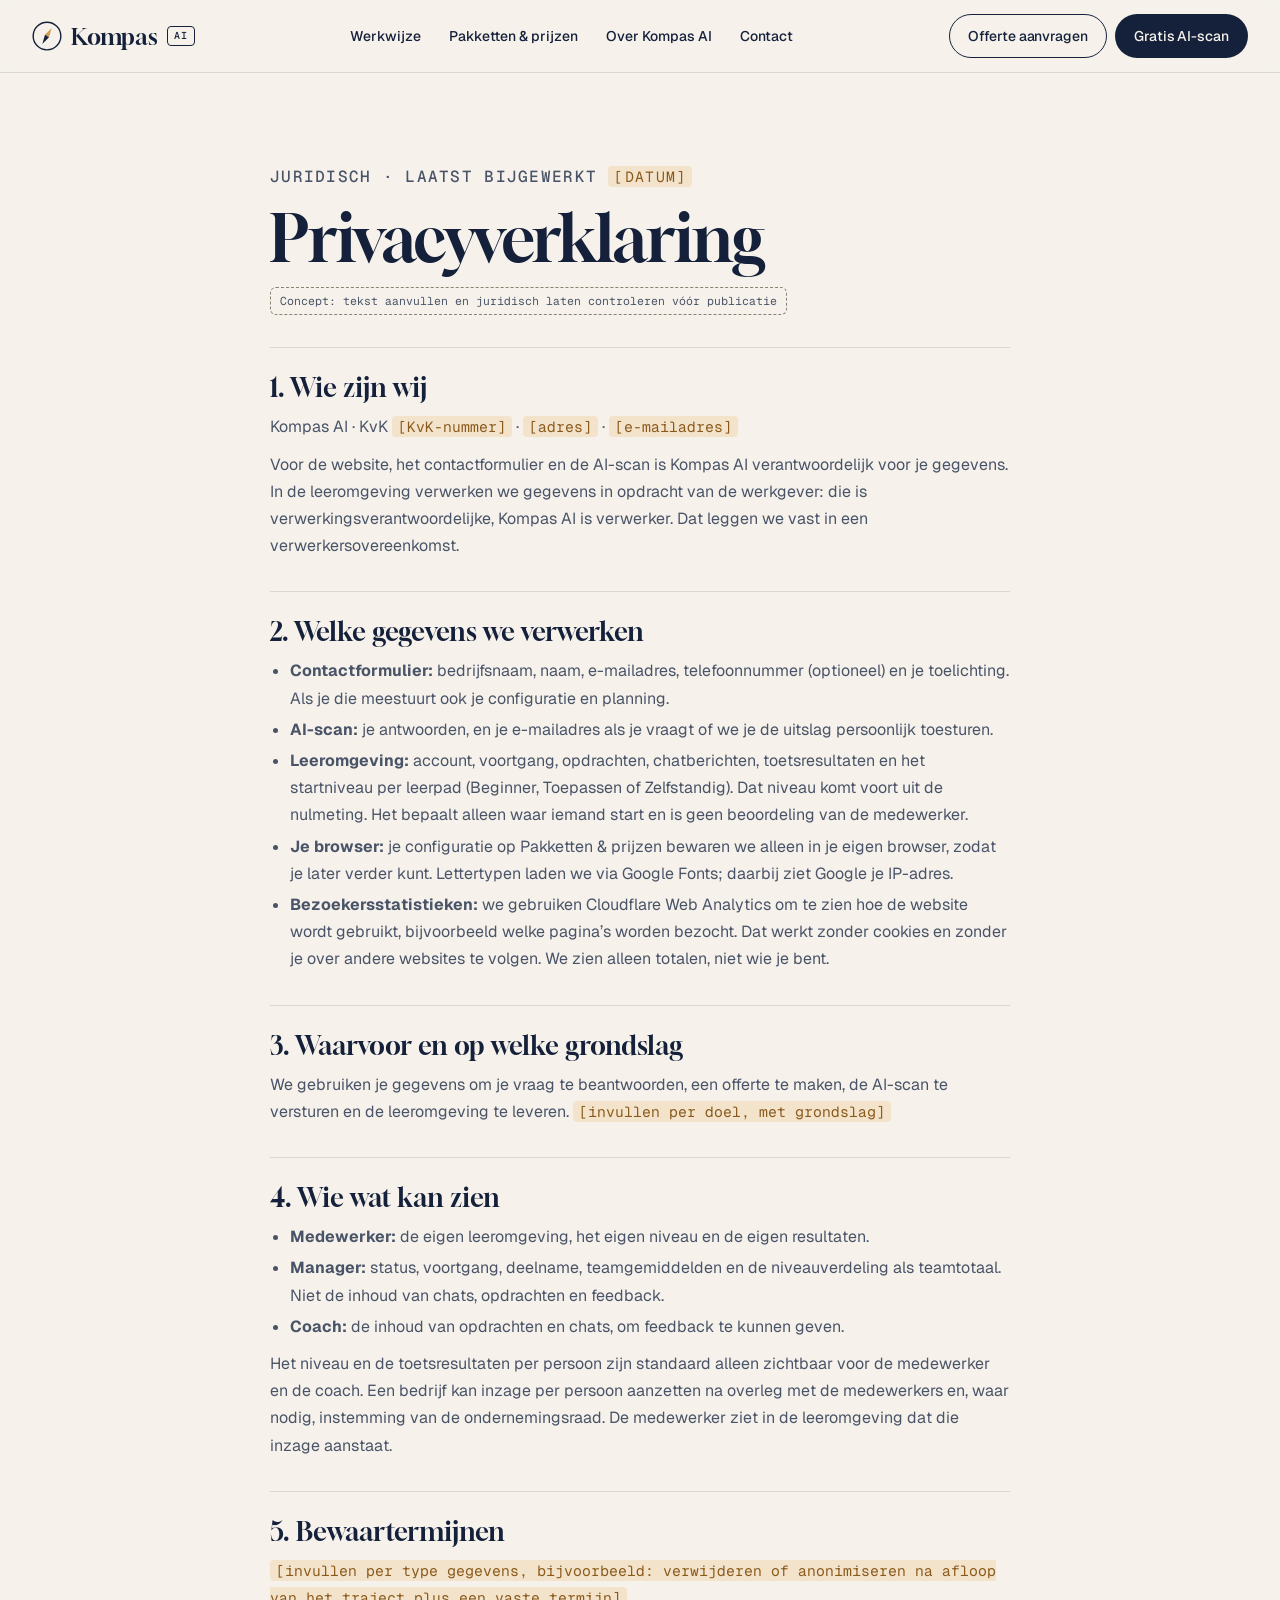
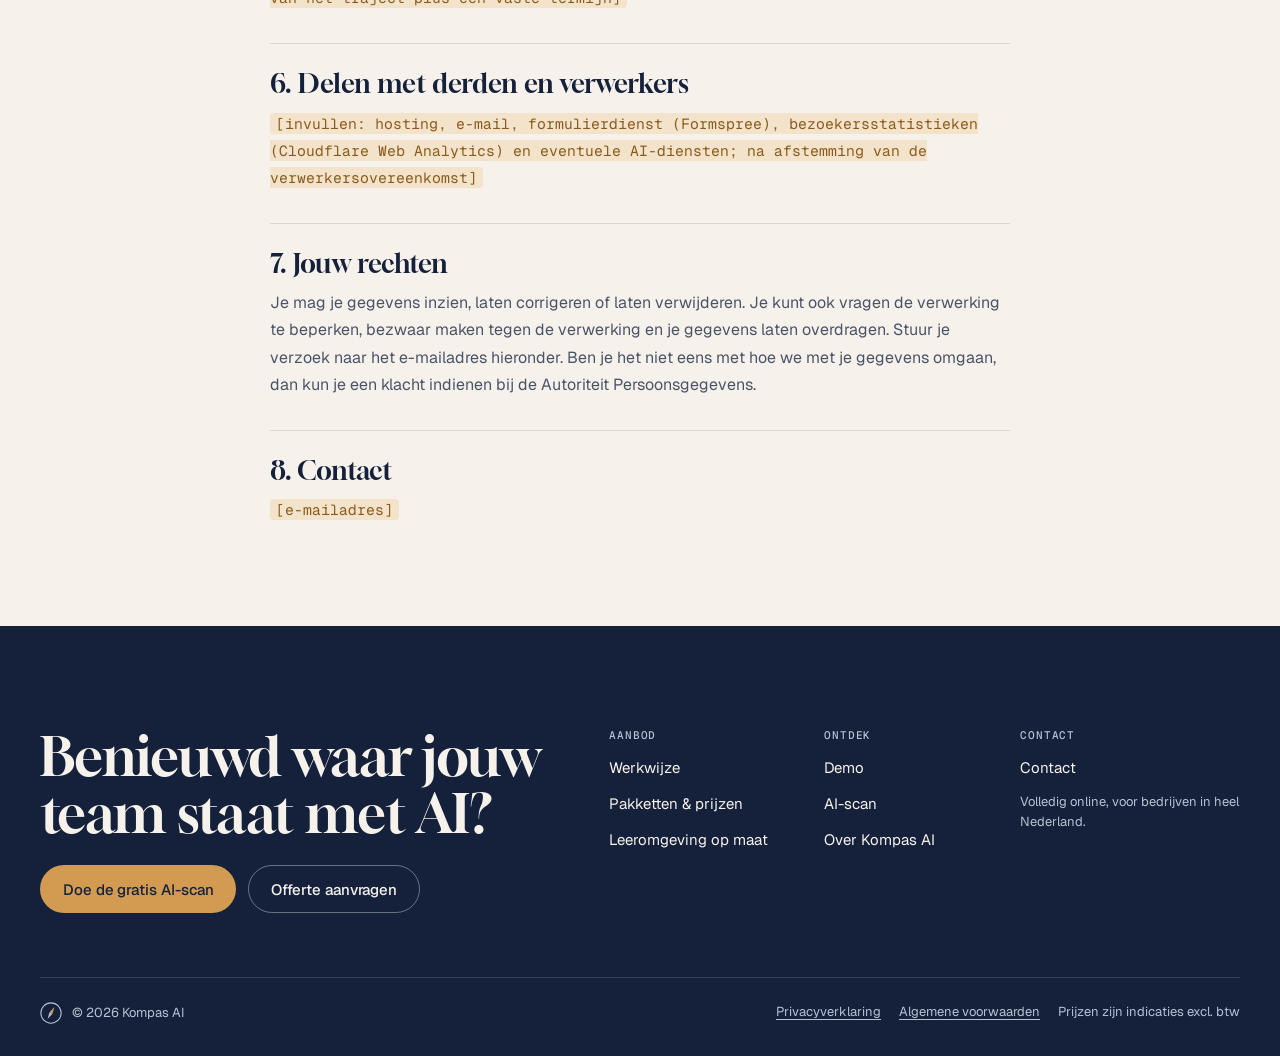
<file: privacy.html>
<!doctype html>
<html lang="nl">
<head>
<meta charset="utf-8">
<meta name="viewport" content="width=device-width, initial-scale=1">
<title>Privacyverklaring · Kompas AI</title>
<meta name="description" content="Hoe Kompas AI omgaat met persoonsgegevens: welke gegevens we verwerken, wie wat kan zien en welke rechten je hebt.">
<meta name="theme-color" content="#f6f2eb">
<link rel="icon" href="assets/img/favicon.svg" type="image/svg+xml">
<link rel="icon" href="assets/img/favicon-32.png" sizes="32x32" type="image/png">
<link rel="apple-touch-icon" href="assets/img/apple-touch-icon.png">
<link rel="preconnect" href="https://fonts.googleapis.com">
<link rel="preconnect" href="https://fonts.gstatic.com" crossorigin>
<link rel="stylesheet" href="https://fonts.googleapis.com/css2?family=Geist:wght@400;500;600&amp;family=Geist+Mono:wght@400;500&amp;family=Gloock&amp;display=swap">
<link rel="stylesheet" href="assets/css/styles.css">
<script>document.documentElement.className += ' js';</script>
<script src="assets/js/config.js" defer></script>
<script src="assets/js/core.js" defer></script>
<script src="assets/js/site.js" defer></script>
</head>
<body data-page="privacy">
<a class="skip-link" href="#main">Naar de inhoud</a>

<header class="site-header" data-header>
  <div class="header__bar">
    <a class="brand" href="index.html" aria-label="Kompas AI, naar de homepage">
      <svg class="brand__mark" viewBox="0 0 32 32" aria-hidden="true"><circle cx="16" cy="16" r="14.75" fill="none" stroke="currentColor" stroke-width="1.5"/><g transform="rotate(30 16 16)"><path d="M16 6 18.5 16h-5z" fill="#d39b52"/><path d="M13.5 16h5L16 26z" fill="currentColor"/></g></svg>
      <span class="brand__name">Kompas</span><span class="brand__tag">AI</span>
    </a>
    <nav class="nav" aria-label="Hoofdmenu">
      <a href="werkwijze.html" data-nav="werkwijze">Werkwijze</a>
      <a href="pakketten.html" data-nav="pakketten">Pakketten &amp; prijzen</a>
      <a href="over.html" data-nav="over">Over Kompas AI</a>
      <a href="contact.html" data-nav="contact">Contact</a>
    </nav>
    <div class="header__actions">
      <a class="header__login" href="#" data-login hidden>Inloggen</a>
      <a class="btn btn--outline btn--sm header__offerte" href="contact.html?type=offerte" data-cta="Offerte">Offerte aanvragen</a>
      <a class="btn btn--primary btn--sm" href="ai-scan.html" data-hide-on-scan><span class="label-lg">Gratis AI-scan</span><span class="label-sm">Gratis scan</span></a>
      <button class="menu-toggle" type="button" data-menu-toggle aria-expanded="false" aria-controls="mobiel-menu" aria-label="Menu openen"><span></span><span></span><span></span></button>
    </div>
  </div>
  <nav class="mobile-menu" id="mobiel-menu" aria-label="Hoofdmenu" hidden>
    <a class="mobile-menu__scan" href="ai-scan.html" data-nav="ai-scan">Gratis AI-scan <span class="arrow" aria-hidden="true">→</span></a>
    <a href="werkwijze.html" data-nav="werkwijze">Werkwijze</a>
    <a href="pakketten.html" data-nav="pakketten">Pakketten &amp; prijzen</a>
    <a href="over.html" data-nav="over">Over Kompas AI</a>
    <a href="contact.html" data-nav="contact">Contact</a>
    <a class="mobile-menu__offerte" href="contact.html?type=offerte" data-cta="Offerte">Offerte aanvragen</a>
    <a class="mobile-menu__login" href="#" data-login hidden>Inloggen</a>
  </nav>
</header>

<main id="main" class="container container--text legal">
  <div class="stack-16">
    <p class="eyebrow">Juridisch · laatst bijgewerkt <span class="todo">[datum]</span></p>
    <h1 class="title title--md">Privacyverklaring</h1>
    <span class="test-notice">Concept: tekst aanvullen en juridisch laten controleren vóór publicatie</span>
  </div>

  <section>
    <h2>1. Wie zijn wij</h2>
    <p>Kompas AI · KvK <span data-legal="kvk" class="todo">[KvK-nummer]</span> · <span data-legal="adres" class="todo">[adres]</span> · <a href="#" data-email data-if="contactEmail" hidden></a><span class="todo" data-if-not="contactEmail">[e-mailadres]</span></p>
    <p>Voor de website, het contactformulier en de AI-scan is Kompas AI verantwoordelijk voor je gegevens. In de leeromgeving verwerken we gegevens in opdracht van de werkgever: die is verwerkingsverantwoordelijke, Kompas AI is verwerker. Dat leggen we vast in een verwerkersovereenkomst.</p>
  </section>

  <section>
    <h2>2. Welke gegevens we verwerken</h2>
    <ul>
      <li><strong>Contactformulier:</strong> bedrijfsnaam, naam, e-mailadres, telefoonnummer (optioneel) en je toelichting. Als je die meestuurt ook je configuratie en planning.</li>
      <li><strong>AI-scan:</strong> je antwoorden, en je e-mailadres als je vraagt of we je de uitslag persoonlijk toesturen.</li>
      <li><strong>Leeromgeving:</strong> account, voortgang, opdrachten, chatberichten, toetsresultaten en het startniveau per leerpad (Beginner, Toepassen of Zelfstandig). Dat niveau komt voort uit de nulmeting. Het bepaalt alleen waar iemand start en is geen beoordeling van de medewerker.</li>
      <li><strong>Je browser:</strong> je configuratie op Pakketten &amp; prijzen bewaren we alleen in je eigen browser, zodat je later verder kunt. Lettertypen laden we via Google Fonts; daarbij ziet Google je IP-adres.</li>
      <li><strong>Bezoekersstatistieken:</strong> we gebruiken Cloudflare Web Analytics om te zien hoe de website wordt gebruikt, bijvoorbeeld welke pagina’s worden bezocht. Dat werkt zonder cookies en zonder je over andere websites te volgen. We zien alleen totalen, niet wie je bent.</li>
    </ul>
  </section>

  <section>
    <h2>3. Waarvoor en op welke grondslag</h2>
    <p>We gebruiken je gegevens om je vraag te beantwoorden, een offerte te maken, de AI-scan te versturen en de leeromgeving te leveren. <span class="todo">[invullen per doel, met grondslag]</span></p>
  </section>

  <section>
    <h2>4. Wie wat kan zien</h2>
    <ul>
      <li><strong>Medewerker:</strong> de eigen leeromgeving, het eigen niveau en de eigen resultaten.</li>
      <li><strong>Manager:</strong> status, voortgang, deelname, teamgemiddelden en de niveauverdeling als teamtotaal. Niet de inhoud van chats, opdrachten en feedback.</li>
      <li><strong>Coach:</strong> de inhoud van opdrachten en chats, om feedback te kunnen geven.</li>
    </ul>
    <p>Het niveau en de toetsresultaten per persoon zijn standaard alleen zichtbaar voor de medewerker en de coach. Een bedrijf kan inzage per persoon aanzetten na overleg met de medewerkers en, waar nodig, instemming van de ondernemingsraad. De medewerker ziet in de leeromgeving dat die inzage aanstaat.</p>
  </section>

  <section>
    <h2>5. Bewaartermijnen</h2>
    <p><span class="todo">[invullen per type gegevens, bijvoorbeeld: verwijderen of anonimiseren na afloop van het traject plus een vaste termijn]</span></p>
  </section>

  <section>
    <h2>6. Delen met derden en verwerkers</h2>
    <p><span class="todo">[invullen: hosting, e-mail, formulierdienst (Formspree), bezoekersstatistieken (Cloudflare Web Analytics) en eventuele AI-diensten; na afstemming van de verwerkersovereenkomst]</span></p>
  </section>

  <section>
    <h2>7. Jouw rechten</h2>
    <p>Je mag je gegevens inzien, laten corrigeren of laten verwijderen. Je kunt ook vragen de verwerking te beperken, bezwaar maken tegen de verwerking en je gegevens laten overdragen. Stuur je verzoek naar het e-mailadres hieronder. Ben je het niet eens met hoe we met je gegevens omgaan, dan kun je een klacht indienen bij de Autoriteit Persoonsgegevens.</p>
  </section>

  <section>
    <h2>8. Contact</h2>
    <p><a href="#" data-email data-if="contactEmail" hidden></a><span class="todo" data-if-not="contactEmail">[e-mailadres]</span></p>
  </section>
</main>

<footer class="site-footer">
  <div class="container footer__inner">
    <div class="footer__top">
      <div class="footer__cta">
        <h2 class="h2">Benieuwd waar jouw team staat met AI?</h2>
        <div class="row">
          <a class="btn btn--accent" href="ai-scan.html" data-hide-on-scan>Doe de gratis AI-scan</a>
          <a class="btn btn--ghost-light" href="contact.html?type=offerte" data-cta="Offerte">Offerte aanvragen</a>
        </div>
      </div>
      <div class="footer__cols">
        <div class="footer__col"><span class="footer__head">Aanbod</span><a href="werkwijze.html">Werkwijze</a><a href="pakketten.html">Pakketten &amp; prijzen</a><a href="leeromgeving-op-maat.html">Leeromgeving op maat</a></div>
        <div class="footer__col"><span class="footer__head">Ontdek</span><a href="demo.html">Demo</a><a href="ai-scan.html">AI-scan</a><a href="over.html">Over Kompas AI</a><a href="#" data-login hidden>Inloggen</a></div>
        <div class="footer__col"><span class="footer__head">Contact</span><a href="contact.html" data-cta="Kennismaking">Contact</a><a href="#" data-email data-if="contactEmail" hidden></a><p class="footer__note">Volledig online, voor bedrijven in heel Nederland.</p></div>
      </div>
    </div>
    <div class="footer__bottom">
      <div class="footer__legal">
        <svg class="footer__mark" viewBox="0 0 32 32" aria-hidden="true"><circle cx="16" cy="16" r="14.75" fill="none" stroke="currentColor" stroke-width="1.5"/><g transform="rotate(30 16 16)"><path d="M16 6 18.5 16h-5z" fill="#d39b52"/><path d="M13.5 16h5L16 26z" fill="currentColor"/></g></svg>
        <span>© <span data-year>2026</span> Kompas AI</span><span data-bedrijfsregel hidden></span>
      </div>
      <div class="footer__links"><a href="privacy.html">Privacyverklaring</a><a href="voorwaarden.html">Algemene voorwaarden</a><span>Prijzen zijn indicaties excl. btw</span></div>
    </div>
  </div>
</footer>
<!-- Cloudflare Web Analytics --><script type='module' src='https://static.cloudflareinsights.com/beacon.min.js' data-cf-beacon='{"token": "598e565c293a40a98e3f20c729a58fe7"}'></script><!-- End Cloudflare Web Analytics -->
</body>
</html>
</file>
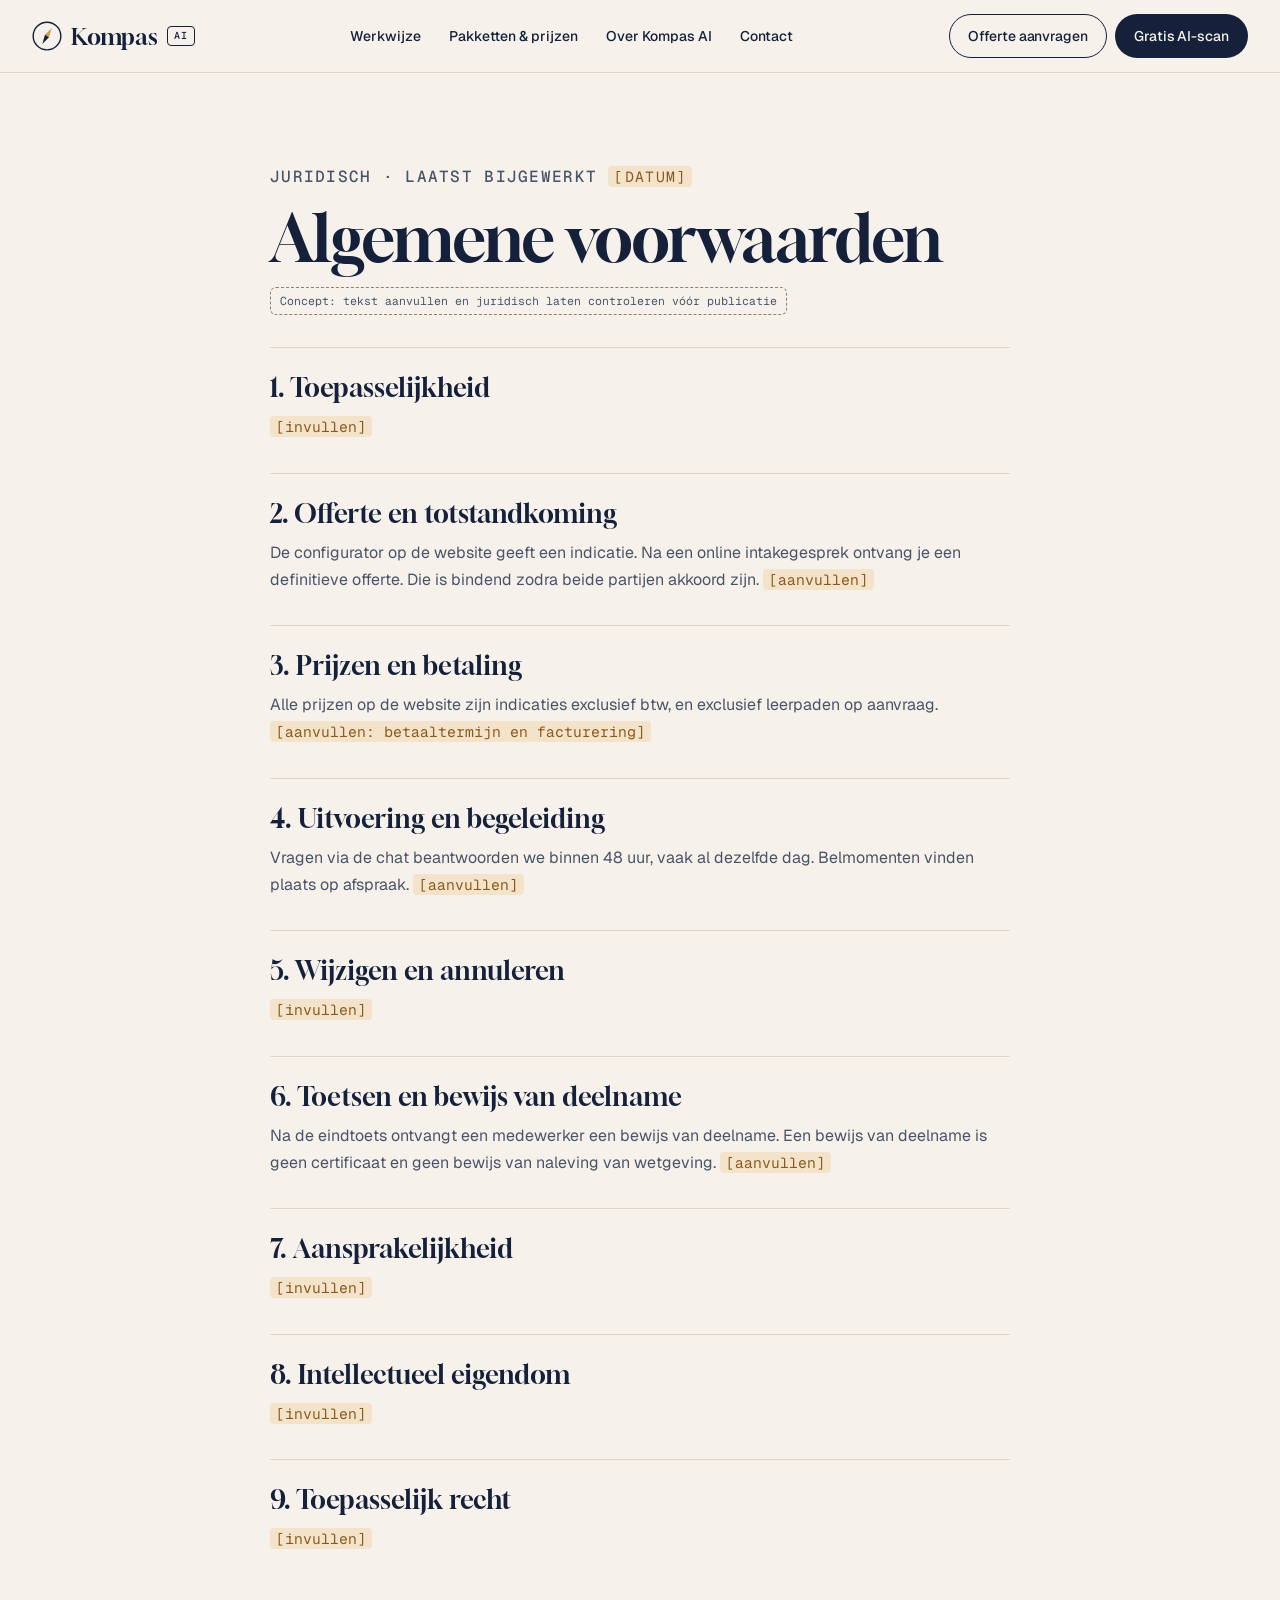
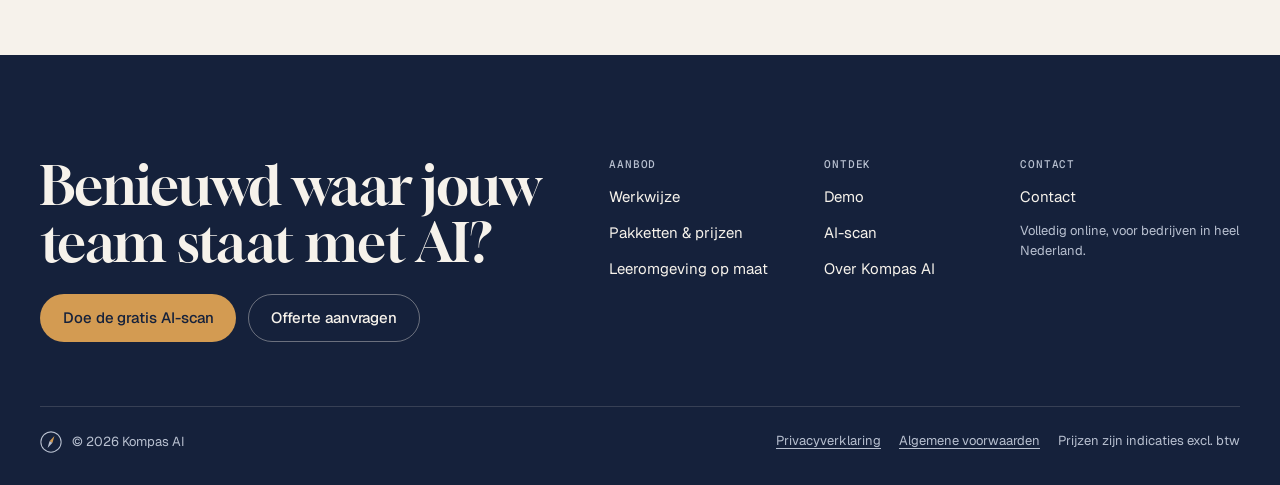
<file: voorwaarden.html>
<!doctype html>
<html lang="nl">
<head>
<meta charset="utf-8">
<meta name="viewport" content="width=device-width, initial-scale=1">
<title>Algemene voorwaarden · Kompas AI</title>
<meta name="description" content="De algemene voorwaarden van Kompas AI voor offertes, uitvoering, begeleiding en toetsen.">
<meta name="theme-color" content="#f6f2eb">
<link rel="icon" href="assets/img/favicon.svg" type="image/svg+xml">
<link rel="icon" href="assets/img/favicon-32.png" sizes="32x32" type="image/png">
<link rel="apple-touch-icon" href="assets/img/apple-touch-icon.png">
<link rel="preconnect" href="https://fonts.googleapis.com">
<link rel="preconnect" href="https://fonts.gstatic.com" crossorigin>
<link rel="stylesheet" href="https://fonts.googleapis.com/css2?family=Geist:wght@400;500;600&amp;family=Geist+Mono:wght@400;500&amp;family=Gloock&amp;display=swap">
<link rel="stylesheet" href="assets/css/styles.css">
<script>document.documentElement.className += ' js';</script>
<script src="assets/js/config.js" defer></script>
<script src="assets/js/core.js" defer></script>
<script src="assets/js/site.js" defer></script>
</head>
<body data-page="voorwaarden">
<a class="skip-link" href="#main">Naar de inhoud</a>

<header class="site-header" data-header>
  <div class="header__bar">
    <a class="brand" href="index.html" aria-label="Kompas AI, naar de homepage">
      <svg class="brand__mark" viewBox="0 0 32 32" aria-hidden="true"><circle cx="16" cy="16" r="14.75" fill="none" stroke="currentColor" stroke-width="1.5"/><g transform="rotate(30 16 16)"><path d="M16 6 18.5 16h-5z" fill="#d39b52"/><path d="M13.5 16h5L16 26z" fill="currentColor"/></g></svg>
      <span class="brand__name">Kompas</span><span class="brand__tag">AI</span>
    </a>
    <nav class="nav" aria-label="Hoofdmenu">
      <a href="werkwijze.html" data-nav="werkwijze">Werkwijze</a>
      <a href="pakketten.html" data-nav="pakketten">Pakketten &amp; prijzen</a>
      <a href="over.html" data-nav="over">Over Kompas AI</a>
      <a href="contact.html" data-nav="contact">Contact</a>
    </nav>
    <div class="header__actions">
      <a class="header__login" href="#" data-login hidden>Inloggen</a>
      <a class="btn btn--outline btn--sm header__offerte" href="contact.html?type=offerte" data-cta="Offerte">Offerte aanvragen</a>
      <a class="btn btn--primary btn--sm" href="ai-scan.html" data-hide-on-scan><span class="label-lg">Gratis AI-scan</span><span class="label-sm">Gratis scan</span></a>
      <button class="menu-toggle" type="button" data-menu-toggle aria-expanded="false" aria-controls="mobiel-menu" aria-label="Menu openen"><span></span><span></span><span></span></button>
    </div>
  </div>
  <nav class="mobile-menu" id="mobiel-menu" aria-label="Hoofdmenu" hidden>
    <a class="mobile-menu__scan" href="ai-scan.html" data-nav="ai-scan">Gratis AI-scan <span class="arrow" aria-hidden="true">→</span></a>
    <a href="werkwijze.html" data-nav="werkwijze">Werkwijze</a>
    <a href="pakketten.html" data-nav="pakketten">Pakketten &amp; prijzen</a>
    <a href="over.html" data-nav="over">Over Kompas AI</a>
    <a href="contact.html" data-nav="contact">Contact</a>
    <a class="mobile-menu__offerte" href="contact.html?type=offerte" data-cta="Offerte">Offerte aanvragen</a>
    <a class="mobile-menu__login" href="#" data-login hidden>Inloggen</a>
  </nav>
</header>

<main id="main" class="container container--text legal">
  <div class="stack-16">
    <p class="eyebrow">Juridisch · laatst bijgewerkt <span class="todo">[datum]</span></p>
    <h1 class="title title--md">Algemene voorwaarden</h1>
    <span class="test-notice">Concept: tekst aanvullen en juridisch laten controleren vóór publicatie</span>
  </div>

  <section><h2>1. Toepasselijkheid</h2><p><span class="todo">[invullen]</span></p></section>
  <section><h2>2. Offerte en totstandkoming</h2><p>De configurator op de website geeft een indicatie. Na een online intakegesprek ontvang je een definitieve offerte. Die is bindend zodra beide partijen akkoord zijn. <span class="todo">[aanvullen]</span></p></section>
  <section><h2>3. Prijzen en betaling</h2><p>Alle prijzen op de website zijn indicaties exclusief btw, en exclusief leerpaden op aanvraag. <span class="todo">[aanvullen: betaaltermijn en facturering]</span></p></section>
  <section><h2>4. Uitvoering en begeleiding</h2><p>Vragen via de chat beantwoorden we <span data-bind="chatReactietijd">binnen 48 uur, vaak al dezelfde dag</span>. Belmomenten vinden plaats op afspraak. <span class="todo">[aanvullen]</span></p></section>
  <section><h2>5. Wijzigen en annuleren</h2><p><span class="todo">[invullen]</span></p></section>
  <section><h2>6. Toetsen en bewijs van deelname</h2><p>Na de eindtoets ontvangt een medewerker een bewijs van deelname. Een bewijs van deelname is geen certificaat en geen bewijs van naleving van wetgeving. <span class="todo">[aanvullen]</span></p></section>
  <section><h2>7. Aansprakelijkheid</h2><p><span class="todo">[invullen]</span></p></section>
  <section><h2>8. Intellectueel eigendom</h2><p><span class="todo">[invullen]</span></p></section>
  <section><h2>9. Toepasselijk recht</h2><p><span class="todo">[invullen]</span></p></section>
</main>

<footer class="site-footer">
  <div class="container footer__inner">
    <div class="footer__top">
      <div class="footer__cta">
        <h2 class="h2">Benieuwd waar jouw team staat met AI?</h2>
        <div class="row">
          <a class="btn btn--accent" href="ai-scan.html" data-hide-on-scan>Doe de gratis AI-scan</a>
          <a class="btn btn--ghost-light" href="contact.html?type=offerte" data-cta="Offerte">Offerte aanvragen</a>
        </div>
      </div>
      <div class="footer__cols">
        <div class="footer__col"><span class="footer__head">Aanbod</span><a href="werkwijze.html">Werkwijze</a><a href="pakketten.html">Pakketten &amp; prijzen</a><a href="leeromgeving-op-maat.html">Leeromgeving op maat</a></div>
        <div class="footer__col"><span class="footer__head">Ontdek</span><a href="demo.html">Demo</a><a href="ai-scan.html">AI-scan</a><a href="over.html">Over Kompas AI</a><a href="#" data-login hidden>Inloggen</a></div>
        <div class="footer__col"><span class="footer__head">Contact</span><a href="contact.html" data-cta="Kennismaking">Contact</a><a href="#" data-email data-if="contactEmail" hidden></a><p class="footer__note">Volledig online, voor bedrijven in heel Nederland.</p></div>
      </div>
    </div>
    <div class="footer__bottom">
      <div class="footer__legal">
        <svg class="footer__mark" viewBox="0 0 32 32" aria-hidden="true"><circle cx="16" cy="16" r="14.75" fill="none" stroke="currentColor" stroke-width="1.5"/><g transform="rotate(30 16 16)"><path d="M16 6 18.5 16h-5z" fill="#d39b52"/><path d="M13.5 16h5L16 26z" fill="currentColor"/></g></svg>
        <span>© <span data-year>2026</span> Kompas AI</span><span data-bedrijfsregel hidden></span>
      </div>
      <div class="footer__links"><a href="privacy.html">Privacyverklaring</a><a href="voorwaarden.html">Algemene voorwaarden</a><span>Prijzen zijn indicaties excl. btw</span></div>
    </div>
  </div>
</footer>
<!-- Cloudflare Web Analytics --><script type='module' src='https://static.cloudflareinsights.com/beacon.min.js' data-cf-beacon='{"token": "598e565c293a40a98e3f20c729a58fe7"}'></script><!-- End Cloudflare Web Analytics -->
</body>
</html>
</file>
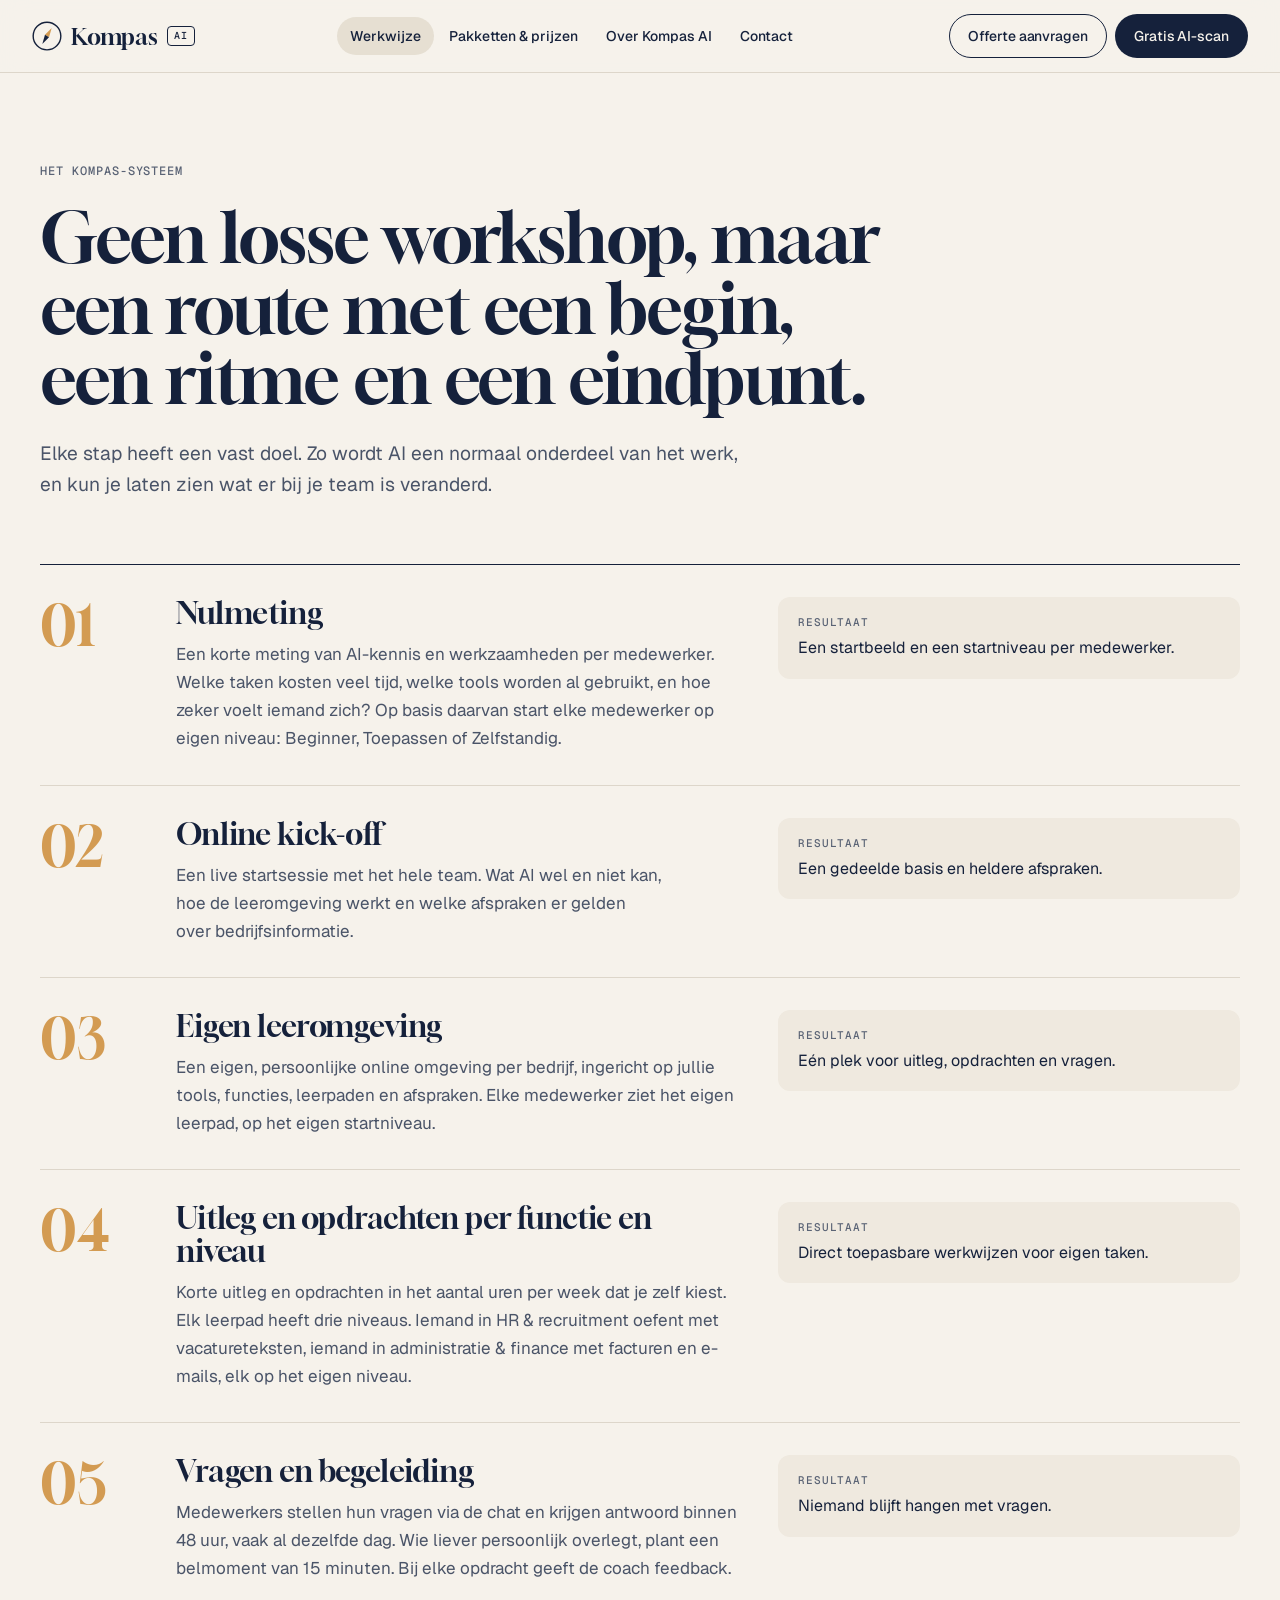
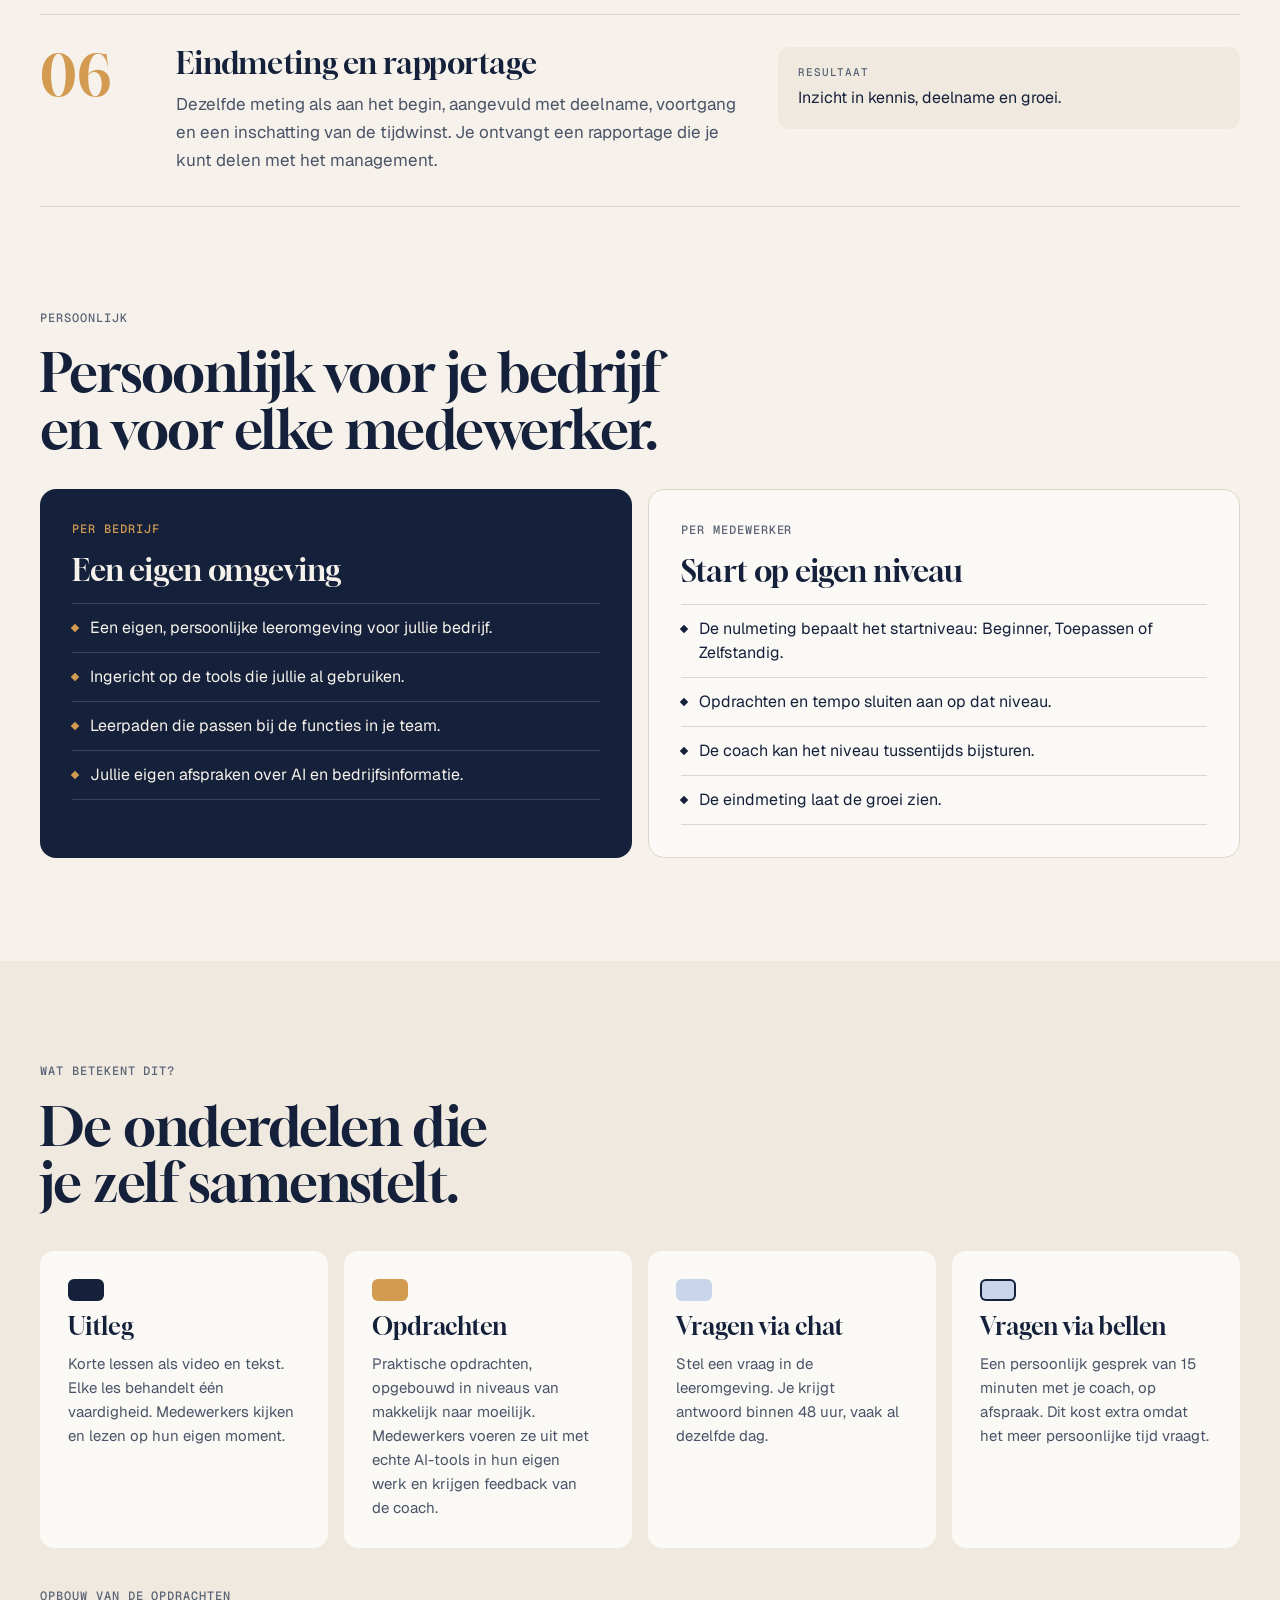
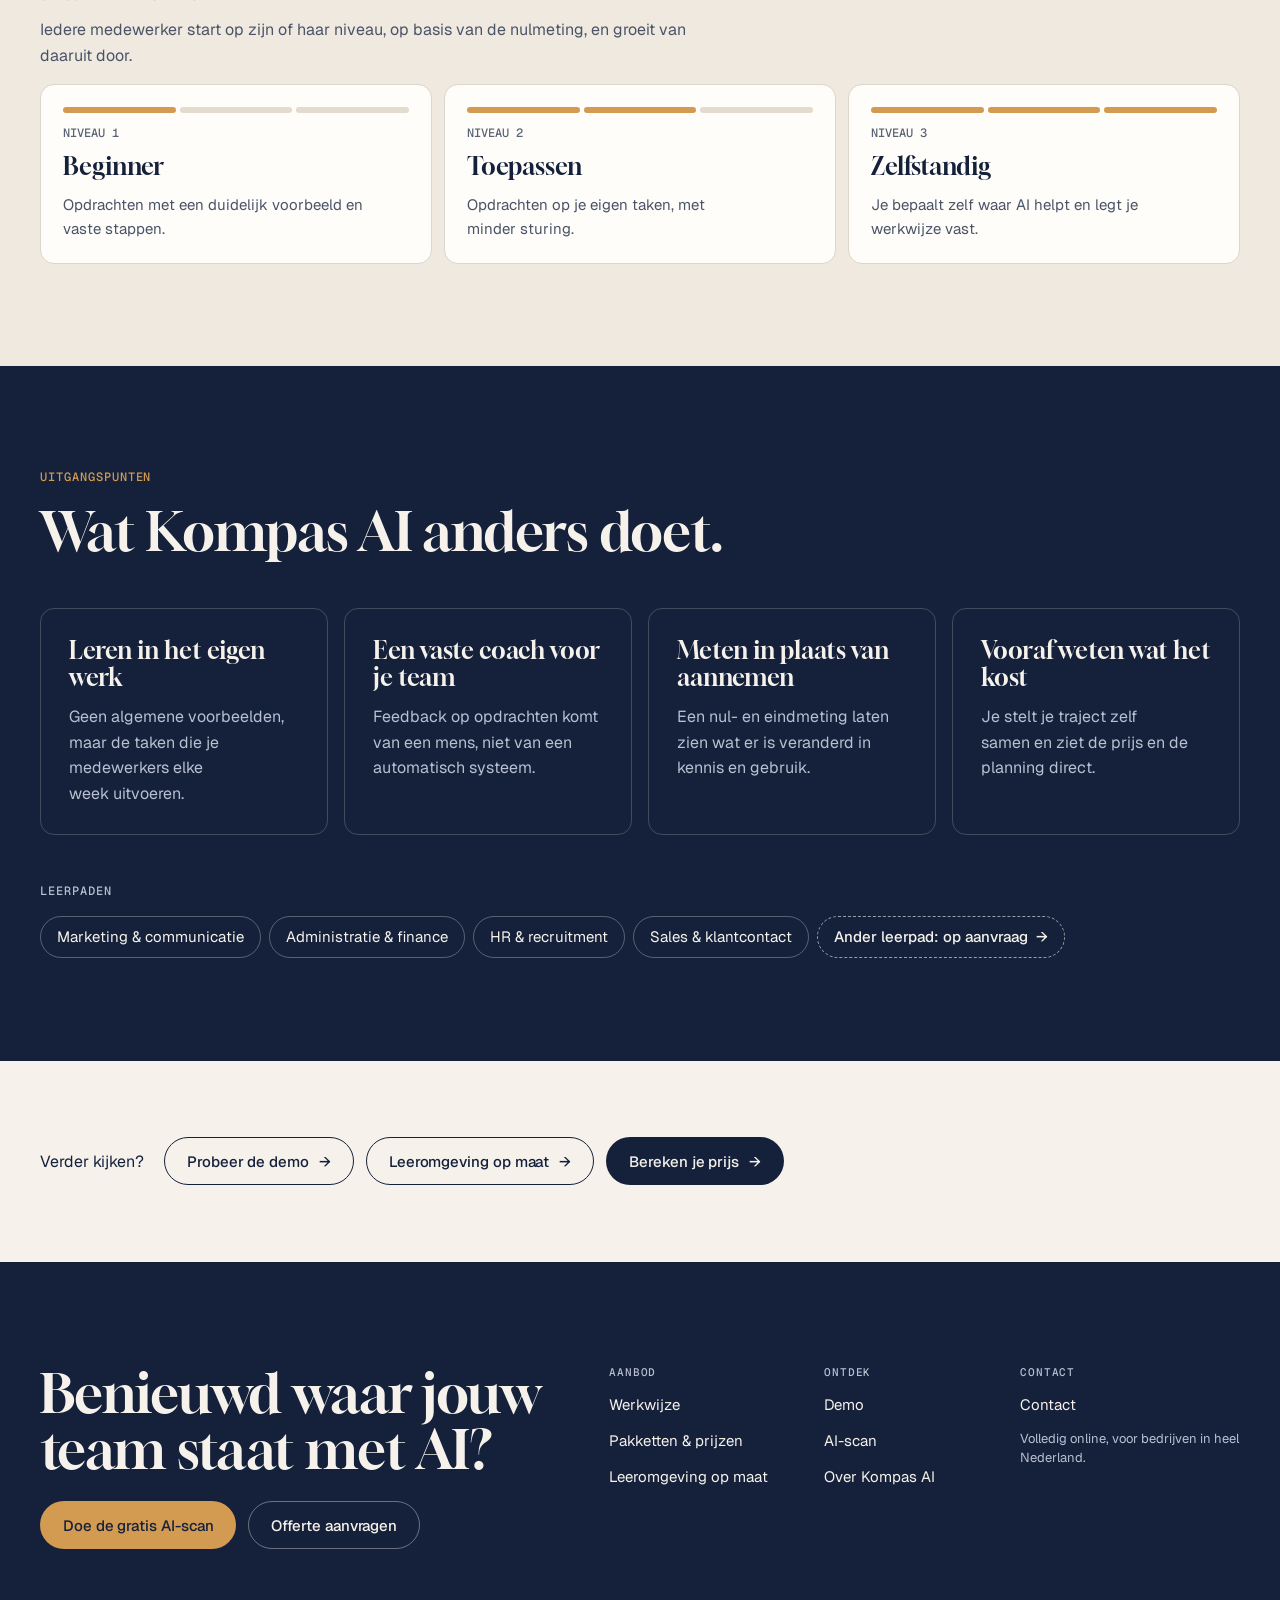
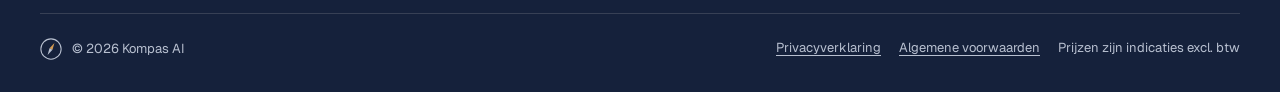
<file: werkwijze.html>
<!doctype html>
<html lang="nl">
<head>
<meta charset="utf-8">
<meta name="viewport" content="width=device-width, initial-scale=1">
<title>Werkwijze · Kompas AI</title>
<meta name="description" content="Zo werkt Kompas AI: zes vaste stappen van nulmeting tot rapportage. Uitleg en opdrachten per functie en niveau, met begeleiding van een vaste coach.">
<meta name="theme-color" content="#f6f2eb">
<link rel="icon" href="assets/img/favicon.svg" type="image/svg+xml">
<link rel="icon" href="assets/img/favicon-32.png" sizes="32x32" type="image/png">
<link rel="apple-touch-icon" href="assets/img/apple-touch-icon.png">
<meta property="og:type" content="website">
<meta property="og:locale" content="nl_NL">
<meta property="og:site_name" content="Kompas AI">
<meta property="og:title" content="Werkwijze · Kompas AI">
<meta property="og:description" content="Geen losse workshop, maar een route met een begin, een ritme en een eindpunt.">
<meta property="og:image" content="assets/img/og-image.jpg">
<meta name="twitter:card" content="summary_large_image">
<link rel="preconnect" href="https://fonts.googleapis.com">
<link rel="preconnect" href="https://fonts.gstatic.com" crossorigin>
<link rel="stylesheet" href="https://fonts.googleapis.com/css2?family=Geist:wght@400;500;600&amp;family=Geist+Mono:wght@400;500&amp;family=Gloock&amp;display=swap">
<link rel="stylesheet" href="assets/css/styles.css">
<script>document.documentElement.className += ' js';</script>
<script src="assets/js/config.js" defer></script>
<script src="assets/js/core.js" defer></script>
<script src="assets/js/site.js" defer></script>
</head>
<body data-page="werkwijze">
<a class="skip-link" href="#main">Naar de inhoud</a>

<header class="site-header" data-header>
  <div class="header__bar">
    <a class="brand" href="index.html" aria-label="Kompas AI, naar de homepage">
      <svg class="brand__mark" viewBox="0 0 32 32" aria-hidden="true"><circle cx="16" cy="16" r="14.75" fill="none" stroke="currentColor" stroke-width="1.5"/><g transform="rotate(30 16 16)"><path d="M16 6 18.5 16h-5z" fill="#d39b52"/><path d="M13.5 16h5L16 26z" fill="currentColor"/></g></svg>
      <span class="brand__name">Kompas</span><span class="brand__tag">AI</span>
    </a>
    <nav class="nav" aria-label="Hoofdmenu">
      <a href="werkwijze.html" data-nav="werkwijze">Werkwijze</a>
      <a href="pakketten.html" data-nav="pakketten">Pakketten &amp; prijzen</a>
      <a href="over.html" data-nav="over">Over Kompas AI</a>
      <a href="contact.html" data-nav="contact">Contact</a>
    </nav>
    <div class="header__actions">
      <a class="header__login" href="#" data-login hidden>Inloggen</a>
      <a class="btn btn--outline btn--sm header__offerte" href="contact.html?type=offerte" data-cta="Offerte">Offerte aanvragen</a>
      <a class="btn btn--primary btn--sm" href="ai-scan.html" data-hide-on-scan><span class="label-lg">Gratis AI-scan</span><span class="label-sm">Gratis scan</span></a>
      <button class="menu-toggle" type="button" data-menu-toggle aria-expanded="false" aria-controls="mobiel-menu" aria-label="Menu openen"><span></span><span></span><span></span></button>
    </div>
  </div>
  <nav class="mobile-menu" id="mobiel-menu" aria-label="Hoofdmenu" hidden>
    <a class="mobile-menu__scan" href="ai-scan.html" data-nav="ai-scan">Gratis AI-scan <span class="arrow" aria-hidden="true">→</span></a>
    <a href="werkwijze.html" data-nav="werkwijze">Werkwijze</a>
    <a href="pakketten.html" data-nav="pakketten">Pakketten &amp; prijzen</a>
    <a href="over.html" data-nav="over">Over Kompas AI</a>
    <a href="contact.html" data-nav="contact">Contact</a>
    <a class="mobile-menu__offerte" href="contact.html?type=offerte" data-cta="Offerte">Offerte aanvragen</a>
    <a class="mobile-menu__login" href="#" data-login hidden>Inloggen</a>
  </nav>
</header>

<main id="main">
  <section class="container page-head">
    <p class="eyebrow">Het Kompas-systeem</p>
    <h1 class="title">Geen losse workshop, maar een route met een begin, een ritme en een eindpunt.</h1>
    <p class="lead">Elke stap heeft een vast doel. Zo wordt AI een normaal onderdeel van het werk, en kun je laten zien wat er bij je team is veranderd.</p>
  </section>

  <section class="container" style="padding-bottom:var(--section-y)">
    <ol class="steps-detail" data-stagger>
      <li>
        <div class="steps-detail__n">01</div>
        <div class="steps-detail__body"><h2 class="h3">Nulmeting</h2><p class="text-md">Een korte meting van AI-kennis en werkzaamheden per medewerker. Welke taken kosten veel tijd, welke tools worden al gebruikt, en hoe zeker voelt iemand zich? Op basis daarvan start elke medewerker op eigen niveau: Beginner, Toepassen of Zelfstandig.</p></div>
        <div class="steps-detail__result"><span>Resultaat</span><span>Een startbeeld en een startniveau per medewerker.</span></div>
      </li>
      <li>
        <div class="steps-detail__n">02</div>
        <div class="steps-detail__body"><h2 class="h3">Online kick-off</h2><p class="text-md">Een live startsessie met het hele team. Wat AI wel en niet kan, hoe de leeromgeving werkt en welke afspraken er gelden over bedrijfsinformatie.</p></div>
        <div class="steps-detail__result"><span>Resultaat</span><span>Een gedeelde basis en heldere afspraken.</span></div>
      </li>
      <li>
        <div class="steps-detail__n">03</div>
        <div class="steps-detail__body"><h2 class="h3">Eigen leeromgeving</h2><p class="text-md">Een eigen, persoonlijke online omgeving per bedrijf, ingericht op jullie tools, functies, leerpaden en afspraken. Elke medewerker ziet het eigen leerpad, op het eigen startniveau.</p></div>
        <div class="steps-detail__result"><span>Resultaat</span><span>Eén plek voor uitleg, opdrachten en vragen.</span></div>
      </li>
      <li>
        <div class="steps-detail__n">04</div>
        <div class="steps-detail__body"><h2 class="h3">Uitleg en opdrachten per functie en niveau</h2><p class="text-md">Korte uitleg en opdrachten in het aantal uren per week dat je zelf kiest. Elk leerpad heeft drie niveaus. Iemand in HR &amp; recruitment oefent met vacatureteksten, iemand in administratie &amp; finance met facturen en e-mails, elk op het eigen niveau.</p></div>
        <div class="steps-detail__result"><span>Resultaat</span><span>Direct toepasbare werkwijzen voor eigen taken.</span></div>
      </li>
      <li>
        <div class="steps-detail__n">05</div>
        <div class="steps-detail__body"><h2 class="h3">Vragen en begeleiding</h2><p class="text-md">Medewerkers stellen hun vragen via de chat en krijgen antwoord <span data-bind="chatReactietijd">binnen 48 uur, vaak al dezelfde dag</span>. Wie liever persoonlijk overlegt, plant een belmoment van 15 minuten. Bij elke opdracht geeft de coach feedback.</p></div>
        <div class="steps-detail__result"><span>Resultaat</span><span>Niemand blijft hangen met vragen.</span></div>
      </li>
      <li>
        <div class="steps-detail__n">06</div>
        <div class="steps-detail__body"><h2 class="h3">Eindmeting en rapportage</h2><p class="text-md">Dezelfde meting als aan het begin, aangevuld met deelname, voortgang en een inschatting van de tijdwinst. Je ontvangt een rapportage die je kunt delen met het management.</p></div>
        <div class="steps-detail__result"><span>Resultaat</span><span>Inzicht in kennis, deelname en groei.</span></div>
      </li>
    </ol>
  </section>

  <section class="container stack-32" style="padding-bottom:var(--section-y)">
    <div class="section-head reveal">
      <p class="eyebrow">Persoonlijk</p>
      <h2 class="h2">Persoonlijk voor je bedrijf en voor elke medewerker.</h2>
    </div>
    <div class="grid cols-2" data-stagger>
      <article class="card card--ink">
        <span class="eyebrow eyebrow--gold">Per bedrijf</span>
        <h3 class="h3">Een eigen omgeving</h3>
        <ul class="check-list">
          <li>Een eigen, persoonlijke leeromgeving voor jullie bedrijf.</li>
          <li>Ingericht op de tools die jullie al gebruiken.</li>
          <li>Leerpaden die passen bij de functies in je team.</li>
          <li>Jullie eigen afspraken over AI en bedrijfsinformatie.</li>
        </ul>
      </article>
      <article class="card card--line">
        <span class="eyebrow">Per medewerker</span>
        <h3 class="h3">Start op eigen niveau</h3>
        <ul class="check-list">
          <li>De nulmeting bepaalt het startniveau: Beginner, Toepassen of Zelfstandig.</li>
          <li>Opdrachten en tempo sluiten aan op dat niveau.</li>
          <li>De coach kan het niveau tussentijds bijsturen.</li>
          <li>De eindmeting laat de groei zien.</li>
        </ul>
      </article>
    </div>
  </section>

  <section class="section section--sand">
    <div class="container stack-40">
      <div class="section-head reveal">
        <p class="eyebrow">Wat betekent dit?</p>
        <h2 class="h2">De onderdelen die je zelf samenstelt.</h2>
      </div>
      <div class="grid cols-4" data-stagger>
        <article class="card card--sm" style="padding:28px"><span class="swatch-key"></span><h3 class="h4">Uitleg</h3><p class="text" style="font-size:15px">Korte lessen als video en tekst. Elke les behandelt één vaardigheid. Medewerkers kijken en lezen op hun eigen moment.</p></article>
        <article class="card card--sm" style="padding:28px"><span class="swatch-key" style="background:var(--gold)"></span><h3 class="h4">Opdrachten</h3><p class="text" style="font-size:15px">Praktische opdrachten, opgebouwd in niveaus van makkelijk naar moeilijk. Medewerkers voeren ze uit met echte AI-tools in hun eigen werk en krijgen feedback van de coach.</p></article>
        <article class="card card--sm" style="padding:28px"><span class="swatch-key" style="background:var(--sky)"></span><h3 class="h4">Vragen via chat</h3><p class="text" style="font-size:15px">Stel een vraag in de leeromgeving. Je krijgt antwoord <span data-bind="chatReactietijd">binnen 48 uur, vaak al dezelfde dag</span>.</p></article>
        <article class="card card--sm" style="padding:28px"><span class="swatch-key" style="background:var(--sky);box-shadow:inset 0 0 0 2px var(--ink)"></span><h3 class="h4">Vragen via bellen</h3><p class="text" style="font-size:15px">Een persoonlijk gesprek van 15 minuten met je coach, op afspraak. Dit kost extra omdat het meer persoonlijke tijd vraagt.</p></article>
      </div>
      <div class="stack-12 reveal">
        <span class="eyebrow">Opbouw van de opdrachten</span>
        <p class="text" style="max-width:720px">Iedere medewerker start op zijn of haar niveau, op basis van de nulmeting, en groeit van daaruit door.</p>
        <div class="grid cols-3 grid--12" style="margin-top:4px">
          <div class="card card--raised card--sm"><div class="level-bars"><span class="on"></span><span></span><span></span></div><span class="card__num">NIVEAU 1</span><span class="h4">Beginner</span><span class="text" style="font-size:15px">Opdrachten met een duidelijk voorbeeld en vaste stappen.</span></div>
          <div class="card card--raised card--sm"><div class="level-bars"><span class="on"></span><span class="on"></span><span></span></div><span class="card__num">NIVEAU 2</span><span class="h4">Toepassen</span><span class="text" style="font-size:15px">Opdrachten op je eigen taken, met minder sturing.</span></div>
          <div class="card card--raised card--sm"><div class="level-bars"><span class="on"></span><span class="on"></span><span class="on"></span></div><span class="card__num">NIVEAU 3</span><span class="h4">Zelfstandig</span><span class="text" style="font-size:15px">Je bepaalt zelf waar AI helpt en legt je werkwijze vast.</span></div>
        </div>
      </div>
    </div>
  </section>

  <section class="section section--ink on-ink">
    <div class="container stack-48">
      <div class="section-head reveal">
        <p class="eyebrow">Uitgangspunten</p>
        <h2 class="h2">Wat Kompas AI anders doet.</h2>
      </div>
      <div class="grid cols-4" data-stagger>
        <article class="card card--ghost card--sm" style="padding:28px"><h3 class="h4">Leren in het eigen werk</h3><p class="text">Geen algemene voorbeelden, maar de taken die je medewerkers elke week uitvoeren.</p></article>
        <article class="card card--ghost card--sm" style="padding:28px"><h3 class="h4">Een vaste coach voor je team</h3><p class="text">Feedback op opdrachten komt van een mens, niet van een automatisch systeem.</p></article>
        <article class="card card--ghost card--sm" style="padding:28px"><h3 class="h4">Meten in plaats van aannemen</h3><p class="text">Een nul- en eindmeting laten zien wat er is veranderd in kennis en gebruik.</p></article>
        <article class="card card--ghost card--sm" style="padding:28px"><h3 class="h4">Vooraf weten wat het kost</h3><p class="text">Je stelt je traject zelf samen en ziet de prijs en de planning direct.</p></article>
      </div>
      <div class="stack-16 reveal">
        <span class="eyebrow eyebrow--muted">Leerpaden</span>
        <div class="chip-row" data-leerpaden="chip">
          <span class="chip" data-lp>Marketing &amp; communicatie</span>
          <span class="chip" data-lp>Administratie &amp; finance</span>
          <span class="chip" data-lp>HR &amp; recruitment</span>
          <span class="chip" data-lp>Sales &amp; klantcontact</span>
          <a class="chip chip--dashed" href="contact.html?type=leerpad-op-aanvraag" data-cta="Leerpad op aanvraag">Ander leerpad: op aanvraag <span class="arrow" aria-hidden="true">→</span></a>
        </div>
      </div>
    </div>
  </section>

  <section class="container more-links">
    <span style="font-size:16px;margin-right:8px">Verder kijken?</span>
    <a class="btn btn--outline" href="demo.html">Probeer de demo <span class="arrow" aria-hidden="true">→</span></a>
    <a class="btn btn--outline" href="leeromgeving-op-maat.html">Leeromgeving op maat <span class="arrow" aria-hidden="true">→</span></a>
    <a class="btn btn--primary" href="pakketten.html">Bereken je prijs <span class="arrow" aria-hidden="true">→</span></a>
  </section>
</main>

<footer class="site-footer">
  <div class="container footer__inner">
    <div class="footer__top">
      <div class="footer__cta">
        <h2 class="h2">Benieuwd waar jouw team staat met AI?</h2>
        <div class="row">
          <a class="btn btn--accent" href="ai-scan.html" data-hide-on-scan>Doe de gratis AI-scan</a>
          <a class="btn btn--ghost-light" href="contact.html?type=offerte" data-cta="Offerte">Offerte aanvragen</a>
        </div>
      </div>
      <div class="footer__cols">
        <div class="footer__col"><span class="footer__head">Aanbod</span><a href="werkwijze.html">Werkwijze</a><a href="pakketten.html">Pakketten &amp; prijzen</a><a href="leeromgeving-op-maat.html">Leeromgeving op maat</a></div>
        <div class="footer__col"><span class="footer__head">Ontdek</span><a href="demo.html">Demo</a><a href="ai-scan.html">AI-scan</a><a href="over.html">Over Kompas AI</a><a href="#" data-login hidden>Inloggen</a></div>
        <div class="footer__col"><span class="footer__head">Contact</span><a href="contact.html" data-cta="Kennismaking">Contact</a><a href="#" data-email data-if="contactEmail" hidden></a><p class="footer__note">Volledig online, voor bedrijven in heel Nederland.</p></div>
      </div>
    </div>
    <div class="footer__bottom">
      <div class="footer__legal">
        <svg class="footer__mark" viewBox="0 0 32 32" aria-hidden="true"><circle cx="16" cy="16" r="14.75" fill="none" stroke="currentColor" stroke-width="1.5"/><g transform="rotate(30 16 16)"><path d="M16 6 18.5 16h-5z" fill="#d39b52"/><path d="M13.5 16h5L16 26z" fill="currentColor"/></g></svg>
        <span>© <span data-year>2026</span> Kompas AI</span><span data-bedrijfsregel hidden></span>
      </div>
      <div class="footer__links"><a href="privacy.html">Privacyverklaring</a><a href="voorwaarden.html">Algemene voorwaarden</a><span>Prijzen zijn indicaties excl. btw</span></div>
    </div>
  </div>
</footer>
<!-- Cloudflare Web Analytics --><script type='module' src='https://static.cloudflareinsights.com/beacon.min.js' data-cf-beacon='{"token": "598e565c293a40a98e3f20c729a58fe7"}'></script><!-- End Cloudflare Web Analytics -->
</body>
</html>
</file>
<file: assets/css/styles.css>
/* ==========================================================================
   Kompas AI — stylesheet
   1. Tokens · 2. Basis · 3. Typografie · 4. Layout · 5. Componenten
   6. Header en footer · 7. Pagina's · 8. Configurator en planner
   9. Formulieren · 10. Demo, scan en mockups · 11. Beweging en print
   ========================================================================== */

/* 1. Tokens ---------------------------------------------------------------- */
:root {
  --ink: #15213b;
  --ink-2: #24365e;
  --ink-3: #3d4f75;
  --paper: #f6f2eb;
  --sand: #efe9df;
  --sand-2: #e3dbcd;
  --sand-3: #ece5d9;
  --sand-4: #f3eee5;
  --card: #fbf9f5;
  --raised: #fffdf9;
  --text: #15213b;
  --text-2: #4a5468;
  --text-3: #5a6375;
  --line: #ddd6ca;
  --line-2: #cfc7b9;
  --line-3: #ebe5da;
  --gold: #d39b52;
  --gold-2: #e0ab66;
  --gold-ink: #8a5a1c;
  --gold-soft: #f3e3cb;
  --sky: #c9d5ea;
  --green: #2f5d50;
  --on-ink: #f6f2eb;
  --on-ink-2: #b8c0d0;
  --on-ink-3: #c3cad8;
  --on-ink-line: rgba(246, 242, 235, .16);
  --error: #b3261e;
  --error-bg: #f6e2dc;
  --error-ink: #7a2416;
  --dash: #8a8170;

  --font-sans: 'Geist', system-ui, -apple-system, 'Segoe UI', Roboto, sans-serif;
  --font-mono: 'Geist Mono', ui-monospace, 'SFMono-Regular', Menlo, Consolas, monospace;
  --font-serif: 'Gloock', Georgia, 'Times New Roman', serif;

  --container: 1280px;
  --gutter: clamp(20px, 4vw, 40px);
  --section-y: clamp(64px, 8vw, 112px);
  --header-h: 72px;
  --r-xl: 20px;
  --r-lg: 16px;
  --r-md: 14px;
  --r-sm: 10px;
  --shadow-sm: 0 1px 2px rgba(21, 33, 59, .05);
  --shadow-md: 0 1px 2px rgba(21, 33, 59, .04), 0 14px 34px -20px rgba(21, 33, 59, .32);
  --shadow-lg: 0 2px 6px rgba(21, 33, 59, .04), 0 44px 90px -52px rgba(21, 33, 59, .55);
  --ease: cubic-bezier(.2, .7, .2, 1);
}

/* 2. Basis ------------------------------------------------------------------- */
*, *::before, *::after { box-sizing: border-box; }
html { -webkit-text-size-adjust: 100%; text-size-adjust: 100%; scroll-padding-top: calc(var(--header-h) + 16px); }
@media (prefers-reduced-motion: no-preference) { html { scroll-behavior: smooth; } }
body {
  margin: 0; min-height: 100vh; display: flex; flex-direction: column;
  background: var(--paper); color: var(--text);
  font: 400 16px/1.6 var(--font-sans);
  -webkit-font-smoothing: antialiased; -moz-osx-font-smoothing: grayscale;
  font-feature-settings: 'ss01' 0;
}
main { flex: 1 0 auto; }
img { display: block; max-width: 100%; height: auto; }
svg { flex: none; }
a { color: inherit; text-decoration-thickness: 1px; text-underline-offset: 3px; }
a:hover { color: var(--gold-ink); }
button, input, select, textarea { font: inherit; color: inherit; }
button { cursor: pointer; }
h1, h2, h3, h4, p, figure, blockquote, ul, ol { margin: 0; }
ul[role="list"], ol[role="list"] { list-style: none; padding: 0; }
::selection { background: var(--gold); color: var(--ink); }
:focus { outline: none; }
:focus-visible { outline: 2px solid var(--gold); outline-offset: 3px; }
[hidden] { display: none !important; }
.sr-only { position: absolute !important; width: 1px; height: 1px; padding: 0; margin: -1px; overflow: hidden; clip: rect(0 0 0 0); white-space: nowrap; border: 0; }
.skip-link { position: absolute; left: 16px; top: -100px; z-index: 100; padding: 12px 18px; border-radius: 999px; background: var(--ink); color: var(--on-ink); font-weight: 500; text-decoration: none; transition: top .2s; }
.skip-link:focus { top: 12px; color: var(--on-ink); }
.nowrap { white-space: nowrap; }
.tnum { font-variant-numeric: tabular-nums; }

/* 3. Typografie -------------------------------------------------------------- */
.eyebrow { display: block; font: 500 12px/1.4 var(--font-mono); letter-spacing: .08em; text-transform: uppercase; color: var(--text-3); }
.eyebrow--dot { display: inline-flex; align-items: center; gap: 10px; }
.eyebrow--dot::before { content: ''; width: 7px; height: 7px; background: var(--gold); transform: rotate(45deg); flex: none; }
.eyebrow--gold, .on-ink .eyebrow { color: var(--gold); }
.on-ink .eyebrow--muted { color: var(--on-ink-2); }
.display { font: 400 clamp(44px, 6vw, 84px)/1 var(--font-serif); letter-spacing: -.015em; text-wrap: balance; }
.title { font: 400 clamp(40px, 5.4vw, 74px)/1.02 var(--font-serif); letter-spacing: -.015em; text-wrap: balance; }
.title--md { font-size: clamp(40px, 5vw, 68px); }
.h2 { font: 400 clamp(34px, 4.2vw, 56px)/1.05 var(--font-serif); letter-spacing: -.01em; text-wrap: balance; }
.h2--sm { font-size: clamp(32px, 3.6vw, 48px); }
.h3 { font: 400 30px/1.1 var(--font-serif); letter-spacing: -.005em; }
.h4 { font: 400 24px/1.15 var(--font-serif); }
.h5 { font: 400 22px/1.2 var(--font-serif); }
.lead { font-size: clamp(18px, 1.5vw, 20px); line-height: 1.6; color: var(--text-2); text-wrap: pretty; }
.text-lg { font-size: 18px; line-height: 1.65; color: var(--text-2); text-wrap: pretty; }
.text-md { font-size: 17px; line-height: 1.65; color: var(--text-2); text-wrap: pretty; }
.text { font-size: 16px; line-height: 1.6; color: var(--text-2); text-wrap: pretty; }
.text-sm { font-size: 14px; line-height: 1.55; color: var(--text-2); }
.text-xs { font-size: 13px; line-height: 1.5; color: var(--text-3); }
.mono { font-family: var(--font-mono); }
.mono-sm { font: 400 12px/1.5 var(--font-mono); color: var(--text-3); }
.on-ink { color: var(--on-ink); }
.on-ink .text, .on-ink .text-lg, .on-ink .text-md, .on-ink .text-sm, .on-ink .lead { color: var(--on-ink-2); }
.on-ink .mono-sm, .on-ink .text-xs { color: var(--on-ink-2); }
.serif-lead { font: 400 clamp(19px, 2vw, 24px)/1.35 var(--font-serif); color: var(--text-2); text-wrap: pretty; }
h1, h2, h3, .display, .title, .h2 { overflow-wrap: break-word; }
@media (max-width: 359px) { .display { font-size: 38px; } .title { font-size: 34px !important; } .h2 { font-size: 30px !important; } }

/* 4. Layout ------------------------------------------------------------------ */
.container { width: 100%; max-width: var(--container); margin-inline: auto; padding-inline: var(--gutter); }
.container--narrow { max-width: 900px; }
.container--text { max-width: 820px; }
.section { padding-block: var(--section-y); }
.section--flush-top { padding-top: 0; }
.section--line { border-top: 1px solid var(--line); }
.section--sand { background: var(--sand); }
.section--ink { background: var(--ink); color: var(--on-ink); }
.section-head { display: flex; flex-direction: column; gap: 18px; max-width: 760px; }
.section-head--row { max-width: none; flex-direction: row; flex-wrap: wrap; justify-content: space-between; align-items: flex-end; gap: 24px; }
.section-head--row > div { display: flex; flex-direction: column; gap: 18px; max-width: 720px; }
.stack { display: flex; flex-direction: column; }
.stack-8 { display: flex; flex-direction: column; gap: 8px; }
.stack-12 { display: flex; flex-direction: column; gap: 12px; }
.stack-16 { display: flex; flex-direction: column; gap: 16px; }
.stack-20 { display: flex; flex-direction: column; gap: 20px; }
.stack-24 { display: flex; flex-direction: column; gap: 24px; }
.stack-32 { display: flex; flex-direction: column; gap: 32px; }
.stack-40 { display: flex; flex-direction: column; gap: 40px; }
.stack-48 { display: flex; flex-direction: column; gap: 48px; }
.row { display: flex; flex-wrap: wrap; align-items: center; gap: 12px; }
.split { display: grid; grid-template-columns: minmax(0, 1fr); gap: 32px 64px; }
@media (min-width: 1024px) { .split { grid-template-columns: minmax(0, 1fr) minmax(0, 1fr); } .split--end { align-items: end; } .split--center { align-items: center; } }
.grid { display: grid; gap: 16px; grid-template-columns: minmax(0, 1fr); }
.grid--12 { gap: 12px; }
.grid--28 { gap: 28px; }
@media (min-width: 560px) { .cols-2s { grid-template-columns: repeat(2, minmax(0, 1fr)); } }
@media (min-width: 600px) { .cols-6 { grid-template-columns: repeat(2, minmax(0, 1fr)); } }
@media (min-width: 640px) { .cols-4 { grid-template-columns: repeat(2, minmax(0, 1fr)); } }
@media (min-width: 700px) { .cols-3i { grid-template-columns: repeat(3, minmax(0, 1fr)); } }
@media (min-width: 760px) { .cols-2 { grid-template-columns: repeat(2, minmax(0, 1fr)); } }
@media (min-width: 900px) { .cols-3, .cols-6 { grid-template-columns: repeat(3, minmax(0, 1fr)); } }
@media (min-width: 1100px) { .cols-4 { grid-template-columns: repeat(4, minmax(0, 1fr)); } .cols-5 { grid-template-columns: repeat(5, minmax(0, 1fr)); } }

/* 5. Componenten ---------------------------------------------------------- */
/* Knoppen */
.btn {
  --h: 48px;
  display: inline-flex; align-items: center; justify-content: center; gap: 10px;
  height: var(--h); padding: 0 22px; border-radius: 999px; border: 1px solid transparent;
  font: 500 15px/1 var(--font-sans); letter-spacing: -.005em; text-decoration: none; white-space: nowrap;
  cursor: pointer; transition: background-color .2s var(--ease), border-color .2s var(--ease), color .2s var(--ease), box-shadow .2s var(--ease), transform .12s;
}
.btn:active { transform: translateY(1px); }
.btn--lg { --h: 52px; padding: 0 26px; font-size: 16px; }
.btn--sm { --h: 44px; padding: 0 18px; font-size: 14px; }
.btn--xs { --h: 40px; padding: 0 16px; font-size: 14px; }
.btn--xxs { --h: 34px; padding: 0 14px; font-size: 13px; }
.btn--block { width: 100%; }
.btn--primary { background: var(--ink); color: var(--on-ink); }
.btn--primary:hover { background: var(--ink-2); color: var(--on-ink); }
.btn--accent { background: var(--gold); color: var(--ink); }
.btn--accent:hover { background: var(--gold-2); color: var(--ink); }
.btn--outline { background: transparent; color: var(--ink); border-color: var(--ink); }
.btn--outline:hover { background: var(--sand-3); color: var(--ink); }
.section--sand .btn--outline:hover { background: var(--sand-2); }
.btn--soft { background: transparent; color: var(--ink); border-color: var(--line-2); }
.btn--soft:hover { border-color: var(--ink); color: var(--ink); }
.btn--light { background: var(--paper); color: var(--ink); }
.btn--light:hover { background: #fff; color: var(--ink); }
.btn--ghost-light { background: transparent; color: var(--on-ink); border-color: rgba(246, 242, 235, .38); }
.btn--ghost-light:hover { background: rgba(246, 242, 235, .08); color: var(--on-ink); }
.btn--gold-line { background: transparent; color: var(--gold); border-color: var(--gold); }
.btn--gold-line:hover { background: rgba(211, 155, 82, .1); color: var(--gold); }
.btn[disabled], .btn[aria-disabled="true"] { opacity: .5; cursor: not-allowed; }
.btn { max-width: 100%; }
@media (max-width: 400px) { .btn { white-space: normal; height: auto; min-height: var(--h); padding-block: 12px; line-height: 1.2; text-align: center; } }
.arrow { display: inline-block; transition: transform .2s var(--ease); }
a:hover > .arrow, button:hover > .arrow { transform: translateX(3px); }
.link-arrow { display: inline-flex; align-items: center; gap: 8px; min-height: 44px; padding: 0 4px; background: none; border: 0; color: var(--ink); font: 500 16px/1 var(--font-sans); text-decoration: underline; text-underline-offset: 5px; text-decoration-color: rgba(21, 33, 59, .35); transition: text-decoration-color .2s, color .2s; }
.link-arrow:hover { color: var(--ink); text-decoration-color: currentColor; }
.link-arrow--sm { font-size: 15px; min-height: 0; }
.on-ink .link-arrow { color: var(--on-ink); text-decoration-color: rgba(246, 242, 235, .4); }
.text-link { background: none; border: 0; padding: 0; color: var(--ink); font: inherit; font-weight: 500; text-decoration: underline; text-underline-offset: 3px; cursor: pointer; }
.text-link:hover { color: var(--gold-ink); }
.on-ink .text-link { color: var(--on-ink); }

/* Chips */
.chip-row { display: flex; flex-wrap: wrap; gap: 8px; }
.chip { display: inline-flex; align-items: center; gap: 8px; min-height: 42px; padding: 9px 16px; border-radius: 999px; border: 1px solid var(--line-2); background: var(--card); color: var(--ink); font: 400 15px/1.25 var(--font-sans); text-decoration: none; }
button.chip, a.chip { font-weight: 500; cursor: pointer; transition: background-color .2s, border-color .2s, color .2s; }
button.chip:hover, a.chip:hover { border-color: var(--ink); color: var(--ink); }
.chip--dashed { border: 1.5px dashed var(--dash); background: transparent; }
button.chip--dashed:hover, a.chip--dashed:hover { background: var(--sand-2); border-color: var(--dash); }
.chip--sm { min-height: 34px; padding: 6px 13px; font-size: 13px; }
.chip--md { min-height: 40px; padding: 8px 16px; font-size: 14px; }
.chip[aria-pressed="true"] { background: var(--ink); border-color: var(--ink); color: var(--on-ink); }
.chip--dashed[aria-pressed="true"] { border-style: dashed; }
.on-ink .chip { background: transparent; border-color: rgba(246, 242, 235, .3); color: var(--on-ink); }
.on-ink .chip--dashed { border-color: rgba(246, 242, 235, .6); }
.on-ink a.chip--dashed:hover { background: rgba(246, 242, 235, .08); color: var(--on-ink); }

/* Badges */
.badge { display: inline-block; padding: 5px 10px; border-radius: 999px; font: 500 11px/1.2 var(--font-mono); letter-spacing: .04em; white-space: nowrap; }
.badge--gold { background: var(--gold); color: var(--ink); }
.badge--line { border: 1px solid rgba(246, 242, 235, .4); color: var(--on-ink); }
.badge--green { background: var(--green); color: #fff; font-family: var(--font-sans); font-size: 12px; letter-spacing: 0; }
.badge--test { border: 1px dashed var(--dash); color: var(--text-2); border-radius: 6px; font-weight: 400; }
.on-ink .badge--test { border-color: rgba(246, 242, 235, .4); color: var(--on-ink-2); }

/* Kaarten */
.card { background: var(--card); border-radius: var(--r-lg); padding: clamp(24px, 3vw, 32px); display: flex; flex-direction: column; gap: 16px; min-width: 0; }
.card--line { border: 1px solid var(--line); }
.card--raised { background: var(--raised); border: 1px solid var(--line); }
.card--ink { background: var(--ink); color: var(--on-ink); }
.card--ink .text, .card--ink .text-md { color: var(--on-ink-2); }
.card--ghost { background: transparent; border: 1px solid rgba(246, 242, 235, .2); }
.card--sand { background: var(--sand); }
.card--sm { padding: 22px; gap: 12px; border-radius: var(--r-md); }
.card__top { display: flex; justify-content: space-between; align-items: center; }
.card__num { font: 500 12px var(--font-mono); color: var(--text-3); }
a.card { text-decoration: none; transition: transform .25s var(--ease), box-shadow .25s var(--ease); }
a.card:hover { transform: translateY(-2px); box-shadow: var(--shadow-md); color: inherit; }
.icon-tile { width: 52px; height: 52px; border-radius: 14px; background: var(--sand); display: grid; place-items: center; color: var(--ink); }
.icon-tile svg { width: 28px; height: 28px; }

/* Lijsten met ruitjes */
.diamond { width: 6px; height: 6px; background: currentColor; transform: rotate(45deg); flex: none; display: inline-block; }
.diamond--gold { background: var(--gold); }
.check-list { display: flex; flex-direction: column; list-style: none; padding: 0; }
.check-list li { display: flex; gap: 12px; padding: 12px 0; border-top: 1px solid var(--line); font-size: 16px; line-height: 1.5; }
.check-list li:last-child { border-bottom: 1px solid var(--line); }
.check-list li::before { content: ''; width: 6px; height: 6px; margin-top: 9px; background: var(--ink); transform: rotate(45deg); flex: none; }
.on-ink .check-list li, .card--ink .check-list li { border-color: var(--on-ink-line); }
.on-ink .check-list li::before, .card--ink .check-list li::before { background: var(--gold); }
.trust-row { display: flex; flex-wrap: wrap; gap: 10px 28px; padding: 20px 0 0; border-top: 1px solid var(--line); list-style: none; font-size: 15px; }
.trust-row li { display: flex; align-items: center; gap: 9px; }
.trust-row li::before { content: ''; width: 6px; height: 6px; background: var(--ink); transform: rotate(45deg); }

/* Meldingen */
.notice { padding: 12px 14px; border-radius: var(--r-sm); font-size: 14px; line-height: 1.55; }
.notice--warn { background: var(--gold-soft); color: var(--ink); }
.notice--error { background: var(--error-bg); color: var(--error-ink); }
.notice--row { display: flex; justify-content: space-between; align-items: center; gap: 10px; flex-wrap: wrap; }
.test-notice { align-self: flex-start; display: inline-flex; align-items: center; gap: 8px; padding: 5px 9px; border: 1px dashed var(--dash); border-radius: 6px; font: 400 11.5px/1.4 var(--font-mono); color: var(--text-2); }
.on-ink .test-notice { border-color: rgba(246, 242, 235, .4); color: var(--on-ink-2); }
.todo { background: var(--gold-soft); color: var(--gold-ink); border-radius: 4px; padding: 1px 6px; font: 400 .92em var(--font-mono); }

/* Beeld */
.media { position: relative; overflow: hidden; border-radius: var(--r-xl); border: 1px solid var(--line); background: var(--sand-2); }
.media img { width: 100%; height: 100%; object-fit: cover; }
.media--4x3 { aspect-ratio: 4 / 3; }
.media--1x1 { aspect-ratio: 1 / 1; }

/* Statistieken */
.stats { display: grid; grid-template-columns: minmax(0, 1fr); gap: 0 28px; margin-top: 64px; border-top: 1px solid var(--ink); }
@media (min-width: 760px) { .stats { grid-template-columns: repeat(2, minmax(0, 1fr)); } }
@media (min-width: 900px) { .stats--3 { grid-template-columns: repeat(3, minmax(0, 1fr)); } }
.stat { padding: 28px 0 8px; display: flex; flex-direction: column; gap: 12px; }
.stat__num { font: 400 clamp(52px, 5vw, 72px)/1 var(--font-serif); letter-spacing: -.01em; }
.stat__src { font: 400 12px var(--font-mono); color: var(--text-3); }
.stat__src a { color: inherit; }

/* Genummerde stappen op donker */
.step-rows { display: flex; flex-direction: column; list-style: none; padding: 0; }
.step-rows li { display: grid; grid-template-columns: 48px minmax(0, 1fr); gap: 16px; padding: 20px 0; border-top: 1px solid var(--on-ink-line); }
.step-rows li:last-child { border-bottom: 1px solid var(--on-ink-line); }
.step-rows__n { font: 500 13px var(--font-mono); color: var(--gold); padding-top: 5px; }
.step-rows__t { font: 400 24px/1.2 var(--font-serif); }
.step-rows__d { font-size: 15px; color: var(--on-ink-2); margin-top: 4px; line-height: 1.55; }

/* Rijen met label links (AI Act, bevestiging) */
.def-rows { display: flex; flex-direction: column; }
.def-rows > div { display: grid; grid-template-columns: minmax(88px, 120px) minmax(0, 1fr); gap: 16px; padding: 18px 0; border-top: 1px solid var(--line); }
.def-rows > div:last-child { border-bottom: 1px solid var(--line); }
.def-rows dt { font: 500 13px/1.6 var(--font-mono); }
.def-rows dd { margin: 0; font-size: 16px; line-height: 1.55; color: var(--text-2); overflow-wrap: break-word; }
@media (max-width: 479px) { .def-rows > div { grid-template-columns: minmax(0, 1fr); gap: 4px; } }

/* Vergelijkingstabel */
.compare { margin-top: 8px; }
.compare-table { width: 100%; border-collapse: separate; border-spacing: 0; font-size: 15px; display: none; }
.compare-table th, .compare-table td { padding: 18px 16px; text-align: left; vertical-align: top; font-weight: 400; }
.compare-table thead th { font: 500 12px/1.4 var(--font-mono); letter-spacing: .04em; text-transform: uppercase; color: var(--text-3); vertical-align: bottom; }
.compare-table thead th.is-kompas { padding: 18px 20px; font: 400 21px/1.1 var(--font-serif); letter-spacing: 0; text-transform: none; color: var(--on-ink); background: var(--ink); border-radius: 14px 14px 0 0; }
.compare-table tbody th { padding-left: 0; font-weight: 500; width: 34%; }
.compare-table tbody td { color: var(--text-2); }
.compare-table tbody tr > * { border-top: 1px solid var(--line); }
.compare-table tbody tr:last-child > *:not(.is-kompas) { border-bottom: 1px solid var(--line); }
.compare-table td.is-kompas { background: var(--ink); color: var(--on-ink); border-top-color: var(--on-ink-line); padding-inline: 20px; }
.compare-table tbody tr:last-child td.is-kompas { border-radius: 0 0 14px 14px; }
.compare-table td.is-kompas::before { content: ''; display: inline-block; width: 6px; height: 6px; margin: 0 10px 2px 0; background: var(--gold); transform: rotate(45deg); }
.compare-cards { display: flex; flex-direction: column; gap: 12px; }
.compare-card { border: 1px solid var(--line); border-radius: var(--r-md); overflow: hidden; background: var(--card); }
.compare-card h3 { padding: 14px 16px; font: 500 16px/1.4 var(--font-sans); }
.compare-card__k { padding: 12px 16px; background: var(--ink); color: var(--on-ink); display: flex; flex-direction: column; gap: 3px; font-size: 15px; }
.compare-card__k span:first-child { font: 500 11px var(--font-mono); letter-spacing: .06em; text-transform: uppercase; color: var(--gold); }
.compare-card__o { display: grid; grid-template-columns: repeat(2, minmax(0, 1fr)); gap: 12px; padding: 12px 16px; }
.compare-card__o div { display: flex; flex-direction: column; gap: 3px; font-size: 14px; color: var(--text-2); }
.compare-card__o span:first-child { font: 500 11px var(--font-mono); color: var(--text-3); }
@media (min-width: 760px) { .compare-table { display: table; } .compare-cards { display: none; } }

/* Accordeon (FAQ) */
.faq { border-bottom: 1px solid var(--line); }
.faq details { border-top: 1px solid var(--line); }
.faq summary { list-style: none; display: flex; justify-content: space-between; align-items: center; gap: 16px; padding: 22px 0; cursor: pointer; font: 500 18px/1.4 var(--font-sans); color: var(--ink); }
.faq summary::-webkit-details-marker { display: none; }
.faq summary::after { content: ''; flex: none; width: 28px; height: 28px; border-radius: 50%; border: 1px solid var(--line-2); background:
  linear-gradient(var(--ink), var(--ink)) center / 11px 1.5px no-repeat,
  linear-gradient(var(--ink), var(--ink)) center / 1.5px 11px no-repeat; transition: transform .25s var(--ease), background-color .2s; }
.faq details[open] summary::after { transform: rotate(45deg); background-color: var(--sand-3); }
.faq summary:hover::after { border-color: var(--ink); }
.faq__a { padding: 0 48px 24px 0; font-size: 16px; line-height: 1.65; color: var(--text-2); text-wrap: pretty; }

/* 6. Header en footer --------------------------------------------------------- */
.site-header { position: sticky; top: 0; z-index: 50; background: rgba(246, 242, 235, .9); -webkit-backdrop-filter: saturate(1.3) blur(14px); backdrop-filter: saturate(1.3) blur(14px); border-bottom: 1px solid var(--line); transition: box-shadow .3s var(--ease), background-color .3s; }
.site-header.is-scrolled { background: rgba(246, 242, 235, .94); box-shadow: 0 10px 30px -24px rgba(21, 33, 59, .55); }
.header__bar { max-width: 1320px; margin: 0 auto; height: var(--header-h); padding: 0 clamp(16px, 3vw, 32px); display: flex; align-items: center; gap: 12px; }
.brand { display: inline-flex; align-items: center; gap: 9px; color: var(--ink); text-decoration: none; flex: none; border-radius: 8px; }
.brand:hover { color: var(--ink); }
.brand__mark { width: 30px; height: 30px; transition: transform .6s var(--ease); }
.brand:hover .brand__mark { transform: rotate(-20deg); }
.brand__name { font: 400 23px/1 var(--font-serif); letter-spacing: -.01em; }
.brand__tag { font: 500 10px/1 var(--font-mono); letter-spacing: .1em; padding: 4px 6px; border: 1px solid currentColor; border-radius: 4px; }
@media (max-width: 559px) { .header__bar .brand__tag { display: none; } }
.nav { display: none; flex: 1; justify-content: center; gap: 2px; min-width: 0; }
@media (min-width: 1100px) { .nav { display: flex; } }
.nav a { height: 38px; display: inline-flex; align-items: center; padding: 0 13px; border-radius: 999px; color: var(--ink); font: 500 14px var(--font-sans); text-decoration: none; white-space: nowrap; transition: background-color .2s; }
.nav a:hover { background: var(--sand-3); color: var(--ink); }
.nav a[aria-current="page"] { background: #e6dfd2; }
.header__actions { display: flex; align-items: center; gap: 8px; flex: none; margin-left: auto; }
@media (min-width: 1100px) { .header__actions { margin-left: 0; } }
.header__login { display: none; align-items: center; height: 44px; padding: 0 8px; color: var(--ink); font: 500 14px var(--font-sans); text-decoration: none; white-space: nowrap; }
.header__login:hover { text-decoration: underline; color: var(--ink); }
@media (min-width: 760px) { .header__login:not([hidden]) { display: inline-flex; } }
.header__offerte { display: none; }
@media (min-width: 900px) { .header__offerte { display: inline-flex; } }
.label-sm { display: none; }
@media (max-width: 559px) { .label-lg { display: none; } .label-sm { display: inline; } }
.menu-toggle { width: 44px; height: 44px; border-radius: 50%; border: 1px solid var(--line-2); background: var(--raised); display: inline-flex; flex-direction: column; align-items: center; justify-content: center; gap: 4px; padding: 0; }
.menu-toggle span { width: 16px; height: 1.5px; background: var(--ink); transition: transform .25s var(--ease), opacity .2s; }
.menu-toggle[aria-expanded="true"] span:nth-child(1) { transform: translateY(5.5px) rotate(45deg); }
.menu-toggle[aria-expanded="true"] span:nth-child(2) { opacity: 0; }
.menu-toggle[aria-expanded="true"] span:nth-child(3) { transform: translateY(-5.5px) rotate(-45deg); }
@media (min-width: 1100px) { .menu-toggle, .mobile-menu { display: none !important; } }
@media (max-width: 359px) {
  .header__bar { gap: 8px; padding-inline: 14px; }
  .header__actions { gap: 6px; }
  .header__actions .btn--sm { padding-inline: 14px; }
  .brand__name { font-size: 21px; }
}
.mobile-menu { max-width: 1320px; margin: 0 auto; padding: 6px clamp(16px, 3vw, 32px) 18px; display: flex; flex-direction: column; gap: 2px; border-top: 1px solid var(--line); animation: menu-in .25s var(--ease); }
.mobile-menu a { display: flex; align-items: center; min-height: 48px; padding: 0 12px; border-radius: 10px; color: var(--ink); font: 500 16px var(--font-sans); text-decoration: none; }
.mobile-menu a:hover { background: var(--sand-3); color: var(--ink); }
.mobile-menu a[aria-current="page"] { background: #e6dfd2; }
.mobile-menu .mobile-menu__scan { background: var(--ink); color: var(--on-ink); justify-content: space-between; margin-bottom: 6px; }
.mobile-menu .mobile-menu__scan:hover { background: var(--ink-2); color: var(--on-ink); }
@media (min-width: 900px) { .mobile-menu__offerte { display: none !important; } }
@media (min-width: 760px) { .mobile-menu__login { display: none !important; } }
@keyframes menu-in { from { opacity: 0; transform: translateY(-6px); } }
body[data-page="ai-scan"] [data-hide-on-scan] { display: none !important; }

.site-footer { background: var(--ink); color: var(--on-ink); }
.footer__inner { padding-block: clamp(64px, 8vw, 104px) 32px; display: flex; flex-direction: column; gap: 64px; }
.footer__top { display: flex; flex-wrap: wrap; justify-content: space-between; gap: 48px 40px; }
.footer__cta { flex: 1 1 420px; display: flex; flex-direction: column; gap: 24px; align-items: flex-start; }
.footer__cols { display: flex; gap: 40px 56px; flex-wrap: wrap; }
.footer__col { display: flex; flex-direction: column; gap: 12px; align-items: flex-start; min-width: 140px; }
.footer__col a { color: var(--on-ink); font-size: 15px; text-decoration: none; }
.footer__col a:hover { color: var(--gold); }
.footer__head { font: 500 11px var(--font-mono); letter-spacing: .08em; text-transform: uppercase; color: var(--on-ink-2); margin-bottom: 2px; }
.footer__note { font-size: 13px; line-height: 1.5; color: var(--on-ink-2); max-width: 220px; }
.footer__bottom { display: flex; justify-content: space-between; gap: 16px; flex-wrap: wrap; padding-top: 24px; border-top: 1px solid rgba(246, 242, 235, .15); font-size: 13px; color: var(--on-ink-2); }
.footer__bottom a { color: var(--on-ink-2); }
.footer__bottom a:hover { color: var(--on-ink); }
.footer__legal { display: flex; align-items: center; gap: 10px; flex-wrap: wrap; }
.footer__links { display: flex; gap: 18px; flex-wrap: wrap; }
.footer__mark { width: 22px; height: 22px; }
.footer__legal [data-bedrijfsregel]::before { content: '· '; }

/* 7. Pagina's ---------------------------------------------------------------- */
/* Paginakop */
.page-head { padding-block: clamp(56px, 7vw, 104px) clamp(40px, 5vw, 64px); display: flex; flex-direction: column; gap: 24px; }
.page-head .title { max-width: 1000px; }
.page-head .lead { max-width: 700px; }

/* Home: hero */
.hero { padding-block: clamp(40px, 6vw, 88px) clamp(40px, 5vw, 64px); }
.hero__grid { display: grid; grid-template-columns: minmax(0, 1fr); gap: clamp(32px, 5vw, 72px); align-items: center; }
@media (min-width: 1024px) { .hero__grid { grid-template-columns: minmax(0, 1.02fr) minmax(0, .98fr); } }
.hero__copy { display: flex; flex-direction: column; gap: 28px; min-width: 0; }
.hero__copy .lead { max-width: 540px; }
.hero__ctas { display: flex; flex-wrap: wrap; align-items: center; gap: 12px 18px; }
.hero__micro { margin-top: -14px; font-size: 13px; color: var(--text-3); }
.hero__media { display: flex; flex-direction: column; gap: 16px; min-width: 0; }
.hero__photo { box-shadow: var(--shadow-lg); }
.price-anchor { position: relative; overflow: hidden; background: var(--ink); color: var(--on-ink); border-radius: var(--r-xl); padding: 24px 26px; display: grid; grid-template-columns: minmax(0, 1fr); gap: 6px; }
.price-anchor::after { content: ''; position: absolute; right: -54px; top: -54px; width: 180px; height: 180px; border-radius: 50%; border: 1px solid rgba(246, 242, 235, .1); box-shadow: 0 0 0 26px rgba(246, 242, 235, .025), 0 0 0 54px rgba(246, 242, 235, .02); pointer-events: none; }
.price-anchor__label { font: 500 11px var(--font-mono); letter-spacing: .08em; text-transform: uppercase; color: var(--on-ink-2); }
.price-anchor__amount { font: 400 44px/1.05 var(--font-serif); }
.price-anchor__amount small { font: 400 15px var(--font-sans); color: var(--on-ink-3); margin-left: 4px; }
.price-anchor__note { font-size: 14px; line-height: 1.5; color: var(--on-ink-3); max-width: 520px; }

/* Home: coach-strook */
.coach-band { margin-top: clamp(40px, 5vw, 64px); display: grid; grid-template-columns: auto minmax(0, 1fr); gap: 16px 20px; align-items: start; padding: 18px 22px; border: 1px solid var(--line); border-radius: var(--r-xl); background: var(--card); }
@media (min-width: 760px) { .coach-band { grid-template-columns: auto minmax(0, 1fr) auto; align-items: center; } }
.coach-band__photo { width: 64px; height: 64px; border-radius: 50%; object-fit: cover; border: 2px solid var(--raised); box-shadow: 0 0 0 1px var(--line); }
.coach-band__text { font-size: 15.5px; line-height: 1.55; color: var(--text-2); text-wrap: pretty; }
.coach-band__text strong { color: var(--ink); font-weight: 600; }
.coach-band .link-arrow { grid-column: 1 / -1; justify-self: start; }
@media (min-width: 760px) { .coach-band .link-arrow { grid-column: auto; } }

/* Home: overige */
.founding { background: var(--gold); color: var(--ink); border-radius: var(--r-xl); padding: clamp(28px, 5vw, 56px); position: relative; overflow: hidden; }
.founding::before { content: ''; position: absolute; right: -80px; bottom: -120px; width: 320px; height: 320px; border-radius: 50%; border: 1px solid rgba(21, 33, 59, .14); box-shadow: 0 0 0 40px rgba(21, 33, 59, .03); pointer-events: none; }
.founding .eyebrow { color: var(--ink); }
.ai-act { border: 1px solid var(--line); background: var(--card); border-radius: var(--r-xl); padding: clamp(28px, 5vw, 56px); }
.source-link { font: 400 12px var(--font-mono); color: var(--text-3); }
.source-link a { color: inherit; }

/* Werkwijze */
.steps-detail { list-style: none; padding: 0; }
.steps-detail > li { display: flex; flex-wrap: wrap; gap: 16px 40px; padding: 32px 0; border-top: 1px solid var(--line); }
.steps-detail > li:first-child { border-top-color: var(--ink); }
.steps-detail > li:last-child { border-bottom: 1px solid var(--line); }
.steps-detail__n { flex: 0 0 96px; font: 400 56px/1 var(--font-serif); color: var(--gold); }
.steps-detail__body { flex: 1 1 360px; display: flex; flex-direction: column; gap: 10px; }
.steps-detail__result { flex: 1 1 260px; align-self: flex-start; background: var(--sand); border-radius: 12px; padding: 18px 20px; display: flex; flex-direction: column; gap: 6px; }
.steps-detail__result span:first-child { font: 500 11px var(--font-mono); letter-spacing: .08em; text-transform: uppercase; color: var(--text-3); }
.swatch-key { width: 36px; height: 22px; border-radius: 6px; background: var(--ink); }
.level-bars { display: grid; grid-template-columns: repeat(3, 1fr); gap: 4px; }
.level-bars span { height: 6px; border-radius: 3px; background: var(--sand-2); }
.level-bars span.on { background: var(--gold); }
.more-links { display: flex; flex-wrap: wrap; gap: 12px; align-items: center; padding-block: clamp(48px, 6vw, 80px); }

/* Op maat */
.feature-grid { display: grid; grid-template-columns: minmax(0, 1fr); border-top: 1px solid var(--ink); border-left: 1px solid var(--line); }
@media (min-width: 600px) { .feature-grid { grid-template-columns: repeat(2, minmax(0, 1fr)); } }
@media (min-width: 900px) { .feature-grid { grid-template-columns: repeat(3, minmax(0, 1fr)); } }
.feature-grid > div { padding: 32px; border-right: 1px solid var(--line); border-bottom: 1px solid var(--line); display: flex; flex-direction: column; gap: 12px; transition: background-color .25s; }
.feature-grid > div:hover { background: var(--card); }
.phase { display: flex; flex-direction: column; gap: 12px; padding-top: 20px; border-top: 2px solid rgba(246, 242, 235, .3); }
.phase:first-child { border-top-color: var(--gold); }
.phase__n { font: 500 12px var(--font-mono); color: var(--on-ink-2); }
.phase:first-child .phase__n { color: var(--gold); }

/* Over */
.bio { display: grid; grid-template-columns: minmax(0, 1fr); gap: 32px; max-width: 980px; }
@media (min-width: 760px) { .bio { grid-template-columns: 220px minmax(0, 1fr); gap: 48px; } }
.bio__photo { width: 100%; max-width: 220px; aspect-ratio: 1; border-radius: var(--r-xl); overflow: hidden; border: 1px solid var(--line); box-shadow: var(--shadow-md); }
.bio__photo img { width: 100%; height: 100%; object-fit: cover; }

/* Juridisch */
.legal { display: flex; flex-direction: column; gap: 32px; padding-block: clamp(56px, 7vw, 96px) clamp(64px, 8vw, 112px); }
.legal section { display: flex; flex-direction: column; gap: 10px; padding-top: 24px; border-top: 1px solid var(--line); }
.legal h2 { font: 400 26px/1.2 var(--font-serif); }
.legal p, .legal li { font-size: 16px; line-height: 1.7; color: var(--text-2); }
.legal ul { padding-left: 20px; display: flex; flex-direction: column; gap: 4px; }

/* 404 */
.not-found { padding-block: clamp(80px, 12vw, 160px); display: flex; flex-direction: column; gap: 24px; align-items: flex-start; }

/* 8. Configurator en planner ------------------------------------------------- */
.start-card { text-align: left; background: var(--card); color: var(--ink); border: 1px solid var(--line); border-radius: var(--r-lg); padding: 20px; display: flex; flex-direction: column; gap: 10px; min-width: 0; font-family: var(--font-sans); transition: border-color .2s, box-shadow .25s var(--ease), transform .25s var(--ease), background-color .2s; }
.start-card:hover { border-color: var(--ink); box-shadow: var(--shadow-md); transform: translateY(-2px); }
.start-card--dashed { background: transparent; border: 1.5px dashed var(--dash); }
.start-card[aria-pressed="true"] { background: var(--ink); color: var(--on-ink); border-color: var(--ink); border-style: solid; }
.start-card__badge { font: 500 11px var(--font-mono); letter-spacing: .06em; text-transform: uppercase; color: var(--text-2); display: flex; align-items: center; gap: 8px; }
.start-card__name { font: 400 28px/1 var(--font-serif); }
.start-card__meta { font-size: 13px; color: var(--text-2); }
.start-card__desc { font-size: 14px; line-height: 1.5; color: var(--text-2); flex: 1; }
.start-card__foot { display: flex; justify-content: space-between; align-items: baseline; gap: 8px; padding-top: 12px; border-top: 1px solid var(--line); width: 100%; }
.start-card__foot span:first-child { font-size: 12px; color: var(--text-2); }
.start-card__foot span:last-child { font: 400 22px var(--font-serif); }
.start-card[aria-pressed="true"] .start-card__badge, .start-card[aria-pressed="true"] .start-card__meta, .start-card[aria-pressed="true"] .start-card__desc, .start-card[aria-pressed="true"] .start-card__foot span:first-child { color: var(--on-ink-3); }
.start-card[aria-pressed="true"] .start-card__foot { border-top-color: rgba(246, 242, 235, .2); }
.start-card[aria-pressed="true"] .start-card__badge::before { content: ''; width: 6px; height: 6px; background: var(--gold); transform: rotate(45deg); }

.cfg { display: grid; grid-template-columns: minmax(0, 1fr); gap: 24px; align-items: start; padding-bottom: clamp(40px, 5vw, 72px); }
@media (min-width: 1024px) { .cfg { grid-template-columns: minmax(0, 1.6fr) minmax(320px, 1fr); } }
.cfg__main { display: flex; flex-direction: column; gap: 16px; min-width: 0; }
.cfg-bar { display: flex; justify-content: space-between; align-items: center; gap: 10px 12px; flex-wrap: wrap; padding: 12px 14px; border: 1px solid var(--line); border-radius: var(--r-md); background: var(--card); }
.cfg-bar nav { display: flex; gap: 6px; flex-wrap: wrap; min-width: 0; }
@media (max-width: 639px) {
  .cfg-bar { flex-direction: column; flex-wrap: nowrap; align-items: stretch; }
  .cfg-bar nav { flex-wrap: nowrap; overflow-x: auto; scrollbar-width: none; margin: 0 -14px; padding: 2px 14px; -webkit-mask-image: linear-gradient(to right, transparent 0, #000 14px, #000 calc(100% - 28px), transparent); mask-image: linear-gradient(to right, transparent 0, #000 14px, #000 calc(100% - 28px), transparent); }
  .cfg-bar nav::-webkit-scrollbar { display: none; }
  .cfg-bar > .btn { align-self: flex-start; }
}
.step-chip { flex: none; height: 34px; padding: 0 12px; border-radius: 999px; border: 1px solid var(--line-2); background: var(--raised); color: var(--ink); font: 500 13px var(--font-sans); display: inline-flex; gap: 6px; align-items: center; white-space: nowrap; transition: border-color .2s; }
.step-chip:hover { border-color: var(--ink); }
.step-chip__n, .step-chip__v { font: 400 11.5px var(--font-mono); color: var(--text-3); }
.cfg-panel { background: var(--raised); border: 1px solid var(--line); border-radius: var(--r-xl); display: flex; flex-direction: column; box-shadow: var(--shadow-sm); }
.cfg-step { padding: clamp(20px, 3vw, 32px); display: flex; flex-direction: column; gap: 16px; border-bottom: 1px solid var(--line-3); }
.cfg-step:last-child { border-bottom: 0; }
.cfg-step__head { display: flex; justify-content: space-between; align-items: center; gap: 12px 16px; flex-wrap: wrap; }
.cfg-step__title { display: flex; align-items: center; gap: 14px; font: 500 18px var(--font-sans); }
.cfg-step__num { font: 500 12px var(--font-mono); color: var(--text-3); }
.cfg-step__key { width: 14px; height: 14px; border-radius: 4px; flex: none; }
.cfg-value { display: flex; align-items: baseline; gap: 10px; }
.cfg-value__big { font: 400 36px/1 var(--font-serif); }
.cfg-value__mid { font: 400 30px/1 var(--font-serif); }
.cfg-value__unit { font-size: 14px; color: var(--text-3); }
.cfg-value__sub { font: 400 13px var(--font-mono); color: var(--text-3); }
.cfg-learn { padding: 16px clamp(20px, 3vw, 32px); background: var(--sand-4); border-bottom: 1px solid var(--line-3); display: flex; flex-direction: column; gap: 10px; font-size: 15px; }
.cfg-learn b { font-weight: 600; }
.cfg-foot { padding: 18px clamp(20px, 3vw, 32px); display: flex; justify-content: space-between; align-items: center; gap: 12px; flex-wrap: wrap; }
.explain-btn { align-self: flex-start; display: inline-flex; gap: 8px; align-items: center; background: none; border: 0; padding: 0; color: var(--ink); font: 500 14px var(--font-sans); }
.explain-btn::after { content: '+'; font-family: var(--font-mono); }
.explain-btn[aria-expanded="true"]::after { content: '–'; }
.explain { padding: 14px 16px; border-radius: var(--r-sm); background: var(--sand-4); font-size: 15px; line-height: 1.6; color: var(--text-2); display: flex; flex-direction: column; gap: 10px; }
.explain b { color: var(--ink); font-weight: 600; }

.stepper { display: flex; align-items: center; gap: 6px; }
.stepper__btn { width: 44px; height: 44px; border-radius: 10px; border: 1px solid var(--line-2); background: var(--raised); color: var(--ink); font: 500 18px var(--font-sans); display: grid; place-items: center; transition: border-color .2s, background-color .2s; }
.stepper__btn:hover:not([disabled]) { border-color: var(--ink); }
.stepper__btn[disabled] { opacity: .4; cursor: not-allowed; }
.stepper__btn--sm { width: 36px; height: 36px; border-radius: 9px; font-size: 16px; }
.stepper__input { width: 76px; height: 44px; text-align: center; font: 400 24px var(--font-serif); border: 1px solid var(--line-2); border-radius: 10px; background: var(--raised); color: var(--ink); padding: 0 4px; -moz-appearance: textfield; appearance: textfield; }
.stepper__input::-webkit-outer-spin-button, .stepper__input::-webkit-inner-spin-button { -webkit-appearance: none; margin: 0; }
.stepper__val { min-width: 40px; text-align: center; font: 400 22px var(--font-serif); }

/* Schuifregelaar */
.range { -webkit-appearance: none; appearance: none; width: 100%; height: 28px; margin: 0; background: transparent; cursor: pointer; --fill: 50%; }
.range:focus-visible { outline: none; }
.range::-webkit-slider-runnable-track { height: 6px; border-radius: 3px; background: linear-gradient(to right, var(--ink) var(--fill), var(--sand-2) var(--fill)); }
.range::-moz-range-track { height: 6px; border-radius: 3px; background: var(--sand-2); }
.range::-moz-range-progress { height: 6px; border-radius: 3px; background: var(--ink); }
.range::-webkit-slider-thumb { -webkit-appearance: none; width: 24px; height: 24px; margin-top: -9px; border-radius: 50%; background: var(--raised); border: 2px solid var(--ink); box-shadow: 0 2px 6px rgba(21, 33, 59, .25); transition: transform .15s; }
.range::-moz-range-thumb { width: 20px; height: 20px; border-radius: 50%; background: var(--raised); border: 2px solid var(--ink); box-shadow: 0 2px 6px rgba(21, 33, 59, .25); }
.range:active::-webkit-slider-thumb { transform: scale(1.12); }
.range:focus-visible::-webkit-slider-thumb { box-shadow: 0 0 0 4px rgba(211, 155, 82, .55); }
.range:focus-visible::-moz-range-thumb { box-shadow: 0 0 0 4px rgba(211, 155, 82, .55); }
.range-scale { display: flex; justify-content: space-between; gap: 12px; font: 400 12px var(--font-mono); color: var(--text-3); margin-top: -8px; }

/* Keuzeknoppen */
.option { text-align: left; padding: 14px 16px; border-radius: 12px; border: 1px solid var(--line-2); background: transparent; color: var(--ink); display: flex; flex-direction: column; gap: 6px; min-width: 0; transition: border-color .2s, background-color .2s; }
.option:hover { border-color: var(--ink); }
.option[aria-pressed="true"] { background: var(--ink); border-color: var(--ink); color: var(--on-ink); }
.option__t { font: 500 16px var(--font-sans); }
.option__d { font-size: 13px; line-height: 1.45; }
.seg { display: flex; gap: 6px; }
.seg button { flex: 1; height: 40px; border-radius: 9px; border: 1px solid var(--line-2); background: transparent; color: var(--ink); font: 500 14px var(--font-sans); }
.seg button[aria-pressed="true"] { background: var(--ink); border-color: var(--ink); color: var(--on-ink); }
.box { border: 1px solid var(--line); border-radius: 12px; padding: 18px; display: flex; flex-direction: column; gap: 12px; }
.check-row { display: grid; grid-template-columns: 22px minmax(0, 1fr); gap: 14px; align-items: start; width: 100%; padding: 14px; border-radius: 10px; border: 1px solid var(--line); background: transparent; text-align: left; color: var(--ink); transition: background-color .2s, border-color .2s; }
@media (min-width: 640px) { .check-row { grid-template-columns: 22px minmax(0, 1fr) auto; } }
button.check-row:hover { border-color: var(--line-2); }
.check-row[aria-pressed="true"], .check-row--locked { background: var(--sand-4); }
.check-row--locked { cursor: default; }
.check-row__box { width: 20px; height: 20px; border-radius: 5px; border: 1.5px solid var(--ink); display: grid; place-items: center; color: var(--on-ink); margin-top: 1px; }
.check-row[aria-pressed="true"] .check-row__box, .check-row--locked .check-row__box { background: var(--ink); }
.check-row__box svg { width: 12px; height: 12px; opacity: 0; }
.check-row[aria-pressed="true"] .check-row__box svg, .check-row--locked .check-row__box svg { opacity: 1; }
.check-row__t { display: flex; flex-direction: column; gap: 3px; min-width: 0; }
.check-row__t b { font: 500 15px var(--font-sans); }
.check-row__t span { font-size: 13px; color: var(--text-2); }
.check-row__price { font: 400 12px var(--font-mono); color: var(--text-3); white-space: nowrap; padding-top: 2px; }
.check-row__t .check-row__price { padding-top: 0; font-size: 12px; color: var(--text-3); }
.check-row > .check-row__price { display: none; }
@media (min-width: 640px) { .check-row > .check-row__price { display: block; } .check-row__t .check-row__price { display: none; } }
.lp-row { display: flex; justify-content: space-between; align-items: center; gap: 8px 12px; flex-wrap: wrap; padding: 10px 14px; border-radius: 10px; background: var(--paper); }
.lp-row__name { font-size: 15px; font-weight: 500; }
.lp-ander { display: flex; flex-direction: column; gap: 10px; padding: 12px 14px; border-radius: 10px; border: 1.5px dashed var(--dash); }

/* Samenvatting (zijbalk) */
.summary { background: var(--ink); color: var(--on-ink); border-radius: var(--r-xl); padding: clamp(22px, 3vw, 32px); display: flex; flex-direction: column; gap: 18px; min-width: 0; }
@media (min-width: 1024px) { .summary--sticky { position: sticky; top: calc(var(--header-h) + 16px); max-height: calc(100vh - var(--header-h) - 32px); overflow-y: auto; scrollbar-width: thin; scrollbar-color: rgba(246, 242, 235, .25) transparent; } }
.summary__head { display: flex; justify-content: space-between; align-items: center; gap: 10px; flex-wrap: wrap; }
.summary__title { font: 400 26px var(--font-serif); }
.kv { display: flex; flex-direction: column; font-size: 14px; }
.kv > div { display: flex; justify-content: space-between; gap: 12px; padding: 9px 0; border-top: 1px solid rgba(246, 242, 235, .15); }
.kv dt { color: var(--on-ink-2); flex: none; }
.kv dd { margin: 0; text-align: right; }
.price-lines { display: flex; flex-direction: column; gap: 12px; margin: 0; padding: 4px 0 0; border-top: 1px solid rgba(246, 242, 235, .15); list-style: none; }
.price-lines li { display: flex; justify-content: space-between; gap: 12px; align-items: baseline; }
.price-lines li > div { display: flex; flex-direction: column; gap: 2px; min-width: 0; }
.price-lines__l { font-size: 15px; }
.price-lines__d { font-size: 12px; color: var(--on-ink-2); }
.price-lines__a { font: 400 13px var(--font-mono); white-space: nowrap; font-variant-numeric: tabular-nums; }
.price-lines__a--note { color: var(--gold); }
.price-lines:first-child { border-top: 0; padding-top: 0; }
.total { padding-top: 18px; border-top: 1px solid rgba(246, 242, 235, .3); display: flex; flex-direction: column; gap: 4px; }
.total__label { font: 500 11px var(--font-mono); letter-spacing: .08em; text-transform: uppercase; color: var(--on-ink-2); }
.total__amount { font: 400 50px/1.05 var(--font-serif); font-variant-numeric: tabular-nums; }
.total__amount--md { font-size: 40px; }
.total__amount--sm { font-size: 38px; }
.total__pp { font-size: 14px; color: var(--on-ink-2); }
.total__note { font-size: 13px; color: var(--gold); }
.summary__ctas { display: flex; flex-direction: column; gap: 12px; }
.summary__ctas .btn { white-space: normal; text-align: center; line-height: 1.2; }
.summary__fine { font-size: 13px; line-height: 1.55; color: var(--on-ink-2); }
.summary__center { font-size: 13px; color: var(--on-ink-3); text-align: center; }

/* Mobiele prijsbalk en opbouw */
.price-bar-spacer { height: 88px; }
@media (min-width: 1024px) { .price-bar, .price-bar-spacer { display: none !important; } }
.price-bar { position: fixed; left: 0; right: 0; bottom: 0; z-index: 40; background: var(--ink); color: var(--on-ink); padding: 12px clamp(16px, 4vw, 24px) calc(12px + env(safe-area-inset-bottom)); display: flex; align-items: center; justify-content: space-between; gap: 12px; box-shadow: 0 -12px 30px -18px rgba(21, 33, 59, .6); }
.price-bar__l { display: flex; flex-direction: column; gap: 2px; min-width: 0; }
.price-bar__k { font: 500 10px var(--font-mono); letter-spacing: .08em; text-transform: uppercase; color: var(--on-ink-2); }
.price-bar__v { font: 400 26px/1.05 var(--font-serif); }
.price-bar__s { font-size: 12px; color: var(--on-ink-2); }
.sheet { width: 100%; max-width: 640px; max-height: 88vh; margin: auto auto 0; padding: 0; border: 0; border-radius: 20px 20px 0 0; background: var(--ink); color: var(--on-ink); overflow: hidden; }
.sheet::backdrop { background: rgba(21, 33, 59, .5); -webkit-backdrop-filter: blur(2px); backdrop-filter: blur(2px); }
.sheet[open] { animation: sheet-in .3s var(--ease); }
@keyframes sheet-in { from { transform: translateY(40px); opacity: 0; } }
.sheet__inner { max-height: 88vh; overflow-y: auto; padding: 20px clamp(16px, 4vw, 24px) calc(20px + env(safe-area-inset-bottom)); display: flex; flex-direction: column; gap: 16px; }
.sheet__head { display: flex; justify-content: space-between; align-items: center; gap: 12px; }
.icon-btn { width: 44px; height: 44px; border-radius: 50%; border: 1px solid rgba(246, 242, 235, .35); background: transparent; color: var(--on-ink); font: 400 22px/1 var(--font-sans); display: grid; place-items: center; }
.icon-btn:hover { background: rgba(246, 242, 235, .08); }

/* Planner */
.planner { display: flex; flex-direction: column; gap: 16px; min-width: 0; }
.planner__top { display: flex; flex-wrap: wrap; gap: 12px 16px; justify-content: space-between; align-items: center; }
.planner__range { font: 500 12px var(--font-mono); letter-spacing: .06em; text-transform: uppercase; color: var(--text-3); }
.planner__tools { display: flex; gap: 8px; flex-wrap: wrap; align-items: center; }
.segmented { display: inline-flex; padding: 3px; border-radius: 999px; border: 1px solid var(--line-2); background: var(--card); }
.segmented button { height: 34px; padding: 0 14px; border-radius: 999px; border: 0; background: transparent; color: var(--ink); font: 500 13px var(--font-sans); transition: background-color .2s, color .2s; }
.segmented button[aria-pressed="true"] { background: var(--ink); color: var(--on-ink); }
.select { height: 40px; padding: 0 30px 0 10px; border-radius: 9px; border: 1px solid var(--line-2); background: var(--raised) url("data:image/svg+xml,%3Csvg xmlns='http://www.w3.org/2000/svg' width='10' height='6' viewBox='0 0 10 6'%3E%3Cpath d='M1 1l4 4 4-4' fill='none' stroke='%2315213b' stroke-width='1.5'/%3E%3C/svg%3E") no-repeat right 10px center; -webkit-appearance: none; appearance: none; color: var(--ink); font: 400 14px var(--font-sans); max-width: 220px; }
.planner__edit { display: flex; flex-wrap: wrap; gap: 12px 16px; align-items: flex-end; padding: 16px; border-radius: 12px; background: var(--sand-4); }
.planner__edit label { display: flex; flex-direction: column; gap: 6px; font: 500 13px var(--font-sans); }
.date-input { height: 42px; padding: 0 12px; border-radius: 9px; border: 1px solid var(--line-2); background: var(--raised); font: 400 15px var(--font-sans); color: var(--ink); }
.toggle-btn { height: 42px; display: inline-flex; gap: 10px; align-items: center; padding: 0 14px; border-radius: 9px; border: 1px solid var(--line-2); background: var(--raised); color: var(--ink); font: 500 14px var(--font-sans); }
.toggle-btn__box { width: 18px; height: 18px; border-radius: 4px; border: 1.5px solid var(--ink); display: grid; place-items: center; color: var(--on-ink); }
.toggle-btn[aria-pressed="true"] .toggle-btn__box { background: var(--ink); }
.toggle-btn__box svg { width: 11px; height: 11px; opacity: 0; }
.toggle-btn[aria-pressed="true"] .toggle-btn__box svg { opacity: 1; }
.planner__nav { display: flex; align-items: center; justify-content: space-between; gap: 12px; }
.planner__label { font: 400 20px var(--font-serif); text-align: center; }
.round-btn { width: 40px; height: 40px; border-radius: 50%; border: 1px solid var(--line-2); background: var(--raised); color: var(--ink); font: 500 16px var(--font-sans); display: grid; place-items: center; transition: border-color .2s, opacity .2s; }
.round-btn:hover:not([disabled]) { border-color: var(--ink); }
.round-btn[disabled] { opacity: .35; cursor: default; }
.week-grid { display: grid; gap: 8px; }
.pday { min-height: 168px; border-radius: 12px; border: 1px solid var(--line); background: var(--raised); padding: 10px; display: flex; flex-direction: column; gap: 6px; text-align: left; color: var(--ink); min-width: 0; font-family: var(--font-sans); transition: border-color .2s, box-shadow .2s; }
button.pday:hover { border-color: var(--line-2); box-shadow: var(--shadow-sm); }
.pday[aria-pressed="true"] { background: var(--sand); border-color: var(--ink); box-shadow: inset 0 0 0 1px var(--ink); }
.pday--weekend { background: var(--paper); }
.pday--static { border-style: dashed; background: transparent; }
.pday--muted { background: var(--sand-4); }
.pday__head { display: flex; justify-content: space-between; gap: 6px; width: 100%; font: 500 12px var(--font-mono); color: var(--text-3); }
.pday__note { font-size: 12px; color: var(--text-3); }
.pday--list { min-height: 0; display: grid; grid-template-columns: 64px minmax(0, 1fr); gap: 12px; align-items: start; padding: 12px; }
.pday--list .pday__head { flex-direction: column; gap: 2px; }
.pday__items { display: flex; flex-direction: column; gap: 6px; min-width: 0; }
.pday--list .pday__items { flex-direction: row; flex-wrap: wrap; gap: 4px; }
.pitem { display: flex; align-items: center; gap: 6px; padding: 4px 7px; border-radius: 6px; font-size: 12px; line-height: 1.3; min-width: 0; }
.pitem i { font-style: normal; font-family: var(--font-mono); flex: none; }
.pitem span { overflow: hidden; text-overflow: ellipsis; white-space: nowrap; }
.month-grid { display: grid; grid-template-columns: repeat(7, minmax(0, 1fr)); gap: 4px; }
.month-grid__dow { font: 500 11px var(--font-mono); color: var(--text-3); text-align: center; padding: 4px 0; }
.pmon { min-height: 64px; border-radius: 8px; border: 1px solid var(--line); background: var(--raised); padding: 6px; display: flex; flex-direction: column; gap: 4px; align-items: flex-start; color: var(--ink); min-width: 0; font: 500 12px var(--font-mono); text-align: left; }
.planner--narrow .pmon { min-height: 46px; }
button.pmon:hover { border-color: var(--line-2); }
.pmon[aria-pressed="true"] { background: var(--sand); border-color: var(--ink); box-shadow: inset 0 0 0 1px var(--ink); }
.pmon--static { border: 0; background: transparent; color: #a39a8a; font-weight: 400; }
.pmon--muted { background: var(--sand-4); }
.pmon__note { font: 400 10px/1.2 var(--font-sans); color: var(--dash); }
.pmon__dots { display: flex; flex-wrap: wrap; gap: 3px; }
.pmon__dots i { width: 8px; height: 8px; border-radius: 2px; border: 1px solid rgba(21, 33, 59, .15); }
.pdetail { background: var(--raised); border: 1px solid var(--line); border-radius: var(--r-md); padding: 18px; display: flex; flex-direction: column; gap: 14px; }
.pdetail__head { display: flex; justify-content: space-between; align-items: center; gap: 12px; flex-wrap: wrap; }
.pdetail__title { font: 400 22px var(--font-serif); }
.pdetail__item { display: grid; grid-template-columns: 34px minmax(0, 1fr); gap: 12px; align-items: start; }
.pdetail__icon { width: 34px; height: 34px; border-radius: 8px; display: grid; place-items: center; font: 500 15px var(--font-mono); }
.pdetail__edit { display: flex; flex-wrap: wrap; gap: 12px 24px; padding-top: 14px; border-top: 1px solid var(--line-3); align-items: center; }
.pdetail__edit > div { display: flex; align-items: center; gap: 8px; }
.pdetail__edit > div > span:first-child { font-size: 14px; min-width: 92px; }
.pdetail__min { min-width: 64px; text-align: center; font: 500 14px var(--font-mono); }
.legend { display: flex; flex-wrap: wrap; gap: 6px; }
.legend button { display: flex; align-items: center; gap: 6px; height: 32px; padding: 0 10px 0 4px; border-radius: 999px; border: 1px solid var(--line); background: var(--raised); color: var(--ink); font: 500 12px var(--font-sans); transition: border-color .2s; }
.legend button:hover, .legend button[aria-pressed="true"] { border-color: var(--ink); }
.legend i { width: 24px; height: 24px; border-radius: 50%; display: grid; place-items: center; font: normal 500 12px var(--font-mono); }
.legend__info { font-size: 14px; line-height: 1.55; color: var(--text-2); padding: 10px 12px; border-radius: 10px; background: var(--sand-4); }
.planner-print { display: none; }

/* 9. Formulieren ------------------------------------------------------------- */
.form-card { background: var(--raised); border: 1px solid var(--line); border-radius: var(--r-xl); padding: clamp(22px, 3.5vw, 40px); display: flex; flex-direction: column; gap: 24px; box-shadow: var(--shadow-sm); }
.field { display: flex; flex-direction: column; gap: 8px; min-width: 0; }
.field__label, .field-label { font: 500 14px var(--font-sans); color: var(--ink); }
.field__label .opt { font-weight: 400; color: var(--text-3); }
.input, .textarea { width: 100%; height: 48px; padding: 0 14px; border-radius: 10px; border: 1px solid #d4ccbf; background: var(--card); font: 400 16px var(--font-sans); color: var(--ink); transition: border-color .2s, box-shadow .2s, background-color .2s; }
.textarea { height: auto; min-height: 120px; padding: 12px 14px; line-height: 1.5; resize: vertical; }
.input:hover, .textarea:hover { border-color: var(--line-2); }
.input:focus, .textarea:focus { outline: none; border-color: var(--ink); background: var(--raised); box-shadow: 0 0 0 3px rgba(211, 155, 82, .35); }
.input[aria-invalid="true"] { border-color: var(--error); }
.input--sm { height: 42px; font-size: 15px; }
.input::placeholder, .textarea::placeholder { color: #8b919d; }
.field__error { font-size: 13px; line-height: 1.4; color: var(--error); }
.field__hint { font-size: 13px; color: var(--text-3); }
.form-grid { display: grid; grid-template-columns: minmax(0, 1fr); gap: 16px; }
@media (min-width: 760px) { .form-grid { grid-template-columns: repeat(2, minmax(0, 1fr)); } }
.checkbox { display: inline-flex; gap: 12px; align-items: center; cursor: pointer; font-size: 15px; position: relative; }
.checkbox input { position: absolute; opacity: 0; width: 20px; height: 20px; margin: 0; cursor: pointer; }
.checkbox__box { width: 20px; height: 20px; border-radius: 5px; border: 1.5px solid var(--ink); display: grid; place-items: center; color: var(--on-ink); flex: none; transition: background-color .15s; }
.checkbox__box svg { width: 12px; height: 12px; opacity: 0; }
.checkbox input:checked + .checkbox__box { background: var(--ink); }
.checkbox input:checked + .checkbox__box svg { opacity: 1; }
.checkbox input:focus-visible + .checkbox__box { outline: 2px solid var(--gold); outline-offset: 2px; }
.hp { position: absolute !important; left: -9999px !important; width: 1px; height: 1px; overflow: hidden; }
.submit-row { display: flex; gap: 8px 16px; align-items: center; flex-wrap: wrap; }
.contact-layout { display: grid; grid-template-columns: minmax(0, 1fr); gap: 24px; align-items: start; padding-bottom: clamp(64px, 8vw, 112px); }
@media (min-width: 1024px) { .contact-layout { grid-template-columns: minmax(0, 1.6fr) minmax(260px, 1fr); } }
.contact-aside { background: var(--sand); border-radius: var(--r-xl); padding: 24px; display: flex; flex-direction: column; gap: 10px; font-size: 15px; }
@media (min-width: 1024px) { .contact-aside { position: sticky; top: calc(var(--header-h) + 16px); } }
.contact-aside__photo { display: flex; align-items: center; gap: 12px; padding-bottom: 14px; margin-bottom: 4px; border-bottom: 1px solid var(--line); }
.contact-aside__photo img { width: 48px; height: 48px; border-radius: 50%; object-fit: cover; }
.contact-steps { list-style: none; padding: 0; display: flex; flex-direction: column; }
.contact-steps li { display: grid; grid-template-columns: 28px minmax(0, 1fr); gap: 8px; padding: 10px 0; border-top: 1px solid var(--line); font-size: 14px; line-height: 1.5; color: var(--text-2); }
.contact-steps li span:first-child { font: 500 12px var(--font-mono); color: var(--text-3); padding-top: 2px; }
.confirm-icon { width: 56px; height: 56px; border-radius: 50%; background: var(--gold); display: grid; place-items: center; animation: pop .5s var(--ease); }
.confirm-icon span { width: 12px; height: 12px; background: var(--ink); transform: rotate(45deg); }
@keyframes pop { from { transform: scale(.6); opacity: 0; } }
.next-steps { list-style: none; padding: 0; display: flex; flex-direction: column; }
.next-steps li { display: grid; grid-template-columns: 44px minmax(0, 1fr); gap: 12px; padding: 16px 0; border-top: 1px solid var(--line); font-size: 16px; }
.next-steps li:last-child { border-bottom: 1px solid var(--line); }
.next-steps li span:first-child { font: 500 13px var(--font-mono); color: var(--text-3); }

/* 10. Demo, scan en mockups ------------------------------------------------- */
/* Browservenster */
.window { border: 1px solid var(--line-2); border-radius: var(--r-lg); overflow: hidden; background: var(--card); box-shadow: var(--shadow-lg); }
.window__bar { height: 46px; display: flex; align-items: center; gap: 16px; padding: 0 18px; border-bottom: 1px solid var(--line); background: var(--sand); }
.window__dots { display: flex; gap: 7px; }
.window__dots i { width: 11px; height: 11px; border-radius: 50%; background: var(--line-2); }
.window__url { flex: 1; min-width: 0; max-width: 420px; height: 28px; border-radius: 7px; background: var(--card); display: block; padding: 0 12px; font: 400 12px/28px var(--font-mono); color: var(--text-3); overflow: hidden; white-space: nowrap; text-overflow: ellipsis; }
.window__url::before { content: ''; display: inline-block; vertical-align: -1px; margin-right: 8px; width: 8px; height: 10px; border: 1.5px solid currentColor; border-radius: 2px 2px 3px 3px; border-top-width: 4px; opacity: .6; box-sizing: border-box; }

/* Demo-app */
.app-tabs { display: none; }
.app { display: flex; flex-wrap: wrap; min-height: 640px; }
.app__side { flex: 1 1 250px; max-width: 100%; border-right: 1px solid var(--line); padding: 24px 18px; display: flex; flex-direction: column; gap: 20px; background: var(--paper); }
.app__main { flex: 3 1 440px; min-width: 0; padding: clamp(20px, 3vw, 36px); display: flex; flex-direction: column; gap: 24px; }
.app__chat { flex: 1 1 280px; min-width: 0; border-left: 1px solid var(--line); display: flex; flex-direction: column; background: var(--paper); }
@media (min-width: 900px) {
  .app { display: grid; grid-template-columns: minmax(220px, 260px) minmax(0, 1fr) minmax(260px, 300px); }
}
@media (min-width: 900px) and (max-width: 1079px) {
  .app { grid-template-columns: minmax(230px, 270px) minmax(0, 1fr); grid-template-rows: auto minmax(0, 1fr); }
  .app__side { grid-row: 1; grid-column: 1; }
  .app__main { grid-row: 1 / span 2; grid-column: 2; }
  .app__chat { grid-row: 2; grid-column: 1; border-left: 0; border-right: 1px solid var(--line); border-top: 1px solid var(--line); }
}
@media (max-width: 899px) {
  .app-tabs { display: flex; padding: 10px; gap: 6px; border-bottom: 1px solid var(--line); background: var(--paper); overflow-x: auto; }
  .app-tabs button { flex: 1; height: 40px; border-radius: 999px; border: 1px solid var(--line-2); background: var(--raised); color: var(--ink); font: 500 14px var(--font-sans); white-space: nowrap; padding: 0 14px; }
  .app-tabs button[aria-pressed="true"] { background: var(--ink); border-color: var(--ink); color: var(--on-ink); }
  .app-tabs button.has-unread::after { content: ''; display: inline-block; width: 7px; height: 7px; margin-left: 8px; border-radius: 50%; background: var(--gold); vertical-align: middle; }
  .app { min-height: 0; }
  .app > [data-panel] { flex-basis: 100%; border: 0; }
  .js .app > [data-panel]:not(.is-active) { display: none; }
}
.lesson-list { display: flex; flex-direction: column; gap: 2px; list-style: none; padding: 0; }
.lesson-btn { width: 100%; display: grid; grid-template-columns: 18px minmax(0, 1fr); gap: 12px; align-items: start; padding: 11px 10px; border-radius: 9px; border: 0; background: transparent; text-align: left; color: var(--ink); transition: background-color .2s; }
.lesson-btn:hover { background: var(--sand-3); }
.lesson-btn[aria-current="step"] { background: #e6dfd2; }
.lesson-btn__dot { width: 14px; height: 14px; border-radius: 50%; border: 1.5px solid #a39a8a; margin-top: 3px; display: grid; place-items: center; }
.lesson-btn--done .lesson-btn__dot { background: var(--ink); border-color: var(--ink); }
.lesson-btn--done .lesson-btn__dot::after { content: ''; width: 6px; height: 3px; border: 1.5px solid var(--on-ink); border-top: 0; border-right: 0; transform: rotate(-45deg) translate(1px, -1px); }
.lesson-btn--now .lesson-btn__dot { background: var(--gold); border-color: var(--gold); }
.lesson-btn__t { display: flex; flex-direction: column; gap: 2px; }
.lesson-btn__t b { font-size: 14px; font-weight: 500; line-height: 1.35; }
.lesson-btn__t small { font: 400 11px var(--font-mono); color: var(--text-3); }
.progress { height: 6px; border-radius: 3px; background: var(--sand-2); overflow: hidden; }
.progress > i { display: block; height: 100%; background: var(--ink); border-radius: inherit; transition: width .4s var(--ease); }
.progress--gold > i { background: var(--gold); }
.video { position: relative; aspect-ratio: 16 / 7; border-radius: 12px; overflow: hidden; background: radial-gradient(120% 140% at 15% 10%, #2a3c64 0%, var(--ink) 55%, #0e1730 100%); color: var(--on-ink); display: grid; place-items: center; text-align: center; padding: 24px; }
.video::before { content: ''; position: absolute; inset: 0; background: linear-gradient(rgba(246, 242, 235, .04) 1px, transparent 1px) 0 0 / 100% 28px; pointer-events: none; }
.video__play { position: relative; width: 64px; height: 64px; border-radius: 50%; border: 0; background: var(--gold); color: var(--ink); display: grid; place-items: center; box-shadow: 0 0 0 10px rgba(211, 155, 82, .18); transition: transform .2s var(--ease), box-shadow .3s; }
.video__play:hover { transform: scale(1.06); box-shadow: 0 0 0 14px rgba(211, 155, 82, .2); }
.video__play svg { width: 22px; height: 22px; margin-left: 3px; }
.video__meta { position: absolute; left: 16px; bottom: 14px; right: 16px; display: flex; justify-content: space-between; gap: 12px; font: 400 11.5px var(--font-mono); color: var(--on-ink-2); }
.video__slide { position: relative; max-width: 560px; font: 400 clamp(20px, 2.4vw, 28px)/1.25 var(--font-serif); text-wrap: balance; animation: slide-in .5s var(--ease); }
.video__slide small { display: block; margin-bottom: 10px; font: 500 11px var(--font-mono); letter-spacing: .08em; text-transform: uppercase; color: var(--gold); }
@keyframes slide-in { from { opacity: 0; transform: translateY(8px); } }
.video__bar { position: absolute; left: 0; right: 0; bottom: 0; height: 3px; background: rgba(246, 242, 235, .12); }
.video__bar i { display: block; height: 100%; width: 0; background: var(--gold); }
.task { background: var(--raised); border: 1px solid var(--line); border-radius: var(--r-md); padding: 22px; display: flex; flex-direction: column; gap: 14px; }
.task .badge { white-space: normal; line-height: 1.35; max-width: 100%; }
.chat-head { padding: 20px; border-bottom: 1px solid var(--line); display: flex; gap: 12px; align-items: center; }
.avatar { width: 42px; height: 42px; border-radius: 50%; background: var(--sky); display: grid; place-items: center; font: 500 14px var(--font-sans); flex: none; overflow: hidden; }
.avatar img { width: 100%; height: 100%; object-fit: cover; }
.chat-log { flex: 1; padding: 18px; display: flex; flex-direction: column; gap: 10px; overflow-y: auto; max-height: 420px; min-height: 160px; }
.msg { align-self: flex-start; max-width: 88%; padding: 11px 14px; border-radius: 12px 12px 12px 4px; background: var(--raised); border: 1px solid var(--line-3); font-size: 14px; line-height: 1.5; animation: msg-in .3s var(--ease); }
.msg--me { align-self: flex-end; background: var(--ink); color: var(--on-ink); border-color: var(--ink); border-radius: 12px 12px 4px 12px; }
@keyframes msg-in { from { opacity: 0; transform: translateY(6px); } }
.typing { align-self: flex-start; display: inline-flex; gap: 4px; padding: 12px 14px; border-radius: 12px; background: var(--raised); border: 1px solid var(--line-3); }
.typing i { width: 6px; height: 6px; border-radius: 50%; background: var(--text-3); animation: blink 1s infinite; }
.typing i:nth-child(2) { animation-delay: .15s; } .typing i:nth-child(3) { animation-delay: .3s; }
@keyframes blink { 0%, 80%, 100% { opacity: .25; } 40% { opacity: 1; } }
.chat-form { padding: 14px; border-top: 1px solid var(--line); display: flex; gap: 8px; }
.chat-form .input { height: 42px; font-size: 14px; background: var(--raised); }
.call-note { margin: 0 14px 14px; padding: 14px 16px; border-radius: 12px; background: var(--sky); display: flex; flex-direction: column; gap: 3px; }

/* AI-scan */
.scan { display: grid; grid-template-columns: minmax(0, 1fr); gap: 40px 72px; align-items: start; padding-block: clamp(56px, 7vw, 96px) clamp(64px, 8vw, 112px); }
@media (min-width: 960px) { .scan { grid-template-columns: minmax(0, .9fr) minmax(0, 1.25fr); } .scan__intro { position: sticky; top: calc(var(--header-h) + 32px); } }
.scan__intro { display: flex; flex-direction: column; gap: 22px; }
.scan__card { background: var(--raised); border: 1px solid var(--line); border-radius: var(--r-xl); padding: clamp(22px, 3.5vw, 40px); display: flex; flex-direction: column; gap: 22px; box-shadow: var(--shadow-md); min-height: 420px; }
.scan__q { font: 400 clamp(26px, 2.6vw, 34px)/1.15 var(--font-serif); text-wrap: balance; outline: none; }
.scan__opts { display: grid; grid-template-columns: minmax(0, 1fr); gap: 10px; }
.scan-opt { min-height: 56px; padding: 12px 16px; border-radius: 12px; border: 1px solid var(--line); background: var(--card); color: var(--ink); font: 400 15px/1.4 var(--font-sans); text-align: left; display: flex; align-items: center; gap: 14px; transition: border-color .15s, background-color .15s, transform .15s; }
.scan-opt:hover { border-color: var(--ink); }
.scan-opt__k { width: 26px; height: 26px; border-radius: 7px; border: 1px solid var(--line-2); display: grid; place-items: center; font: 500 12px var(--font-mono); color: var(--text-3); flex: none; background: var(--raised); }
.scan-opt[aria-pressed="true"] { background: var(--ink); border-color: var(--ink); color: var(--on-ink); }
.scan-opt[aria-pressed="true"] .scan-opt__k { background: var(--gold); border-color: var(--gold); color: var(--ink); }
.scan__nav { display: flex; justify-content: space-between; align-items: center; gap: 12px; margin-top: auto; padding-top: 6px; }
.scan__step { animation: slide-in .35s var(--ease); display: flex; flex-direction: column; gap: 22px; }
.result { background: var(--ink); color: var(--on-ink); border-radius: var(--r-xl); padding: clamp(24px, 4vw, 40px); display: flex; flex-direction: column; gap: 22px; animation: slide-in .45s var(--ease); }
.result__name { font: 400 clamp(40px, 5vw, 64px)/1 var(--font-serif); outline: none; }
.phase-bars { display: grid; grid-template-columns: repeat(4, minmax(0, 1fr)); gap: 6px; }
.phase-bars > div { display: flex; flex-direction: column; gap: 8px; }
.phase-bars i { height: 8px; border-radius: 4px; background: rgba(246, 242, 235, .18); }
.phase-bars i.on { background: var(--gold); }
.phase-bars span { font: 400 11px var(--font-mono); color: var(--on-ink-2); }
.phase-bars span.cur { color: var(--on-ink); }
.themes { display: grid; grid-template-columns: minmax(0, 1fr); gap: 10px 24px; padding: 18px 0 0; border-top: 1px solid rgba(246, 242, 235, .18); }
@media (min-width: 560px) { .themes { grid-template-columns: repeat(2, minmax(0, 1fr)); } }
.theme { display: grid; grid-template-columns: minmax(0, 1fr) auto; gap: 6px 12px; align-items: center; font-size: 14px; }
.theme__bar { grid-column: 1 / -1; display: grid; grid-template-columns: repeat(3, 1fr); gap: 3px; }
.theme__bar i { height: 5px; border-radius: 3px; background: rgba(246, 242, 235, .16); }
.theme__bar i.on { background: var(--gold); }
.theme__v { font: 400 11px var(--font-mono); color: var(--on-ink-2); }
.result ol { margin: 0; padding-left: 20px; display: flex; flex-direction: column; gap: 6px; font-size: 16px; line-height: 1.5; }
.result__block { padding-top: 22px; border-top: 1px solid rgba(246, 242, 235, .18); display: flex; flex-direction: column; gap: 12px; }
.input--dark { background: rgba(246, 242, 235, .06); border-color: rgba(246, 242, 235, .3); color: var(--on-ink); height: 46px; }
.input--dark::placeholder { color: rgba(246, 242, 235, .5); }
.input--dark:focus { background: rgba(246, 242, 235, .1); border-color: var(--on-ink); }
.input--dark[aria-invalid="true"] { border-color: #f0a99f; }
.field__error--dark { color: #f3b4ab; }

/* Productmockup (home) — schaalt mee met de breedte via container-eenheden */
.shot { position: relative; display: block; container-type: inline-size; text-decoration: none; color: var(--ink); border-radius: var(--r-lg); }
.shot:hover { color: var(--ink); }
.shot .window { transition: transform .5s var(--ease), box-shadow .5s var(--ease); }
.shot:hover .window { transform: translateY(-4px); box-shadow: 0 2px 6px rgba(21, 33, 59, .05), 0 60px 100px -56px rgba(21, 33, 59, .6); }
.shot__cta { position: absolute; right: clamp(12px, 2cqi, 24px); bottom: clamp(12px, 2cqi, 24px); display: inline-flex; align-items: center; gap: 8px; height: 44px; padding: 0 18px; border-radius: 999px; background: var(--ink); color: var(--on-ink); font: 500 15px var(--font-sans); box-shadow: 0 12px 30px -12px rgba(21, 33, 59, .6); transition: background-color .2s; }
.shot:hover .shot__cta { background: var(--ink-2); }
@media (max-width: 560px) { .shot__cta { position: relative; right: auto; bottom: auto; margin-top: 16px; box-shadow: none; } }
.mock { font-size: clamp(7.5px, 1.18cqi, 15px); display: grid; grid-template-columns: 17em minmax(0, 1fr) 17em; min-height: 36em; text-align: left; }
.mock__side { border-right: 1px solid var(--line); background: var(--paper); padding: 1.6em 1.2em; display: flex; flex-direction: column; gap: 1.2em; }
.mock__label { font: 500 .72em/1.4 var(--font-mono); letter-spacing: .08em; text-transform: uppercase; color: var(--text-3); }
.mock__prog { display: flex; justify-content: space-between; font-size: .9em; }
.mock__track { height: .4em; border-radius: 1em; background: var(--sand-2); overflow: hidden; }
.mock__track i { display: block; height: 100%; width: 33%; background: var(--ink); }
.mock__lessons { list-style: none; padding: 0; display: flex; flex-direction: column; gap: .15em; }
.mock__lessons li { display: grid; grid-template-columns: 1.1em minmax(0, 1fr); gap: .8em; padding: .7em .6em; border-radius: .6em; font-size: .9em; line-height: 1.3; font-weight: 500; }
.mock__lessons li::before { content: ''; width: .9em; height: .9em; border-radius: 50%; border: 1.5px solid #a39a8a; margin-top: .15em; }
.mock__lessons li.done::before { background: var(--ink); border-color: var(--ink); }
.mock__lessons li.now { background: #e6dfd2; }
.mock__lessons li.now::before { background: var(--gold); border-color: var(--gold); }
.mock__lessons small { display: block; font: 400 .78em var(--font-mono); color: var(--text-3); margin-top: .25em; }
.mock__main { padding: 2em 2.2em; display: flex; flex-direction: column; gap: 1.2em; min-width: 0; }
.mock__title { font: 400 2.2em/1.1 var(--font-serif); }
.mock__video { aspect-ratio: 16 / 6.4; border-radius: .8em; background: radial-gradient(120% 140% at 15% 10%, #2a3c64 0%, var(--ink) 55%, #0e1730 100%); display: grid; place-items: center; position: relative; }
.mock__video::after { content: ''; position: absolute; left: 1.2em; right: 1.2em; bottom: 1em; height: .3em; border-radius: 1em; background: linear-gradient(to right, var(--gold) 38%, rgba(246, 242, 235, .15) 38%); }
.mock__play { width: 3.4em; height: 3.4em; border-radius: 50%; background: var(--gold); box-shadow: 0 0 0 .6em rgba(211, 155, 82, .18); position: relative; }
.mock__play::after { content: ''; position: absolute; left: 40%; top: 30%; border-style: solid; border-width: .7em 0 .7em 1.1em; border-color: transparent transparent transparent var(--ink); }
.mock__task { background: var(--raised); border: 1px solid var(--line); border-radius: .9em; padding: 1.2em 1.3em; display: flex; flex-direction: column; gap: .8em; }
.mock__badges { display: flex; flex-wrap: wrap; gap: .5em; justify-content: space-between; }
.mock__badges span { font: 500 .75em/1 var(--font-mono); padding: .5em .8em; border-radius: 1em; }
.mock__badges .b1 { background: var(--gold); }
.mock__badges .b2 { background: var(--green); color: #fff; font-family: var(--font-sans); }
.mock__task p { font-size: 1.02em; line-height: 1.45; font-weight: 500; }
.mock__input { height: 3.6em; border-radius: .6em; border: 1px solid #d4ccbf; background: var(--card); }
.mock__chat { border-left: 1px solid var(--line); background: var(--paper); display: flex; flex-direction: column; }
.mock__coach { padding: 1.3em; border-bottom: 1px solid var(--line); display: flex; align-items: center; gap: .8em; font-size: .9em; }
.mock__coach img { width: 2.8em; height: 2.8em; border-radius: 50%; object-fit: cover; }
.mock__coach b { display: block; font-weight: 600; }
.mock__coach small { color: var(--text-3); font-size: .85em; }
.mock__msgs { padding: 1.2em; display: flex; flex-direction: column; gap: .7em; flex: 1; }
.mock__msg { max-width: 92%; padding: .8em 1em; border-radius: .8em .8em .8em .25em; background: var(--raised); border: 1px solid var(--line-3); font-size: .88em; line-height: 1.45; }
.mock__msg--me { align-self: flex-end; background: var(--ink); color: var(--on-ink); border-color: var(--ink); border-radius: .8em .8em .25em .8em; }
.mock__send { margin: 0 1em 1em; height: 3em; border-radius: .6em; border: 1px solid #d4ccbf; background: var(--raised); }
@container (max-width: 760px) {
  .mock { grid-template-columns: minmax(0, 1fr); font-size: clamp(8px, 2.2cqi, 13px); min-height: 0; }
  .mock__side, .mock__chat { display: none; }
  .mock__main { padding: 1.6em; }
}

/* Huisstijl-demo (Op maat) */
.brand-demo { display: grid; grid-template-columns: minmax(0, 1fr); gap: 24px; align-items: center; }
@media (min-width: 960px) { .brand-demo { grid-template-columns: minmax(330px, .9fr) minmax(0, 1.6fr); gap: 48px; } }
.swatches { display: flex; flex-wrap: wrap; gap: 10px; }
.swatch { width: 44px; height: 44px; border-radius: 50%; border: 0; padding: 0; background: var(--sw); box-shadow: inset 0 0 0 1px rgba(21, 33, 59, .15); position: relative; transition: transform .2s var(--ease); }
.swatch:hover { transform: scale(1.08); }
.swatch[aria-pressed="true"]::after { content: ''; position: absolute; inset: -5px; border-radius: 50%; border: 2px solid var(--ink); }
.bmock { --brand: #2f5d50; container-type: inline-size; }
.bmock .window__url { max-width: 360px; }
.bm { font-size: clamp(8px, 1.6cqi, 15px); display: flex; flex-direction: column; background: #fdfcfa; min-height: 30em; }
.bm__top { display: flex; align-items: center; justify-content: space-between; gap: 1em; padding: 1.1em 1.6em; background: var(--brand); color: #fff; transition: background-color .4s var(--ease); }
.bm__logo { display: flex; align-items: center; gap: .7em; font-weight: 600; font-size: 1.05em; }
.bm__logo i { width: 2.2em; height: 2.2em; border-radius: .55em; background: rgba(255, 255, 255, .95); color: var(--brand); display: grid; place-items: center; font: normal 700 .85em var(--font-sans); transition: color .4s; }
.bm__nav { display: flex; gap: 1.4em; font-size: .9em; opacity: .9; }
.bm__nav span:first-child { border-bottom: 2px solid #fff; padding-bottom: .2em; }
.bm__body { display: grid; grid-template-columns: minmax(0, 1.5fr) minmax(0, 1fr); gap: 1.2em; padding: 1.8em 1.6em; }
.bm__hello { grid-column: 1 / -1; display: flex; justify-content: space-between; align-items: flex-end; gap: 1em; }
.bm__hello h3 { font: 400 2em/1.1 var(--font-serif); color: var(--ink); }
.bm__hello span { font-size: .9em; color: var(--text-3); }
.bm__card { border: 1px solid var(--line); border-radius: .9em; background: #fff; padding: 1.2em; display: flex; flex-direction: column; gap: .7em; }
.bm__card small { font: 500 .72em var(--font-mono); letter-spacing: .08em; text-transform: uppercase; color: var(--text-3); }
.bm__card b { font-weight: 600; font-size: 1.05em; line-height: 1.3; }
.bm__btn { align-self: flex-start; padding: .7em 1.2em; border-radius: 2em; background: var(--brand); color: #fff; font-size: .85em; font-weight: 500; transition: background-color .4s; }
.bm__bar { height: .45em; border-radius: 1em; background: #ece8e1; overflow: hidden; }
.bm__bar i { display: block; height: 100%; width: 50%; background: var(--brand); transition: background-color .4s; }
.bm__list { display: flex; flex-direction: column; gap: .55em; font-size: .9em; }
.bm__list span { display: flex; gap: .6em; align-items: center; }
.bm__list span::before { content: ''; width: .55em; height: .55em; border-radius: 50%; background: var(--brand); flex: none; transition: background-color .4s; }
@container (max-width: 560px) { .bm__body { grid-template-columns: minmax(0, 1fr); } .bm__nav { display: none; } .bm { font-size: 2.6cqi; } }

/* 11. Beweging en print ----------------------------------------------------- */
.js .reveal { opacity: 0; transform: translateY(18px); }
.js .reveal.is-visible { opacity: 1; transform: none; transition: opacity .8s var(--ease), transform .8s var(--ease); transition-delay: calc(var(--d, 0) * 70ms); }
.js:not(.reveal-ready) .reveal { animation: reveal-fallback .01s linear 2.5s forwards; }
@keyframes reveal-fallback { to { opacity: 1; transform: none; } }
@media (prefers-reduced-motion: reduce) {
  *, *::before, *::after { animation-duration: .01ms !important; animation-iteration-count: 1 !important; transition-duration: .01ms !important; }
  .js .reveal { opacity: 1; transform: none; }
}

@media print {
  .site-header, .site-footer, .price-bar, .price-bar-spacer, .skip-link { display: none !important; }
  body { background: #fff; }
  body.print-plan > *:not(.planner-print) { display: none !important; }
  body.print-plan .planner-print { display: block !important; font: 11pt/1.45 var(--font-sans); color: #000; }
  .planner-print h1 { font: 400 22pt var(--font-serif); margin-bottom: 4pt; }
  .planner-print p { margin-bottom: 12pt; color: #333; }
  .planner-print table { width: 100%; border-collapse: collapse; }
  .planner-print th, .planner-print td { text-align: left; padding: 5pt 6pt; border-bottom: 1px solid #ccc; vertical-align: top; }
  .planner-print th { font: 600 9pt var(--font-mono); text-transform: uppercase; letter-spacing: .04em; }
  .planner-print tr.week td { background: #f3eee5; font-weight: 600; }
}
</file>
